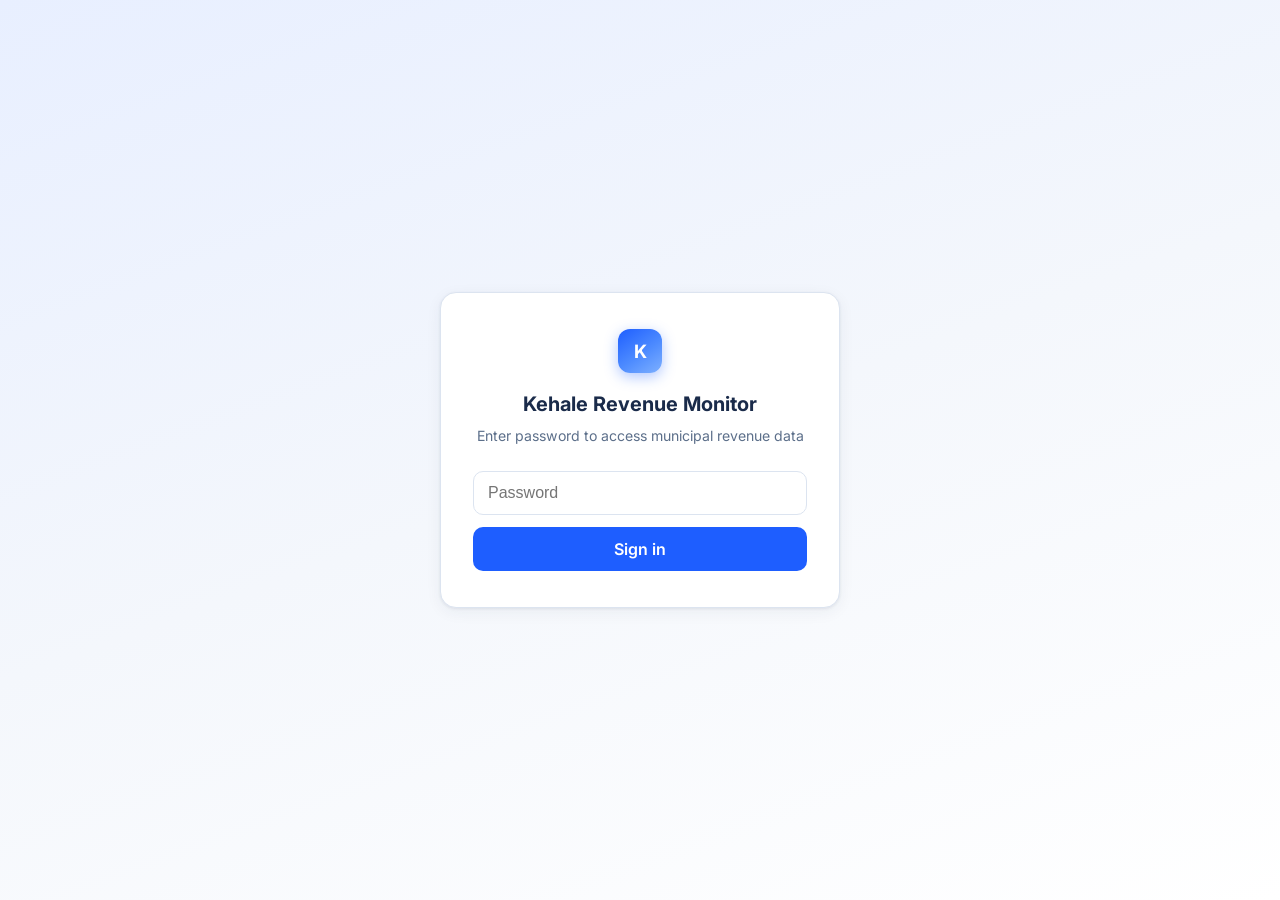
<file: dashboard/index.html>
<!DOCTYPE html>
<html lang="en">
<head>
  <meta charset="UTF-8" />
  <meta name="viewport" content="width=device-width, initial-scale=1.0" />
  <title>Kehale · Municipal Revenue Monitor</title>
  <link rel="preconnect" href="https://fonts.googleapis.com" />
  <link href="https://fonts.googleapis.com/css2?family=Inter:wght@400;500;600;700&family=IBM+Plex+Mono:wght@400;500&display=swap" rel="stylesheet" />
  <script src="https://cdn.plot.ly/plotly-2.35.2.min.js"></script>
  <link rel="stylesheet" href="styles.css?v=20260717s" />
</head>
<body>
  <!-- Password gate -->
  <div class="auth-gate" id="auth-gate">
    <div class="auth-card">
      <div class="logo auth-logo">K</div>
      <h2>Kehale Revenue Monitor</h2>
      <p class="auth-sub">Enter password to access municipal revenue data</p>
      <form id="auth-form">
        <input type="password" id="auth-password" placeholder="Password" autocomplete="current-password" required />
        <p class="auth-error hidden" id="auth-error">Incorrect password. Try again.</p>
        <button type="submit" class="auth-submit">Sign in</button>
      </form>
    </div>
  </div>

  <div class="loading hidden" id="loading">
    <div class="spinner"></div>
    <div>Loading revenue data…</div>
  </div>

  <div class="app hidden" id="app">
    <div class="app-chrome">
      <header class="header">
        <div class="header-brand">
          <div class="logo">K</div>
          <h1>Kehale Revenue Monitor</h1>
        </div>
        <nav class="header-nav" id="main-nav" aria-label="Main navigation">
          <button class="nav-btn nav-toggle" id="nav-toggle" type="button" aria-label="Open menu" aria-expanded="false">
            <span class="nav-toggle-icon"></span>
          </button>
          <div class="nav-links" id="nav-links">
            <button class="nav-btn active" data-page="overview"><span class="nav-icon" aria-hidden="true">◉</span><span>Overview</span></button>
            <button class="nav-btn" data-page="year-compare"><span class="nav-icon" aria-hidden="true">▤</span><span>Year Compare</span></button>
            <button class="nav-btn" data-page="tracker"><span class="nav-icon" aria-hidden="true">↑</span><span>Receivables</span></button>
            <button class="nav-btn" data-page="recv-tracker"><span class="nav-icon" aria-hidden="true">☰</span><span>Fee Split</span></button>
            <button class="nav-btn" data-page="muni-pay"><span class="nav-icon" aria-hidden="true">↓</span><span>Payments</span></button>
            <button class="nav-btn" data-page="categories"><span class="nav-icon" aria-hidden="true">▦</span><span>Categories</span></button>
            <button class="nav-btn" data-page="receivables"><span class="nav-icon" aria-hidden="true">◫</span><span>Analysis</span></button>
            <button class="nav-btn" data-page="rates"><span class="nav-icon" aria-hidden="true">⇄</span><span>Rates</span></button>
          </div>
        </nav>
      </header>

      <section class="filter-bar" aria-label="Data filters">
        <div class="filter-toolbar">
          <div class="filter-fields">
            <div class="field field-compact">
              <label for="filter-date-from">From</label>
              <input type="date" id="filter-date-from" />
            </div>
            <div class="field field-compact">
              <label for="filter-date-to">To</label>
              <input type="date" id="filter-date-to" />
            </div>
            <div class="field field-compact">
              <label for="filter-year">Year</label>
              <select id="filter-year"><option value="all">All</option></select>
            </div>
            <div class="field field-compact">
              <label for="filter-group">Group</label>
              <select id="filter-group"><option value="all">All</option></select>
            </div>
            <div class="field field-compact">
              <label for="filter-category">Category</label>
              <select id="filter-category"><option value="all">All categories</option></select>
            </div>
            <div class="field field-compact field-search-compact">
              <label for="filter-search">Search</label>
              <input type="search" id="filter-search" placeholder="Receipt, taxpayer, beneficiary…" />
            </div>
          </div>
          <div class="filter-toolbar-actions">
            <div class="currency-toggle" role="group" aria-label="Currency">
              <button class="currency-btn active" id="btn-usd" type="button" data-currency="usd">USD</button>
              <button class="currency-btn" id="btn-lbp" type="button" data-currency="lbp">LBP</button>
            </div>
            <button class="btn-ghost btn-compact" id="btn-reset" type="button">Reset</button>
          </div>
        </div>
        <div class="filter-meta">
          <div class="filter-chips" id="filter-chips" aria-live="polite"></div>
          <div class="filter-summary" id="filter-summary"></div>
        </div>
      </section>
    </div>

    <main class="content">
      <!-- OVERVIEW -->
      <section class="page active" id="page-overview">
        <div class="kpi-row" id="kpis"></div>
        <div class="grid-2">
          <div class="card"><h3>Received vs Paid Out by Year</h3><p class="chart-hint">Receivables = cash received (RECEIPTS). Payments = municipal outflows (MBS_PAYMENTS). Fee categories apply only to money in.</p><div id="chart-yearly" class="chart"></div></div>
          <div class="card"><h3>Fee Split Coverage</h3><p class="chart-hint">Fee CREDIT lines ÷ cash received. Near 100% means receipt journals balance.</p><div id="chart-collection" class="chart"></div></div>
        </div>
        <div class="card"><h3>Daily Amounts Received (filtered period)</h3><div id="chart-daily" class="chart"></div></div>
      </section>

      <!-- YEAR COMPARE -->
      <section class="page" id="page-year-compare">
        <div class="kpi-row compact" id="year-compare-kpis"></div>
        <div class="card">
          <h3>Year-by-Year Comparison</h3>
          <p class="chart-hint">One row per fiscal year — amounts received, paid out, and fee-split coverage. Click column headers to sort.</p>
          <div class="table-scroll table-scroll-tall">
            <table class="data-table sortable-table" id="table-year-compare">
              <thead><tr><!-- headers rendered by app.js --></tr></thead>
              <tbody></tbody>
              <tfoot><tr id="year-compare-totals"></tr></tfoot>
            </table>
          </div>
        </div>
        <div class="card"><h3>Allocation Coverage by Year</h3><div id="chart-year-compare" class="chart"></div></div>
      </section>

      <!-- RECEIVABLES = money received (receipts) -->
      <section class="page" id="page-tracker">
        <div class="kpi-row compact" id="tracker-kpis"></div>
        <div class="card">
          <div class="card-head">
            <h3>All Receivables (Received) <span class="muted" id="tracker-count"></span></h3>
            <div class="pager" id="pager-top"></div>
          </div>
          <div class="table-scroll">
            <table class="data-table sortable-table" id="payments-table">
              <thead>
                <tr><!-- headers rendered by app.js --></tr>
              </thead>
              <tbody></tbody>
            </table>
          </div>
          <div class="pager" id="pager-bottom"></div>
        </div>
      </section>

      <!-- FEE SPLIT of receivables -->
      <section class="page" id="page-recv-tracker">
        <div class="kpi-row compact" id="recv-kpis"></div>
        <div class="card">
          <div class="card-head">
            <h3>Fee Split of Receivables <span class="muted" id="recv-count"></span></h3>
            <div class="pager" id="recv-pager-top"></div>
          </div>
          <div class="table-scroll">
            <table class="data-table sortable-table" id="receivables-table">
              <thead>
                <tr><!-- headers rendered by app.js --></tr>
              </thead>
              <tbody></tbody>
            </table>
          </div>
          <div class="pager" id="recv-pager-bottom"></div>
        </div>
      </section>


      <!-- MUNICIPAL PAYMENTS = money paid out -->
      <section class="page" id="page-muni-pay">
        <div class="kpi-row compact" id="muni-pay-kpis"></div>
        <div class="card" id="muni-pay-banner"></div>
        <div class="card">
          <div class="card-head">
            <h3>Municipal Payments (Paid Out) <span class="muted" id="muni-pay-count"></span></h3>
            <div class="pager" id="muni-pager-top"></div>
          </div>
          <p class="chart-hint">Money paid by the municipality (MBS_PAYMENTS) — salaries, expenses, vendors. Not taxpayer fee categories.</p>
          <div class="table-scroll">
            <table class="data-table sortable-table" id="muni-payments-table">
              <thead><tr><!-- headers rendered by app.js --></tr></thead>
              <tbody></tbody>
            </table>
          </div>
          <div class="pager" id="muni-pager-bottom"></div>
        </div>
      </section>

      <!-- CATEGORIES: payment (expense) + receivable (income) budget lines -->
      <section class="page" id="page-categories">
        <div class="panel-tabs" id="categories-tabs" role="tablist" aria-label="Category type">
          <button type="button" class="panel-tab" role="tab" data-cat-tab="payments" aria-selected="false">Payments</button>
          <button type="button" class="panel-tab active" role="tab" data-cat-tab="receivables" aria-selected="true">Receivables</button>
        </div>
        <div class="card">
          <div class="card-head">
            <h3 id="categories-title">Receivable Categories</h3>
            <div class="field field-compact">
              <label for="categories-year">Year</label>
              <select id="categories-year"><option value="all">All</option></select>
            </div>
          </div>
          <p class="chart-hint" id="categories-hint">Official income budget sections for money received.</p>
          <div class="table-scroll"><table class="data-table" id="table-categories">
            <thead id="table-categories-head">
              <tr><th>Code</th><th>Category</th><th>Group</th><th class="num">Amount</th><th class="num">Lines</th><th class="col-actions"></th></tr>
            </thead>
            <tbody></tbody>
          </table></div>
        </div>
        <div class="card"><h3 id="categories-chart-title">By budget chapter</h3><div id="chart-group-bar" class="chart"></div></div>
      </section>

      <!-- FEE ALLOCATION ANALYSIS -->
      <section class="page" id="page-receivables">
        <div class="kpi-row compact" id="analysis-kpis"></div>
        <div class="grid-2">
          <div class="card">
            <h3>Fee Allocation vs Payments by Group</h3>
            <p class="chart-hint">Fee CREDIT allocation vs DEBIT-attributed payments per group. Both come from the payment journal — not assessments.</p>
            <div id="chart-analysis-group" class="chart"></div>
          </div>
          <div class="card">
            <h3>Allocation Match by Group</h3>
            <p class="chart-hint">Payments attributed ÷ fee allocated per group. Near 100% means CREDIT/DEBIT split aligns.</p>
            <div id="chart-analysis-rate" class="chart"></div>
          </div>
        </div>
        <div class="grid-2">
          <div class="card">
            <h3>Top Fee Categories</h3>
            <p class="chart-hint">Top 15 fee types by allocated payment amount.</p>
            <div id="chart-recv-bar" class="chart tall"></div>
          </div>
          <div class="card">
            <h3>Allocation Coverage by Year</h3>
            <p class="chart-hint">Fee-allocated ÷ cash receipts each year (data quality, not AR outstanding).</p>
            <div id="chart-gap" class="chart tall"></div>
          </div>
        </div>
        <div class="card">
          <h3>Group Breakdown</h3>
          <p class="chart-hint">Fee allocation by official income budget chapter/section (FEE_TANSSIB → MBS).</p>
          <div class="table-scroll">
            <table class="data-table" id="table-analysis-groups">
              <thead>
                <tr>
                  <th>Group</th>
                  <th class="num">Fees Allocated</th>
                  <th class="num">Payments</th>
                  <th class="num">Match %</th>
                  <th class="num">Diff</th>
                  <th class="num">Share</th>
                </tr>
              </thead>
              <tbody></tbody>
              <tfoot><tr id="analysis-groups-totals"></tr></tfoot>
            </table>
          </div>
        </div>
      </section>

      <!-- RATES -->
      <section class="page" id="page-rates">
        <div class="card"><h3>LBP → USD by Fiscal Year</h3><div id="chart-rates" class="chart"></div></div>
        <div class="card"><div class="table-scroll"><table class="data-table" id="table-rates">
          <thead><tr><th>Year</th><th class="num">LBP / USD</th><th class="num">USD / LBP</th><th>Source</th></tr></thead>
          <tbody></tbody>
        </table></div></div>
      </section>
    </main>
  </div>

  <!-- Payment detail drawer -->
  <div class="drawer-backdrop hidden" id="drawer-backdrop"></div>
  <aside class="drawer hidden" id="drawer">
    <div class="drawer-head">
      <button class="btn-icon hidden" id="drawer-back" type="button" aria-label="Back">←</button>
      <h2 id="drawer-title">Payment Detail</h2>
      <button class="btn-icon" id="drawer-close" type="button" aria-label="Close">✕</button>
    </div>
    <div class="drawer-body" id="drawer-body"></div>
  </aside>

  <script src="app.js?v=20260717s"></script>
</body>
</html>
</file>
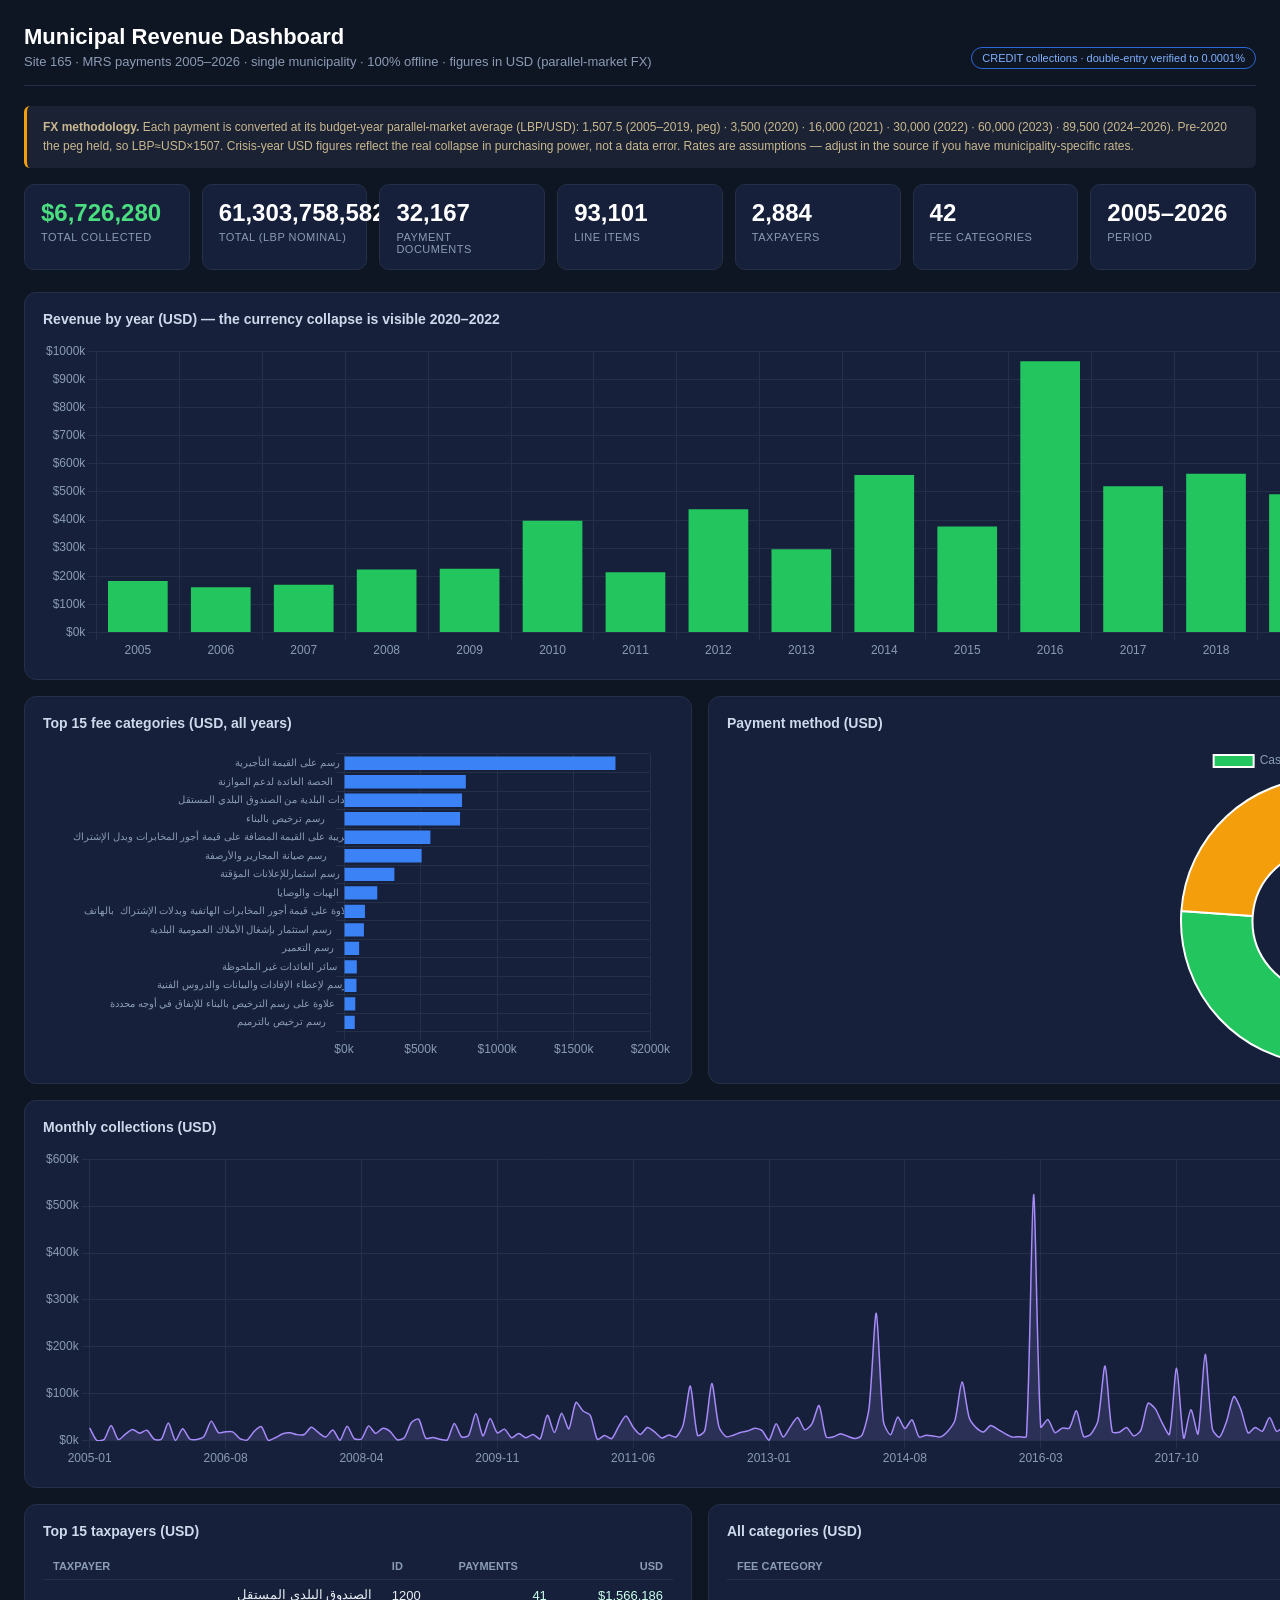
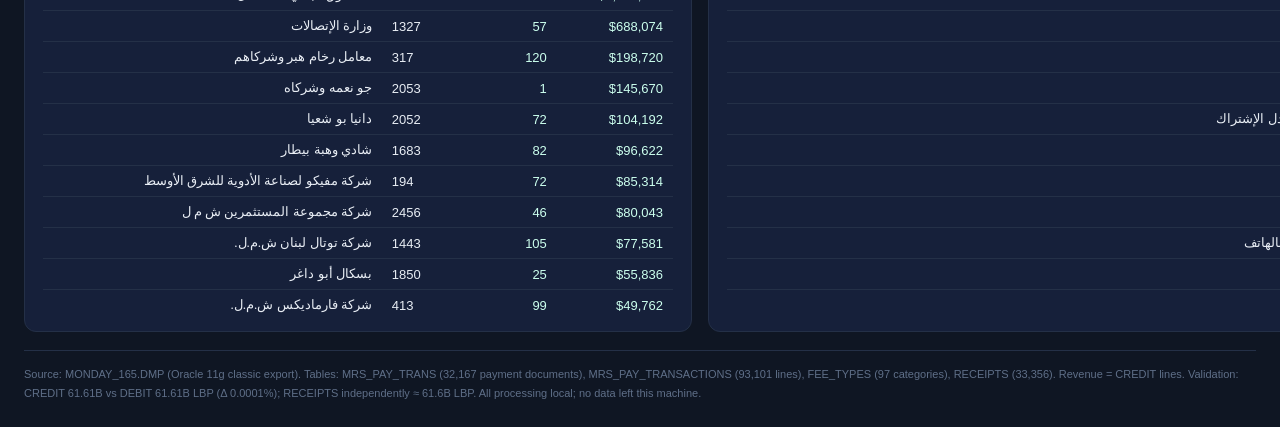
<file: municipal_analysis/Municipal_Revenue_Dashboard.html>
<!DOCTYPE html>
<html lang="en" dir="ltr">
<head>
<meta charset="utf-8"><meta name="viewport" content="width=device-width,initial-scale=1">
<title>Municipal Revenue Dashboard — Site 165</title>
<style>
*{box-sizing:border-box;margin:0;padding:0}
body{font-family:'Segoe UI',Tahoma,Arial,sans-serif;background:#0f1623;color:#e8edf4;padding:24px;max-width:1280px;margin:0 auto}
h1{font-size:22px;font-weight:700;color:#fff}
.sub{color:#8b9bb4;font-size:13px;margin-top:4px}
.bar{display:flex;justify-content:space-between;align-items:flex-end;flex-wrap:wrap;gap:12px;border-bottom:1px solid #243047;padding-bottom:16px;margin-bottom:20px}
.badge{background:#16203200;border:1px solid #2c66d8;color:#7eb0ff;font-size:11px;padding:4px 10px;border-radius:20px}
.kpis{display:grid;grid-template-columns:repeat(auto-fit,minmax(150px,1fr));gap:12px;margin-bottom:22px}
.kpi{background:#16203a;border:1px solid #243047;border-radius:10px;padding:14px 16px}
.kpi .v{font-size:24px;font-weight:700;color:#fff}
.kpi .l{font-size:11px;color:#8b9bb4;margin-top:4px;text-transform:uppercase;letter-spacing:.5px}
.kpi .v.usd{color:#4ade80}
.grid{display:grid;grid-template-columns:1fr 1fr;gap:16px;margin-bottom:16px}
.card{background:#16203a;border:1px solid #243047;border-radius:12px;padding:18px}
.card h2{font-size:14px;color:#cdd9ec;margin-bottom:14px;font-weight:600}
.card.full{grid-column:1/-1}
canvas{max-height:320px}
table{width:100%;border-collapse:collapse;font-size:13px}
th,td{padding:7px 10px;text-align:left;border-bottom:1px solid #243047}
th{color:#8b9bb4;font-weight:600;font-size:11px;text-transform:uppercase}
td.ar{direction:rtl;text-align:right;font-family:Tahoma}
td.num{text-align:right;font-variant-numeric:tabular-nums;color:#cfe}
.note{background:#1a2233;border-left:3px solid #f59e0b;padding:12px 16px;border-radius:6px;font-size:12px;color:#c9b890;margin-bottom:16px;line-height:1.6}
.foot{color:#5f6f88;font-size:11px;margin-top:18px;line-height:1.7;border-top:1px solid #243047;padding-top:14px}
@media(max-width:860px){.grid{grid-template-columns:1fr}}
</style></head>
<body>
<div class="bar">
 <div><h1>Municipal Revenue Dashboard</h1>
 <div class="sub">Site 165 · MRS payments 2005–2026 · single municipality · 100% offline · figures in USD (parallel-market FX)</div></div>
 <span class="badge">CREDIT collections · double-entry verified to 0.0001%</span>
</div>

<div class="note">
<b>FX methodology.</b> Each payment is converted at its budget-year parallel-market average (LBP/USD): 1,507.5 (2005–2019, peg) · 3,500 (2020) · 16,000 (2021) · 30,000 (2022) · 60,000 (2023) · 89,500 (2024–2026). Pre-2020 the peg held, so LBP≈USD×1507. Crisis-year USD figures reflect the real collapse in purchasing power, not a data error. Rates are assumptions — adjust in the source if you have municipality-specific rates.
</div>

<div class="kpis" id="kpis"></div>

<div class="grid">
 <div class="card full"><h2>Revenue by year (USD) — the currency collapse is visible 2020–2022</h2><canvas id="cYear"></canvas></div>
 <div class="card"><h2>Top 15 fee categories (USD, all years)</h2><canvas id="cCat"></canvas></div>
 <div class="card"><h2>Payment method (USD)</h2><canvas id="cPay"></canvas></div>
 <div class="card full"><h2>Monthly collections (USD)</h2><canvas id="cMonth"></canvas></div>
 <div class="card"><h2>Top 15 taxpayers (USD)</h2><div style="max-height:360px;overflow:auto"><table id="tTax"><thead><tr><th>Taxpayer</th><th>ID</th><th>Payments</th><th style="text-align:right">USD</th></tr></thead><tbody></tbody></table></div></div>
 <div class="card"><h2>All categories (USD)</h2><div style="max-height:360px;overflow:auto"><table id="tCat"><thead><tr><th>Fee category</th><th>Lines</th><th style="text-align:right">USD</th></tr></thead><tbody></tbody></table></div></div>
</div>

<div class="foot">
 Source: MONDAY_165.DMP (Oracle 11g classic export). Tables: MRS_PAY_TRANS (32,167 payment documents), MRS_PAY_TRANSACTIONS (93,101 lines), FEE_TYPES (97 categories), RECEIPTS (33,356). Revenue = CREDIT lines. Validation: CREDIT 61.61B vs DEBIT 61.61B LBP (Δ 0.0001%); RECEIPTS independently ≈ 61.6B LBP. All processing local; no data left this machine.
</div>

<script>/*!
 * Chart.js v4.4.1
 * https://www.chartjs.org
 * (c) 2023 Chart.js Contributors
 * Released under the MIT License
 */
!function(t,e){"object"==typeof exports&&"undefined"!=typeof module?module.exports=e():"function"==typeof define&&define.amd?define(e):(t="undefined"!=typeof globalThis?globalThis:t||self).Chart=e()}(this,(function(){"use strict";var t=Object.freeze({__proto__:null,get Colors(){return Go},get Decimation(){return Qo},get Filler(){return ma},get Legend(){return ya},get SubTitle(){return ka},get Title(){return Ma},get Tooltip(){return Ba}});function e(){}const i=(()=>{let t=0;return()=>t++})();function s(t){return null==t}function n(t){if(Array.isArray&&Array.isArray(t))return!0;const e=Object.prototype.toString.call(t);return"[object"===e.slice(0,7)&&"Array]"===e.slice(-6)}function o(t){return null!==t&&"[object Object]"===Object.prototype.toString.call(t)}function a(t){return("number"==typeof t||t instanceof Number)&&isFinite(+t)}function r(t,e){return a(t)?t:e}function l(t,e){return void 0===t?e:t}const h=(t,e)=>"string"==typeof t&&t.endsWith("%")?parseFloat(t)/100:+t/e,c=(t,e)=>"string"==typeof t&&t.endsWith("%")?parseFloat(t)/100*e:+t;function d(t,e,i){if(t&&"function"==typeof t.call)return t.apply(i,e)}function u(t,e,i,s){let a,r,l;if(n(t))if(r=t.length,s)for(a=r-1;a>=0;a--)e.call(i,t[a],a);else for(a=0;a<r;a++)e.call(i,t[a],a);else if(o(t))for(l=Object.keys(t),r=l.length,a=0;a<r;a++)e.call(i,t[l[a]],l[a])}function f(t,e){let i,s,n,o;if(!t||!e||t.length!==e.length)return!1;for(i=0,s=t.length;i<s;++i)if(n=t[i],o=e[i],n.datasetIndex!==o.datasetIndex||n.index!==o.index)return!1;return!0}function g(t){if(n(t))return t.map(g);if(o(t)){const e=Object.create(null),i=Object.keys(t),s=i.length;let n=0;for(;n<s;++n)e[i[n]]=g(t[i[n]]);return e}return t}function p(t){return-1===["__proto__","prototype","constructor"].indexOf(t)}function m(t,e,i,s){if(!p(t))return;const n=e[t],a=i[t];o(n)&&o(a)?b(n,a,s):e[t]=g(a)}function b(t,e,i){const s=n(e)?e:[e],a=s.length;if(!o(t))return t;const r=(i=i||{}).merger||m;let l;for(let e=0;e<a;++e){if(l=s[e],!o(l))continue;const n=Object.keys(l);for(let e=0,s=n.length;e<s;++e)r(n[e],t,l,i)}return t}function x(t,e){return b(t,e,{merger:_})}function _(t,e,i){if(!p(t))return;const s=e[t],n=i[t];o(s)&&o(n)?x(s,n):Object.prototype.hasOwnProperty.call(e,t)||(e[t]=g(n))}const y={"":t=>t,x:t=>t.x,y:t=>t.y};function v(t){const e=t.split("."),i=[];let s="";for(const t of e)s+=t,s.endsWith("\\")?s=s.slice(0,-1)+".":(i.push(s),s="");return i}function M(t,e){const i=y[e]||(y[e]=function(t){const e=v(t);return t=>{for(const i of e){if(""===i)break;t=t&&t[i]}return t}}(e));return i(t)}function w(t){return t.charAt(0).toUpperCase()+t.slice(1)}const k=t=>void 0!==t,S=t=>"function"==typeof t,P=(t,e)=>{if(t.size!==e.size)return!1;for(const i of t)if(!e.has(i))return!1;return!0};function D(t){return"mouseup"===t.type||"click"===t.type||"contextmenu"===t.type}const C=Math.PI,O=2*C,A=O+C,T=Number.POSITIVE_INFINITY,L=C/180,E=C/2,R=C/4,I=2*C/3,z=Math.log10,F=Math.sign;function V(t,e,i){return Math.abs(t-e)<i}function B(t){const e=Math.round(t);t=V(t,e,t/1e3)?e:t;const i=Math.pow(10,Math.floor(z(t))),s=t/i;return(s<=1?1:s<=2?2:s<=5?5:10)*i}function W(t){const e=[],i=Math.sqrt(t);let s;for(s=1;s<i;s++)t%s==0&&(e.push(s),e.push(t/s));return i===(0|i)&&e.push(i),e.sort(((t,e)=>t-e)).pop(),e}function N(t){return!isNaN(parseFloat(t))&&isFinite(t)}function H(t,e){const i=Math.round(t);return i-e<=t&&i+e>=t}function j(t,e,i){let s,n,o;for(s=0,n=t.length;s<n;s++)o=t[s][i],isNaN(o)||(e.min=Math.min(e.min,o),e.max=Math.max(e.max,o))}function $(t){return t*(C/180)}function Y(t){return t*(180/C)}function U(t){if(!a(t))return;let e=1,i=0;for(;Math.round(t*e)/e!==t;)e*=10,i++;return i}function X(t,e){const i=e.x-t.x,s=e.y-t.y,n=Math.sqrt(i*i+s*s);let o=Math.atan2(s,i);return o<-.5*C&&(o+=O),{angle:o,distance:n}}function q(t,e){return Math.sqrt(Math.pow(e.x-t.x,2)+Math.pow(e.y-t.y,2))}function K(t,e){return(t-e+A)%O-C}function G(t){return(t%O+O)%O}function Z(t,e,i,s){const n=G(t),o=G(e),a=G(i),r=G(o-n),l=G(a-n),h=G(n-o),c=G(n-a);return n===o||n===a||s&&o===a||r>l&&h<c}function J(t,e,i){return Math.max(e,Math.min(i,t))}function Q(t){return J(t,-32768,32767)}function tt(t,e,i,s=1e-6){return t>=Math.min(e,i)-s&&t<=Math.max(e,i)+s}function et(t,e,i){i=i||(i=>t[i]<e);let s,n=t.length-1,o=0;for(;n-o>1;)s=o+n>>1,i(s)?o=s:n=s;return{lo:o,hi:n}}const it=(t,e,i,s)=>et(t,i,s?s=>{const n=t[s][e];return n<i||n===i&&t[s+1][e]===i}:s=>t[s][e]<i),st=(t,e,i)=>et(t,i,(s=>t[s][e]>=i));function nt(t,e,i){let s=0,n=t.length;for(;s<n&&t[s]<e;)s++;for(;n>s&&t[n-1]>i;)n--;return s>0||n<t.length?t.slice(s,n):t}const ot=["push","pop","shift","splice","unshift"];function at(t,e){t._chartjs?t._chartjs.listeners.push(e):(Object.defineProperty(t,"_chartjs",{configurable:!0,enumerable:!1,value:{listeners:[e]}}),ot.forEach((e=>{const i="_onData"+w(e),s=t[e];Object.defineProperty(t,e,{configurable:!0,enumerable:!1,value(...e){const n=s.apply(this,e);return t._chartjs.listeners.forEach((t=>{"function"==typeof t[i]&&t[i](...e)})),n}})})))}function rt(t,e){const i=t._chartjs;if(!i)return;const s=i.listeners,n=s.indexOf(e);-1!==n&&s.splice(n,1),s.length>0||(ot.forEach((e=>{delete t[e]})),delete t._chartjs)}function lt(t){const e=new Set(t);return e.size===t.length?t:Array.from(e)}const ht="undefined"==typeof window?function(t){return t()}:window.requestAnimationFrame;function ct(t,e){let i=[],s=!1;return function(...n){i=n,s||(s=!0,ht.call(window,(()=>{s=!1,t.apply(e,i)})))}}function dt(t,e){let i;return function(...s){return e?(clearTimeout(i),i=setTimeout(t,e,s)):t.apply(this,s),e}}const ut=t=>"start"===t?"left":"end"===t?"right":"center",ft=(t,e,i)=>"start"===t?e:"end"===t?i:(e+i)/2,gt=(t,e,i,s)=>t===(s?"left":"right")?i:"center"===t?(e+i)/2:e;function pt(t,e,i){const s=e.length;let n=0,o=s;if(t._sorted){const{iScale:a,_parsed:r}=t,l=a.axis,{min:h,max:c,minDefined:d,maxDefined:u}=a.getUserBounds();d&&(n=J(Math.min(it(r,l,h).lo,i?s:it(e,l,a.getPixelForValue(h)).lo),0,s-1)),o=u?J(Math.max(it(r,a.axis,c,!0).hi+1,i?0:it(e,l,a.getPixelForValue(c),!0).hi+1),n,s)-n:s-n}return{start:n,count:o}}function mt(t){const{xScale:e,yScale:i,_scaleRanges:s}=t,n={xmin:e.min,xmax:e.max,ymin:i.min,ymax:i.max};if(!s)return t._scaleRanges=n,!0;const o=s.xmin!==e.min||s.xmax!==e.max||s.ymin!==i.min||s.ymax!==i.max;return Object.assign(s,n),o}class bt{constructor(){this._request=null,this._charts=new Map,this._running=!1,this._lastDate=void 0}_notify(t,e,i,s){const n=e.listeners[s],o=e.duration;n.forEach((s=>s({chart:t,initial:e.initial,numSteps:o,currentStep:Math.min(i-e.start,o)})))}_refresh(){this._request||(this._running=!0,this._request=ht.call(window,(()=>{this._update(),this._request=null,this._running&&this._refresh()})))}_update(t=Date.now()){let e=0;this._charts.forEach(((i,s)=>{if(!i.running||!i.items.length)return;const n=i.items;let o,a=n.length-1,r=!1;for(;a>=0;--a)o=n[a],o._active?(o._total>i.duration&&(i.duration=o._total),o.tick(t),r=!0):(n[a]=n[n.length-1],n.pop());r&&(s.draw(),this._notify(s,i,t,"progress")),n.length||(i.running=!1,this._notify(s,i,t,"complete"),i.initial=!1),e+=n.length})),this._lastDate=t,0===e&&(this._running=!1)}_getAnims(t){const e=this._charts;let i=e.get(t);return i||(i={running:!1,initial:!0,items:[],listeners:{complete:[],progress:[]}},e.set(t,i)),i}listen(t,e,i){this._getAnims(t).listeners[e].push(i)}add(t,e){e&&e.length&&this._getAnims(t).items.push(...e)}has(t){return this._getAnims(t).items.length>0}start(t){const e=this._charts.get(t);e&&(e.running=!0,e.start=Date.now(),e.duration=e.items.reduce(((t,e)=>Math.max(t,e._duration)),0),this._refresh())}running(t){if(!this._running)return!1;const e=this._charts.get(t);return!!(e&&e.running&&e.items.length)}stop(t){const e=this._charts.get(t);if(!e||!e.items.length)return;const i=e.items;let s=i.length-1;for(;s>=0;--s)i[s].cancel();e.items=[],this._notify(t,e,Date.now(),"complete")}remove(t){return this._charts.delete(t)}}var xt=new bt;
/*!
 * @kurkle/color v0.3.2
 * https://github.com/kurkle/color#readme
 * (c) 2023 Jukka Kurkela
 * Released under the MIT License
 */function _t(t){return t+.5|0}const yt=(t,e,i)=>Math.max(Math.min(t,i),e);function vt(t){return yt(_t(2.55*t),0,255)}function Mt(t){return yt(_t(255*t),0,255)}function wt(t){return yt(_t(t/2.55)/100,0,1)}function kt(t){return yt(_t(100*t),0,100)}const St={0:0,1:1,2:2,3:3,4:4,5:5,6:6,7:7,8:8,9:9,A:10,B:11,C:12,D:13,E:14,F:15,a:10,b:11,c:12,d:13,e:14,f:15},Pt=[..."0123456789ABCDEF"],Dt=t=>Pt[15&t],Ct=t=>Pt[(240&t)>>4]+Pt[15&t],Ot=t=>(240&t)>>4==(15&t);function At(t){var e=(t=>Ot(t.r)&&Ot(t.g)&&Ot(t.b)&&Ot(t.a))(t)?Dt:Ct;return t?"#"+e(t.r)+e(t.g)+e(t.b)+((t,e)=>t<255?e(t):"")(t.a,e):void 0}const Tt=/^(hsla?|hwb|hsv)\(\s*([-+.e\d]+)(?:deg)?[\s,]+([-+.e\d]+)%[\s,]+([-+.e\d]+)%(?:[\s,]+([-+.e\d]+)(%)?)?\s*\)$/;function Lt(t,e,i){const s=e*Math.min(i,1-i),n=(e,n=(e+t/30)%12)=>i-s*Math.max(Math.min(n-3,9-n,1),-1);return[n(0),n(8),n(4)]}function Et(t,e,i){const s=(s,n=(s+t/60)%6)=>i-i*e*Math.max(Math.min(n,4-n,1),0);return[s(5),s(3),s(1)]}function Rt(t,e,i){const s=Lt(t,1,.5);let n;for(e+i>1&&(n=1/(e+i),e*=n,i*=n),n=0;n<3;n++)s[n]*=1-e-i,s[n]+=e;return s}function It(t){const e=t.r/255,i=t.g/255,s=t.b/255,n=Math.max(e,i,s),o=Math.min(e,i,s),a=(n+o)/2;let r,l,h;return n!==o&&(h=n-o,l=a>.5?h/(2-n-o):h/(n+o),r=function(t,e,i,s,n){return t===n?(e-i)/s+(e<i?6:0):e===n?(i-t)/s+2:(t-e)/s+4}(e,i,s,h,n),r=60*r+.5),[0|r,l||0,a]}function zt(t,e,i,s){return(Array.isArray(e)?t(e[0],e[1],e[2]):t(e,i,s)).map(Mt)}function Ft(t,e,i){return zt(Lt,t,e,i)}function Vt(t){return(t%360+360)%360}function Bt(t){const e=Tt.exec(t);let i,s=255;if(!e)return;e[5]!==i&&(s=e[6]?vt(+e[5]):Mt(+e[5]));const n=Vt(+e[2]),o=+e[3]/100,a=+e[4]/100;return i="hwb"===e[1]?function(t,e,i){return zt(Rt,t,e,i)}(n,o,a):"hsv"===e[1]?function(t,e,i){return zt(Et,t,e,i)}(n,o,a):Ft(n,o,a),{r:i[0],g:i[1],b:i[2],a:s}}const Wt={x:"dark",Z:"light",Y:"re",X:"blu",W:"gr",V:"medium",U:"slate",A:"ee",T:"ol",S:"or",B:"ra",C:"lateg",D:"ights",R:"in",Q:"turquois",E:"hi",P:"ro",O:"al",N:"le",M:"de",L:"yello",F:"en",K:"ch",G:"arks",H:"ea",I:"ightg",J:"wh"},Nt={OiceXe:"f0f8ff",antiquewEte:"faebd7",aqua:"ffff",aquamarRe:"7fffd4",azuY:"f0ffff",beige:"f5f5dc",bisque:"ffe4c4",black:"0",blanKedOmond:"ffebcd",Xe:"ff",XeviTet:"8a2be2",bPwn:"a52a2a",burlywood:"deb887",caMtXe:"5f9ea0",KartYuse:"7fff00",KocTate:"d2691e",cSO:"ff7f50",cSnflowerXe:"6495ed",cSnsilk:"fff8dc",crimson:"dc143c",cyan:"ffff",xXe:"8b",xcyan:"8b8b",xgTMnPd:"b8860b",xWay:"a9a9a9",xgYF:"6400",xgYy:"a9a9a9",xkhaki:"bdb76b",xmagFta:"8b008b",xTivegYF:"556b2f",xSange:"ff8c00",xScEd:"9932cc",xYd:"8b0000",xsOmon:"e9967a",xsHgYF:"8fbc8f",xUXe:"483d8b",xUWay:"2f4f4f",xUgYy:"2f4f4f",xQe:"ced1",xviTet:"9400d3",dAppRk:"ff1493",dApskyXe:"bfff",dimWay:"696969",dimgYy:"696969",dodgerXe:"1e90ff",fiYbrick:"b22222",flSOwEte:"fffaf0",foYstWAn:"228b22",fuKsia:"ff00ff",gaRsbSo:"dcdcdc",ghostwEte:"f8f8ff",gTd:"ffd700",gTMnPd:"daa520",Way:"808080",gYF:"8000",gYFLw:"adff2f",gYy:"808080",honeyMw:"f0fff0",hotpRk:"ff69b4",RdianYd:"cd5c5c",Rdigo:"4b0082",ivSy:"fffff0",khaki:"f0e68c",lavFMr:"e6e6fa",lavFMrXsh:"fff0f5",lawngYF:"7cfc00",NmoncEffon:"fffacd",ZXe:"add8e6",ZcSO:"f08080",Zcyan:"e0ffff",ZgTMnPdLw:"fafad2",ZWay:"d3d3d3",ZgYF:"90ee90",ZgYy:"d3d3d3",ZpRk:"ffb6c1",ZsOmon:"ffa07a",ZsHgYF:"20b2aa",ZskyXe:"87cefa",ZUWay:"778899",ZUgYy:"778899",ZstAlXe:"b0c4de",ZLw:"ffffe0",lime:"ff00",limegYF:"32cd32",lRF:"faf0e6",magFta:"ff00ff",maPon:"800000",VaquamarRe:"66cdaa",VXe:"cd",VScEd:"ba55d3",VpurpN:"9370db",VsHgYF:"3cb371",VUXe:"7b68ee",VsprRggYF:"fa9a",VQe:"48d1cc",VviTetYd:"c71585",midnightXe:"191970",mRtcYam:"f5fffa",mistyPse:"ffe4e1",moccasR:"ffe4b5",navajowEte:"ffdead",navy:"80",Tdlace:"fdf5e6",Tive:"808000",TivedBb:"6b8e23",Sange:"ffa500",SangeYd:"ff4500",ScEd:"da70d6",pOegTMnPd:"eee8aa",pOegYF:"98fb98",pOeQe:"afeeee",pOeviTetYd:"db7093",papayawEp:"ffefd5",pHKpuff:"ffdab9",peru:"cd853f",pRk:"ffc0cb",plum:"dda0dd",powMrXe:"b0e0e6",purpN:"800080",YbeccapurpN:"663399",Yd:"ff0000",Psybrown:"bc8f8f",PyOXe:"4169e1",saddNbPwn:"8b4513",sOmon:"fa8072",sandybPwn:"f4a460",sHgYF:"2e8b57",sHshell:"fff5ee",siFna:"a0522d",silver:"c0c0c0",skyXe:"87ceeb",UXe:"6a5acd",UWay:"708090",UgYy:"708090",snow:"fffafa",sprRggYF:"ff7f",stAlXe:"4682b4",tan:"d2b48c",teO:"8080",tEstN:"d8bfd8",tomato:"ff6347",Qe:"40e0d0",viTet:"ee82ee",JHt:"f5deb3",wEte:"ffffff",wEtesmoke:"f5f5f5",Lw:"ffff00",LwgYF:"9acd32"};let Ht;function jt(t){Ht||(Ht=function(){const t={},e=Object.keys(Nt),i=Object.keys(Wt);let s,n,o,a,r;for(s=0;s<e.length;s++){for(a=r=e[s],n=0;n<i.length;n++)o=i[n],r=r.replace(o,Wt[o]);o=parseInt(Nt[a],16),t[r]=[o>>16&255,o>>8&255,255&o]}return t}(),Ht.transparent=[0,0,0,0]);const e=Ht[t.toLowerCase()];return e&&{r:e[0],g:e[1],b:e[2],a:4===e.length?e[3]:255}}const $t=/^rgba?\(\s*([-+.\d]+)(%)?[\s,]+([-+.e\d]+)(%)?[\s,]+([-+.e\d]+)(%)?(?:[\s,/]+([-+.e\d]+)(%)?)?\s*\)$/;const Yt=t=>t<=.0031308?12.92*t:1.055*Math.pow(t,1/2.4)-.055,Ut=t=>t<=.04045?t/12.92:Math.pow((t+.055)/1.055,2.4);function Xt(t,e,i){if(t){let s=It(t);s[e]=Math.max(0,Math.min(s[e]+s[e]*i,0===e?360:1)),s=Ft(s),t.r=s[0],t.g=s[1],t.b=s[2]}}function qt(t,e){return t?Object.assign(e||{},t):t}function Kt(t){var e={r:0,g:0,b:0,a:255};return Array.isArray(t)?t.length>=3&&(e={r:t[0],g:t[1],b:t[2],a:255},t.length>3&&(e.a=Mt(t[3]))):(e=qt(t,{r:0,g:0,b:0,a:1})).a=Mt(e.a),e}function Gt(t){return"r"===t.charAt(0)?function(t){const e=$t.exec(t);let i,s,n,o=255;if(e){if(e[7]!==i){const t=+e[7];o=e[8]?vt(t):yt(255*t,0,255)}return i=+e[1],s=+e[3],n=+e[5],i=255&(e[2]?vt(i):yt(i,0,255)),s=255&(e[4]?vt(s):yt(s,0,255)),n=255&(e[6]?vt(n):yt(n,0,255)),{r:i,g:s,b:n,a:o}}}(t):Bt(t)}class Zt{constructor(t){if(t instanceof Zt)return t;const e=typeof t;let i;var s,n,o;"object"===e?i=Kt(t):"string"===e&&(o=(s=t).length,"#"===s[0]&&(4===o||5===o?n={r:255&17*St[s[1]],g:255&17*St[s[2]],b:255&17*St[s[3]],a:5===o?17*St[s[4]]:255}:7!==o&&9!==o||(n={r:St[s[1]]<<4|St[s[2]],g:St[s[3]]<<4|St[s[4]],b:St[s[5]]<<4|St[s[6]],a:9===o?St[s[7]]<<4|St[s[8]]:255})),i=n||jt(t)||Gt(t)),this._rgb=i,this._valid=!!i}get valid(){return this._valid}get rgb(){var t=qt(this._rgb);return t&&(t.a=wt(t.a)),t}set rgb(t){this._rgb=Kt(t)}rgbString(){return this._valid?(t=this._rgb)&&(t.a<255?`rgba(${t.r}, ${t.g}, ${t.b}, ${wt(t.a)})`:`rgb(${t.r}, ${t.g}, ${t.b})`):void 0;var t}hexString(){return this._valid?At(this._rgb):void 0}hslString(){return this._valid?function(t){if(!t)return;const e=It(t),i=e[0],s=kt(e[1]),n=kt(e[2]);return t.a<255?`hsla(${i}, ${s}%, ${n}%, ${wt(t.a)})`:`hsl(${i}, ${s}%, ${n}%)`}(this._rgb):void 0}mix(t,e){if(t){const i=this.rgb,s=t.rgb;let n;const o=e===n?.5:e,a=2*o-1,r=i.a-s.a,l=((a*r==-1?a:(a+r)/(1+a*r))+1)/2;n=1-l,i.r=255&l*i.r+n*s.r+.5,i.g=255&l*i.g+n*s.g+.5,i.b=255&l*i.b+n*s.b+.5,i.a=o*i.a+(1-o)*s.a,this.rgb=i}return this}interpolate(t,e){return t&&(this._rgb=function(t,e,i){const s=Ut(wt(t.r)),n=Ut(wt(t.g)),o=Ut(wt(t.b));return{r:Mt(Yt(s+i*(Ut(wt(e.r))-s))),g:Mt(Yt(n+i*(Ut(wt(e.g))-n))),b:Mt(Yt(o+i*(Ut(wt(e.b))-o))),a:t.a+i*(e.a-t.a)}}(this._rgb,t._rgb,e)),this}clone(){return new Zt(this.rgb)}alpha(t){return this._rgb.a=Mt(t),this}clearer(t){return this._rgb.a*=1-t,this}greyscale(){const t=this._rgb,e=_t(.3*t.r+.59*t.g+.11*t.b);return t.r=t.g=t.b=e,this}opaquer(t){return this._rgb.a*=1+t,this}negate(){const t=this._rgb;return t.r=255-t.r,t.g=255-t.g,t.b=255-t.b,this}lighten(t){return Xt(this._rgb,2,t),this}darken(t){return Xt(this._rgb,2,-t),this}saturate(t){return Xt(this._rgb,1,t),this}desaturate(t){return Xt(this._rgb,1,-t),this}rotate(t){return function(t,e){var i=It(t);i[0]=Vt(i[0]+e),i=Ft(i),t.r=i[0],t.g=i[1],t.b=i[2]}(this._rgb,t),this}}function Jt(t){if(t&&"object"==typeof t){const e=t.toString();return"[object CanvasPattern]"===e||"[object CanvasGradient]"===e}return!1}function Qt(t){return Jt(t)?t:new Zt(t)}function te(t){return Jt(t)?t:new Zt(t).saturate(.5).darken(.1).hexString()}const ee=["x","y","borderWidth","radius","tension"],ie=["color","borderColor","backgroundColor"];const se=new Map;function ne(t,e,i){return function(t,e){e=e||{};const i=t+JSON.stringify(e);let s=se.get(i);return s||(s=new Intl.NumberFormat(t,e),se.set(i,s)),s}(e,i).format(t)}const oe={values:t=>n(t)?t:""+t,numeric(t,e,i){if(0===t)return"0";const s=this.chart.options.locale;let n,o=t;if(i.length>1){const e=Math.max(Math.abs(i[0].value),Math.abs(i[i.length-1].value));(e<1e-4||e>1e15)&&(n="scientific"),o=function(t,e){let i=e.length>3?e[2].value-e[1].value:e[1].value-e[0].value;Math.abs(i)>=1&&t!==Math.floor(t)&&(i=t-Math.floor(t));return i}(t,i)}const a=z(Math.abs(o)),r=isNaN(a)?1:Math.max(Math.min(-1*Math.floor(a),20),0),l={notation:n,minimumFractionDigits:r,maximumFractionDigits:r};return Object.assign(l,this.options.ticks.format),ne(t,s,l)},logarithmic(t,e,i){if(0===t)return"0";const s=i[e].significand||t/Math.pow(10,Math.floor(z(t)));return[1,2,3,5,10,15].includes(s)||e>.8*i.length?oe.numeric.call(this,t,e,i):""}};var ae={formatters:oe};const re=Object.create(null),le=Object.create(null);function he(t,e){if(!e)return t;const i=e.split(".");for(let e=0,s=i.length;e<s;++e){const s=i[e];t=t[s]||(t[s]=Object.create(null))}return t}function ce(t,e,i){return"string"==typeof e?b(he(t,e),i):b(he(t,""),e)}class de{constructor(t,e){this.animation=void 0,this.backgroundColor="rgba(0,0,0,0.1)",this.borderColor="rgba(0,0,0,0.1)",this.color="#666",this.datasets={},this.devicePixelRatio=t=>t.chart.platform.getDevicePixelRatio(),this.elements={},this.events=["mousemove","mouseout","click","touchstart","touchmove"],this.font={family:"'Helvetica Neue', 'Helvetica', 'Arial', sans-serif",size:12,style:"normal",lineHeight:1.2,weight:null},this.hover={},this.hoverBackgroundColor=(t,e)=>te(e.backgroundColor),this.hoverBorderColor=(t,e)=>te(e.borderColor),this.hoverColor=(t,e)=>te(e.color),this.indexAxis="x",this.interaction={mode:"nearest",intersect:!0,includeInvisible:!1},this.maintainAspectRatio=!0,this.onHover=null,this.onClick=null,this.parsing=!0,this.plugins={},this.responsive=!0,this.scale=void 0,this.scales={},this.showLine=!0,this.drawActiveElementsOnTop=!0,this.describe(t),this.apply(e)}set(t,e){return ce(this,t,e)}get(t){return he(this,t)}describe(t,e){return ce(le,t,e)}override(t,e){return ce(re,t,e)}route(t,e,i,s){const n=he(this,t),a=he(this,i),r="_"+e;Object.defineProperties(n,{[r]:{value:n[e],writable:!0},[e]:{enumerable:!0,get(){const t=this[r],e=a[s];return o(t)?Object.assign({},e,t):l(t,e)},set(t){this[r]=t}}})}apply(t){t.forEach((t=>t(this)))}}var ue=new de({_scriptable:t=>!t.startsWith("on"),_indexable:t=>"events"!==t,hover:{_fallback:"interaction"},interaction:{_scriptable:!1,_indexable:!1}},[function(t){t.set("animation",{delay:void 0,duration:1e3,easing:"easeOutQuart",fn:void 0,from:void 0,loop:void 0,to:void 0,type:void 0}),t.describe("animation",{_fallback:!1,_indexable:!1,_scriptable:t=>"onProgress"!==t&&"onComplete"!==t&&"fn"!==t}),t.set("animations",{colors:{type:"color",properties:ie},numbers:{type:"number",properties:ee}}),t.describe("animations",{_fallback:"animation"}),t.set("transitions",{active:{animation:{duration:400}},resize:{animation:{duration:0}},show:{animations:{colors:{from:"transparent"},visible:{type:"boolean",duration:0}}},hide:{animations:{colors:{to:"transparent"},visible:{type:"boolean",easing:"linear",fn:t=>0|t}}}})},function(t){t.set("layout",{autoPadding:!0,padding:{top:0,right:0,bottom:0,left:0}})},function(t){t.set("scale",{display:!0,offset:!1,reverse:!1,beginAtZero:!1,bounds:"ticks",clip:!0,grace:0,grid:{display:!0,lineWidth:1,drawOnChartArea:!0,drawTicks:!0,tickLength:8,tickWidth:(t,e)=>e.lineWidth,tickColor:(t,e)=>e.color,offset:!1},border:{display:!0,dash:[],dashOffset:0,width:1},title:{display:!1,text:"",padding:{top:4,bottom:4}},ticks:{minRotation:0,maxRotation:50,mirror:!1,textStrokeWidth:0,textStrokeColor:"",padding:3,display:!0,autoSkip:!0,autoSkipPadding:3,labelOffset:0,callback:ae.formatters.values,minor:{},major:{},align:"center",crossAlign:"near",showLabelBackdrop:!1,backdropColor:"rgba(255, 255, 255, 0.75)",backdropPadding:2}}),t.route("scale.ticks","color","","color"),t.route("scale.grid","color","","borderColor"),t.route("scale.border","color","","borderColor"),t.route("scale.title","color","","color"),t.describe("scale",{_fallback:!1,_scriptable:t=>!t.startsWith("before")&&!t.startsWith("after")&&"callback"!==t&&"parser"!==t,_indexable:t=>"borderDash"!==t&&"tickBorderDash"!==t&&"dash"!==t}),t.describe("scales",{_fallback:"scale"}),t.describe("scale.ticks",{_scriptable:t=>"backdropPadding"!==t&&"callback"!==t,_indexable:t=>"backdropPadding"!==t})}]);function fe(){return"undefined"!=typeof window&&"undefined"!=typeof document}function ge(t){let e=t.parentNode;return e&&"[object ShadowRoot]"===e.toString()&&(e=e.host),e}function pe(t,e,i){let s;return"string"==typeof t?(s=parseInt(t,10),-1!==t.indexOf("%")&&(s=s/100*e.parentNode[i])):s=t,s}const me=t=>t.ownerDocument.defaultView.getComputedStyle(t,null);function be(t,e){return me(t).getPropertyValue(e)}const xe=["top","right","bottom","left"];function _e(t,e,i){const s={};i=i?"-"+i:"";for(let n=0;n<4;n++){const o=xe[n];s[o]=parseFloat(t[e+"-"+o+i])||0}return s.width=s.left+s.right,s.height=s.top+s.bottom,s}const ye=(t,e,i)=>(t>0||e>0)&&(!i||!i.shadowRoot);function ve(t,e){if("native"in t)return t;const{canvas:i,currentDevicePixelRatio:s}=e,n=me(i),o="border-box"===n.boxSizing,a=_e(n,"padding"),r=_e(n,"border","width"),{x:l,y:h,box:c}=function(t,e){const i=t.touches,s=i&&i.length?i[0]:t,{offsetX:n,offsetY:o}=s;let a,r,l=!1;if(ye(n,o,t.target))a=n,r=o;else{const t=e.getBoundingClientRect();a=s.clientX-t.left,r=s.clientY-t.top,l=!0}return{x:a,y:r,box:l}}(t,i),d=a.left+(c&&r.left),u=a.top+(c&&r.top);let{width:f,height:g}=e;return o&&(f-=a.width+r.width,g-=a.height+r.height),{x:Math.round((l-d)/f*i.width/s),y:Math.round((h-u)/g*i.height/s)}}const Me=t=>Math.round(10*t)/10;function we(t,e,i,s){const n=me(t),o=_e(n,"margin"),a=pe(n.maxWidth,t,"clientWidth")||T,r=pe(n.maxHeight,t,"clientHeight")||T,l=function(t,e,i){let s,n;if(void 0===e||void 0===i){const o=ge(t);if(o){const t=o.getBoundingClientRect(),a=me(o),r=_e(a,"border","width"),l=_e(a,"padding");e=t.width-l.width-r.width,i=t.height-l.height-r.height,s=pe(a.maxWidth,o,"clientWidth"),n=pe(a.maxHeight,o,"clientHeight")}else e=t.clientWidth,i=t.clientHeight}return{width:e,height:i,maxWidth:s||T,maxHeight:n||T}}(t,e,i);let{width:h,height:c}=l;if("content-box"===n.boxSizing){const t=_e(n,"border","width"),e=_e(n,"padding");h-=e.width+t.width,c-=e.height+t.height}h=Math.max(0,h-o.width),c=Math.max(0,s?h/s:c-o.height),h=Me(Math.min(h,a,l.maxWidth)),c=Me(Math.min(c,r,l.maxHeight)),h&&!c&&(c=Me(h/2));return(void 0!==e||void 0!==i)&&s&&l.height&&c>l.height&&(c=l.height,h=Me(Math.floor(c*s))),{width:h,height:c}}function ke(t,e,i){const s=e||1,n=Math.floor(t.height*s),o=Math.floor(t.width*s);t.height=Math.floor(t.height),t.width=Math.floor(t.width);const a=t.canvas;return a.style&&(i||!a.style.height&&!a.style.width)&&(a.style.height=`${t.height}px`,a.style.width=`${t.width}px`),(t.currentDevicePixelRatio!==s||a.height!==n||a.width!==o)&&(t.currentDevicePixelRatio=s,a.height=n,a.width=o,t.ctx.setTransform(s,0,0,s,0,0),!0)}const Se=function(){let t=!1;try{const e={get passive(){return t=!0,!1}};fe()&&(window.addEventListener("test",null,e),window.removeEventListener("test",null,e))}catch(t){}return t}();function Pe(t,e){const i=be(t,e),s=i&&i.match(/^(\d+)(\.\d+)?px$/);return s?+s[1]:void 0}function De(t){return!t||s(t.size)||s(t.family)?null:(t.style?t.style+" ":"")+(t.weight?t.weight+" ":"")+t.size+"px "+t.family}function Ce(t,e,i,s,n){let o=e[n];return o||(o=e[n]=t.measureText(n).width,i.push(n)),o>s&&(s=o),s}function Oe(t,e,i,s){let o=(s=s||{}).data=s.data||{},a=s.garbageCollect=s.garbageCollect||[];s.font!==e&&(o=s.data={},a=s.garbageCollect=[],s.font=e),t.save(),t.font=e;let r=0;const l=i.length;let h,c,d,u,f;for(h=0;h<l;h++)if(u=i[h],null==u||n(u)){if(n(u))for(c=0,d=u.length;c<d;c++)f=u[c],null==f||n(f)||(r=Ce(t,o,a,r,f))}else r=Ce(t,o,a,r,u);t.restore();const g=a.length/2;if(g>i.length){for(h=0;h<g;h++)delete o[a[h]];a.splice(0,g)}return r}function Ae(t,e,i){const s=t.currentDevicePixelRatio,n=0!==i?Math.max(i/2,.5):0;return Math.round((e-n)*s)/s+n}function Te(t,e){(e=e||t.getContext("2d")).save(),e.resetTransform(),e.clearRect(0,0,t.width,t.height),e.restore()}function Le(t,e,i,s){Ee(t,e,i,s,null)}function Ee(t,e,i,s,n){let o,a,r,l,h,c,d,u;const f=e.pointStyle,g=e.rotation,p=e.radius;let m=(g||0)*L;if(f&&"object"==typeof f&&(o=f.toString(),"[object HTMLImageElement]"===o||"[object HTMLCanvasElement]"===o))return t.save(),t.translate(i,s),t.rotate(m),t.drawImage(f,-f.width/2,-f.height/2,f.width,f.height),void t.restore();if(!(isNaN(p)||p<=0)){switch(t.beginPath(),f){default:n?t.ellipse(i,s,n/2,p,0,0,O):t.arc(i,s,p,0,O),t.closePath();break;case"triangle":c=n?n/2:p,t.moveTo(i+Math.sin(m)*c,s-Math.cos(m)*p),m+=I,t.lineTo(i+Math.sin(m)*c,s-Math.cos(m)*p),m+=I,t.lineTo(i+Math.sin(m)*c,s-Math.cos(m)*p),t.closePath();break;case"rectRounded":h=.516*p,l=p-h,a=Math.cos(m+R)*l,d=Math.cos(m+R)*(n?n/2-h:l),r=Math.sin(m+R)*l,u=Math.sin(m+R)*(n?n/2-h:l),t.arc(i-d,s-r,h,m-C,m-E),t.arc(i+u,s-a,h,m-E,m),t.arc(i+d,s+r,h,m,m+E),t.arc(i-u,s+a,h,m+E,m+C),t.closePath();break;case"rect":if(!g){l=Math.SQRT1_2*p,c=n?n/2:l,t.rect(i-c,s-l,2*c,2*l);break}m+=R;case"rectRot":d=Math.cos(m)*(n?n/2:p),a=Math.cos(m)*p,r=Math.sin(m)*p,u=Math.sin(m)*(n?n/2:p),t.moveTo(i-d,s-r),t.lineTo(i+u,s-a),t.lineTo(i+d,s+r),t.lineTo(i-u,s+a),t.closePath();break;case"crossRot":m+=R;case"cross":d=Math.cos(m)*(n?n/2:p),a=Math.cos(m)*p,r=Math.sin(m)*p,u=Math.sin(m)*(n?n/2:p),t.moveTo(i-d,s-r),t.lineTo(i+d,s+r),t.moveTo(i+u,s-a),t.lineTo(i-u,s+a);break;case"star":d=Math.cos(m)*(n?n/2:p),a=Math.cos(m)*p,r=Math.sin(m)*p,u=Math.sin(m)*(n?n/2:p),t.moveTo(i-d,s-r),t.lineTo(i+d,s+r),t.moveTo(i+u,s-a),t.lineTo(i-u,s+a),m+=R,d=Math.cos(m)*(n?n/2:p),a=Math.cos(m)*p,r=Math.sin(m)*p,u=Math.sin(m)*(n?n/2:p),t.moveTo(i-d,s-r),t.lineTo(i+d,s+r),t.moveTo(i+u,s-a),t.lineTo(i-u,s+a);break;case"line":a=n?n/2:Math.cos(m)*p,r=Math.sin(m)*p,t.moveTo(i-a,s-r),t.lineTo(i+a,s+r);break;case"dash":t.moveTo(i,s),t.lineTo(i+Math.cos(m)*(n?n/2:p),s+Math.sin(m)*p);break;case!1:t.closePath()}t.fill(),e.borderWidth>0&&t.stroke()}}function Re(t,e,i){return i=i||.5,!e||t&&t.x>e.left-i&&t.x<e.right+i&&t.y>e.top-i&&t.y<e.bottom+i}function Ie(t,e){t.save(),t.beginPath(),t.rect(e.left,e.top,e.right-e.left,e.bottom-e.top),t.clip()}function ze(t){t.restore()}function Fe(t,e,i,s,n){if(!e)return t.lineTo(i.x,i.y);if("middle"===n){const s=(e.x+i.x)/2;t.lineTo(s,e.y),t.lineTo(s,i.y)}else"after"===n!=!!s?t.lineTo(e.x,i.y):t.lineTo(i.x,e.y);t.lineTo(i.x,i.y)}function Ve(t,e,i,s){if(!e)return t.lineTo(i.x,i.y);t.bezierCurveTo(s?e.cp1x:e.cp2x,s?e.cp1y:e.cp2y,s?i.cp2x:i.cp1x,s?i.cp2y:i.cp1y,i.x,i.y)}function Be(t,e,i,s,n){if(n.strikethrough||n.underline){const o=t.measureText(s),a=e-o.actualBoundingBoxLeft,r=e+o.actualBoundingBoxRight,l=i-o.actualBoundingBoxAscent,h=i+o.actualBoundingBoxDescent,c=n.strikethrough?(l+h)/2:h;t.strokeStyle=t.fillStyle,t.beginPath(),t.lineWidth=n.decorationWidth||2,t.moveTo(a,c),t.lineTo(r,c),t.stroke()}}function We(t,e){const i=t.fillStyle;t.fillStyle=e.color,t.fillRect(e.left,e.top,e.width,e.height),t.fillStyle=i}function Ne(t,e,i,o,a,r={}){const l=n(e)?e:[e],h=r.strokeWidth>0&&""!==r.strokeColor;let c,d;for(t.save(),t.font=a.string,function(t,e){e.translation&&t.translate(e.translation[0],e.translation[1]),s(e.rotation)||t.rotate(e.rotation),e.color&&(t.fillStyle=e.color),e.textAlign&&(t.textAlign=e.textAlign),e.textBaseline&&(t.textBaseline=e.textBaseline)}(t,r),c=0;c<l.length;++c)d=l[c],r.backdrop&&We(t,r.backdrop),h&&(r.strokeColor&&(t.strokeStyle=r.strokeColor),s(r.strokeWidth)||(t.lineWidth=r.strokeWidth),t.strokeText(d,i,o,r.maxWidth)),t.fillText(d,i,o,r.maxWidth),Be(t,i,o,d,r),o+=Number(a.lineHeight);t.restore()}function He(t,e){const{x:i,y:s,w:n,h:o,radius:a}=e;t.arc(i+a.topLeft,s+a.topLeft,a.topLeft,1.5*C,C,!0),t.lineTo(i,s+o-a.bottomLeft),t.arc(i+a.bottomLeft,s+o-a.bottomLeft,a.bottomLeft,C,E,!0),t.lineTo(i+n-a.bottomRight,s+o),t.arc(i+n-a.bottomRight,s+o-a.bottomRight,a.bottomRight,E,0,!0),t.lineTo(i+n,s+a.topRight),t.arc(i+n-a.topRight,s+a.topRight,a.topRight,0,-E,!0),t.lineTo(i+a.topLeft,s)}function je(t,e=[""],i,s,n=(()=>t[0])){const o=i||t;void 0===s&&(s=ti("_fallback",t));const a={[Symbol.toStringTag]:"Object",_cacheable:!0,_scopes:t,_rootScopes:o,_fallback:s,_getTarget:n,override:i=>je([i,...t],e,o,s)};return new Proxy(a,{deleteProperty:(e,i)=>(delete e[i],delete e._keys,delete t[0][i],!0),get:(i,s)=>qe(i,s,(()=>function(t,e,i,s){let n;for(const o of e)if(n=ti(Ue(o,t),i),void 0!==n)return Xe(t,n)?Je(i,s,t,n):n}(s,e,t,i))),getOwnPropertyDescriptor:(t,e)=>Reflect.getOwnPropertyDescriptor(t._scopes[0],e),getPrototypeOf:()=>Reflect.getPrototypeOf(t[0]),has:(t,e)=>ei(t).includes(e),ownKeys:t=>ei(t),set(t,e,i){const s=t._storage||(t._storage=n());return t[e]=s[e]=i,delete t._keys,!0}})}function $e(t,e,i,s){const a={_cacheable:!1,_proxy:t,_context:e,_subProxy:i,_stack:new Set,_descriptors:Ye(t,s),setContext:e=>$e(t,e,i,s),override:n=>$e(t.override(n),e,i,s)};return new Proxy(a,{deleteProperty:(e,i)=>(delete e[i],delete t[i],!0),get:(t,e,i)=>qe(t,e,(()=>function(t,e,i){const{_proxy:s,_context:a,_subProxy:r,_descriptors:l}=t;let h=s[e];S(h)&&l.isScriptable(e)&&(h=function(t,e,i,s){const{_proxy:n,_context:o,_subProxy:a,_stack:r}=i;if(r.has(t))throw new Error("Recursion detected: "+Array.from(r).join("->")+"->"+t);r.add(t);let l=e(o,a||s);r.delete(t),Xe(t,l)&&(l=Je(n._scopes,n,t,l));return l}(e,h,t,i));n(h)&&h.length&&(h=function(t,e,i,s){const{_proxy:n,_context:a,_subProxy:r,_descriptors:l}=i;if(void 0!==a.index&&s(t))return e[a.index%e.length];if(o(e[0])){const i=e,s=n._scopes.filter((t=>t!==i));e=[];for(const o of i){const i=Je(s,n,t,o);e.push($e(i,a,r&&r[t],l))}}return e}(e,h,t,l.isIndexable));Xe(e,h)&&(h=$e(h,a,r&&r[e],l));return h}(t,e,i))),getOwnPropertyDescriptor:(e,i)=>e._descriptors.allKeys?Reflect.has(t,i)?{enumerable:!0,configurable:!0}:void 0:Reflect.getOwnPropertyDescriptor(t,i),getPrototypeOf:()=>Reflect.getPrototypeOf(t),has:(e,i)=>Reflect.has(t,i),ownKeys:()=>Reflect.ownKeys(t),set:(e,i,s)=>(t[i]=s,delete e[i],!0)})}function Ye(t,e={scriptable:!0,indexable:!0}){const{_scriptable:i=e.scriptable,_indexable:s=e.indexable,_allKeys:n=e.allKeys}=t;return{allKeys:n,scriptable:i,indexable:s,isScriptable:S(i)?i:()=>i,isIndexable:S(s)?s:()=>s}}const Ue=(t,e)=>t?t+w(e):e,Xe=(t,e)=>o(e)&&"adapters"!==t&&(null===Object.getPrototypeOf(e)||e.constructor===Object);function qe(t,e,i){if(Object.prototype.hasOwnProperty.call(t,e))return t[e];const s=i();return t[e]=s,s}function Ke(t,e,i){return S(t)?t(e,i):t}const Ge=(t,e)=>!0===t?e:"string"==typeof t?M(e,t):void 0;function Ze(t,e,i,s,n){for(const o of e){const e=Ge(i,o);if(e){t.add(e);const o=Ke(e._fallback,i,n);if(void 0!==o&&o!==i&&o!==s)return o}else if(!1===e&&void 0!==s&&i!==s)return null}return!1}function Je(t,e,i,s){const a=e._rootScopes,r=Ke(e._fallback,i,s),l=[...t,...a],h=new Set;h.add(s);let c=Qe(h,l,i,r||i,s);return null!==c&&((void 0===r||r===i||(c=Qe(h,l,r,c,s),null!==c))&&je(Array.from(h),[""],a,r,(()=>function(t,e,i){const s=t._getTarget();e in s||(s[e]={});const a=s[e];if(n(a)&&o(i))return i;return a||{}}(e,i,s))))}function Qe(t,e,i,s,n){for(;i;)i=Ze(t,e,i,s,n);return i}function ti(t,e){for(const i of e){if(!i)continue;const e=i[t];if(void 0!==e)return e}}function ei(t){let e=t._keys;return e||(e=t._keys=function(t){const e=new Set;for(const i of t)for(const t of Object.keys(i).filter((t=>!t.startsWith("_"))))e.add(t);return Array.from(e)}(t._scopes)),e}function ii(t,e,i,s){const{iScale:n}=t,{key:o="r"}=this._parsing,a=new Array(s);let r,l,h,c;for(r=0,l=s;r<l;++r)h=r+i,c=e[h],a[r]={r:n.parse(M(c,o),h)};return a}const si=Number.EPSILON||1e-14,ni=(t,e)=>e<t.length&&!t[e].skip&&t[e],oi=t=>"x"===t?"y":"x";function ai(t,e,i,s){const n=t.skip?e:t,o=e,a=i.skip?e:i,r=q(o,n),l=q(a,o);let h=r/(r+l),c=l/(r+l);h=isNaN(h)?0:h,c=isNaN(c)?0:c;const d=s*h,u=s*c;return{previous:{x:o.x-d*(a.x-n.x),y:o.y-d*(a.y-n.y)},next:{x:o.x+u*(a.x-n.x),y:o.y+u*(a.y-n.y)}}}function ri(t,e="x"){const i=oi(e),s=t.length,n=Array(s).fill(0),o=Array(s);let a,r,l,h=ni(t,0);for(a=0;a<s;++a)if(r=l,l=h,h=ni(t,a+1),l){if(h){const t=h[e]-l[e];n[a]=0!==t?(h[i]-l[i])/t:0}o[a]=r?h?F(n[a-1])!==F(n[a])?0:(n[a-1]+n[a])/2:n[a-1]:n[a]}!function(t,e,i){const s=t.length;let n,o,a,r,l,h=ni(t,0);for(let c=0;c<s-1;++c)l=h,h=ni(t,c+1),l&&h&&(V(e[c],0,si)?i[c]=i[c+1]=0:(n=i[c]/e[c],o=i[c+1]/e[c],r=Math.pow(n,2)+Math.pow(o,2),r<=9||(a=3/Math.sqrt(r),i[c]=n*a*e[c],i[c+1]=o*a*e[c])))}(t,n,o),function(t,e,i="x"){const s=oi(i),n=t.length;let o,a,r,l=ni(t,0);for(let h=0;h<n;++h){if(a=r,r=l,l=ni(t,h+1),!r)continue;const n=r[i],c=r[s];a&&(o=(n-a[i])/3,r[`cp1${i}`]=n-o,r[`cp1${s}`]=c-o*e[h]),l&&(o=(l[i]-n)/3,r[`cp2${i}`]=n+o,r[`cp2${s}`]=c+o*e[h])}}(t,o,e)}function li(t,e,i){return Math.max(Math.min(t,i),e)}function hi(t,e,i,s,n){let o,a,r,l;if(e.spanGaps&&(t=t.filter((t=>!t.skip))),"monotone"===e.cubicInterpolationMode)ri(t,n);else{let i=s?t[t.length-1]:t[0];for(o=0,a=t.length;o<a;++o)r=t[o],l=ai(i,r,t[Math.min(o+1,a-(s?0:1))%a],e.tension),r.cp1x=l.previous.x,r.cp1y=l.previous.y,r.cp2x=l.next.x,r.cp2y=l.next.y,i=r}e.capBezierPoints&&function(t,e){let i,s,n,o,a,r=Re(t[0],e);for(i=0,s=t.length;i<s;++i)a=o,o=r,r=i<s-1&&Re(t[i+1],e),o&&(n=t[i],a&&(n.cp1x=li(n.cp1x,e.left,e.right),n.cp1y=li(n.cp1y,e.top,e.bottom)),r&&(n.cp2x=li(n.cp2x,e.left,e.right),n.cp2y=li(n.cp2y,e.top,e.bottom)))}(t,i)}const ci=t=>0===t||1===t,di=(t,e,i)=>-Math.pow(2,10*(t-=1))*Math.sin((t-e)*O/i),ui=(t,e,i)=>Math.pow(2,-10*t)*Math.sin((t-e)*O/i)+1,fi={linear:t=>t,easeInQuad:t=>t*t,easeOutQuad:t=>-t*(t-2),easeInOutQuad:t=>(t/=.5)<1?.5*t*t:-.5*(--t*(t-2)-1),easeInCubic:t=>t*t*t,easeOutCubic:t=>(t-=1)*t*t+1,easeInOutCubic:t=>(t/=.5)<1?.5*t*t*t:.5*((t-=2)*t*t+2),easeInQuart:t=>t*t*t*t,easeOutQuart:t=>-((t-=1)*t*t*t-1),easeInOutQuart:t=>(t/=.5)<1?.5*t*t*t*t:-.5*((t-=2)*t*t*t-2),easeInQuint:t=>t*t*t*t*t,easeOutQuint:t=>(t-=1)*t*t*t*t+1,easeInOutQuint:t=>(t/=.5)<1?.5*t*t*t*t*t:.5*((t-=2)*t*t*t*t+2),easeInSine:t=>1-Math.cos(t*E),easeOutSine:t=>Math.sin(t*E),easeInOutSine:t=>-.5*(Math.cos(C*t)-1),easeInExpo:t=>0===t?0:Math.pow(2,10*(t-1)),easeOutExpo:t=>1===t?1:1-Math.pow(2,-10*t),easeInOutExpo:t=>ci(t)?t:t<.5?.5*Math.pow(2,10*(2*t-1)):.5*(2-Math.pow(2,-10*(2*t-1))),easeInCirc:t=>t>=1?t:-(Math.sqrt(1-t*t)-1),easeOutCirc:t=>Math.sqrt(1-(t-=1)*t),easeInOutCirc:t=>(t/=.5)<1?-.5*(Math.sqrt(1-t*t)-1):.5*(Math.sqrt(1-(t-=2)*t)+1),easeInElastic:t=>ci(t)?t:di(t,.075,.3),easeOutElastic:t=>ci(t)?t:ui(t,.075,.3),easeInOutElastic(t){const e=.1125;return ci(t)?t:t<.5?.5*di(2*t,e,.45):.5+.5*ui(2*t-1,e,.45)},easeInBack(t){const e=1.70158;return t*t*((e+1)*t-e)},easeOutBack(t){const e=1.70158;return(t-=1)*t*((e+1)*t+e)+1},easeInOutBack(t){let e=1.70158;return(t/=.5)<1?t*t*((1+(e*=1.525))*t-e)*.5:.5*((t-=2)*t*((1+(e*=1.525))*t+e)+2)},easeInBounce:t=>1-fi.easeOutBounce(1-t),easeOutBounce(t){const e=7.5625,i=2.75;return t<1/i?e*t*t:t<2/i?e*(t-=1.5/i)*t+.75:t<2.5/i?e*(t-=2.25/i)*t+.9375:e*(t-=2.625/i)*t+.984375},easeInOutBounce:t=>t<.5?.5*fi.easeInBounce(2*t):.5*fi.easeOutBounce(2*t-1)+.5};function gi(t,e,i,s){return{x:t.x+i*(e.x-t.x),y:t.y+i*(e.y-t.y)}}function pi(t,e,i,s){return{x:t.x+i*(e.x-t.x),y:"middle"===s?i<.5?t.y:e.y:"after"===s?i<1?t.y:e.y:i>0?e.y:t.y}}function mi(t,e,i,s){const n={x:t.cp2x,y:t.cp2y},o={x:e.cp1x,y:e.cp1y},a=gi(t,n,i),r=gi(n,o,i),l=gi(o,e,i),h=gi(a,r,i),c=gi(r,l,i);return gi(h,c,i)}const bi=/^(normal|(\d+(?:\.\d+)?)(px|em|%)?)$/,xi=/^(normal|italic|initial|inherit|unset|(oblique( -?[0-9]?[0-9]deg)?))$/;function _i(t,e){const i=(""+t).match(bi);if(!i||"normal"===i[1])return 1.2*e;switch(t=+i[2],i[3]){case"px":return t;case"%":t/=100}return e*t}const yi=t=>+t||0;function vi(t,e){const i={},s=o(e),n=s?Object.keys(e):e,a=o(t)?s?i=>l(t[i],t[e[i]]):e=>t[e]:()=>t;for(const t of n)i[t]=yi(a(t));return i}function Mi(t){return vi(t,{top:"y",right:"x",bottom:"y",left:"x"})}function wi(t){return vi(t,["topLeft","topRight","bottomLeft","bottomRight"])}function ki(t){const e=Mi(t);return e.width=e.left+e.right,e.height=e.top+e.bottom,e}function Si(t,e){t=t||{},e=e||ue.font;let i=l(t.size,e.size);"string"==typeof i&&(i=parseInt(i,10));let s=l(t.style,e.style);s&&!(""+s).match(xi)&&(console.warn('Invalid font style specified: "'+s+'"'),s=void 0);const n={family:l(t.family,e.family),lineHeight:_i(l(t.lineHeight,e.lineHeight),i),size:i,style:s,weight:l(t.weight,e.weight),string:""};return n.string=De(n),n}function Pi(t,e,i,s){let o,a,r,l=!0;for(o=0,a=t.length;o<a;++o)if(r=t[o],void 0!==r&&(void 0!==e&&"function"==typeof r&&(r=r(e),l=!1),void 0!==i&&n(r)&&(r=r[i%r.length],l=!1),void 0!==r))return s&&!l&&(s.cacheable=!1),r}function Di(t,e,i){const{min:s,max:n}=t,o=c(e,(n-s)/2),a=(t,e)=>i&&0===t?0:t+e;return{min:a(s,-Math.abs(o)),max:a(n,o)}}function Ci(t,e){return Object.assign(Object.create(t),e)}function Oi(t,e,i){return t?function(t,e){return{x:i=>t+t+e-i,setWidth(t){e=t},textAlign:t=>"center"===t?t:"right"===t?"left":"right",xPlus:(t,e)=>t-e,leftForLtr:(t,e)=>t-e}}(e,i):{x:t=>t,setWidth(t){},textAlign:t=>t,xPlus:(t,e)=>t+e,leftForLtr:(t,e)=>t}}function Ai(t,e){let i,s;"ltr"!==e&&"rtl"!==e||(i=t.canvas.style,s=[i.getPropertyValue("direction"),i.getPropertyPriority("direction")],i.setProperty("direction",e,"important"),t.prevTextDirection=s)}function Ti(t,e){void 0!==e&&(delete t.prevTextDirection,t.canvas.style.setProperty("direction",e[0],e[1]))}function Li(t){return"angle"===t?{between:Z,compare:K,normalize:G}:{between:tt,compare:(t,e)=>t-e,normalize:t=>t}}function Ei({start:t,end:e,count:i,loop:s,style:n}){return{start:t%i,end:e%i,loop:s&&(e-t+1)%i==0,style:n}}function Ri(t,e,i){if(!i)return[t];const{property:s,start:n,end:o}=i,a=e.length,{compare:r,between:l,normalize:h}=Li(s),{start:c,end:d,loop:u,style:f}=function(t,e,i){const{property:s,start:n,end:o}=i,{between:a,normalize:r}=Li(s),l=e.length;let h,c,{start:d,end:u,loop:f}=t;if(f){for(d+=l,u+=l,h=0,c=l;h<c&&a(r(e[d%l][s]),n,o);++h)d--,u--;d%=l,u%=l}return u<d&&(u+=l),{start:d,end:u,loop:f,style:t.style}}(t,e,i),g=[];let p,m,b,x=!1,_=null;const y=()=>x||l(n,b,p)&&0!==r(n,b),v=()=>!x||0===r(o,p)||l(o,b,p);for(let t=c,i=c;t<=d;++t)m=e[t%a],m.skip||(p=h(m[s]),p!==b&&(x=l(p,n,o),null===_&&y()&&(_=0===r(p,n)?t:i),null!==_&&v()&&(g.push(Ei({start:_,end:t,loop:u,count:a,style:f})),_=null),i=t,b=p));return null!==_&&g.push(Ei({start:_,end:d,loop:u,count:a,style:f})),g}function Ii(t,e){const i=[],s=t.segments;for(let n=0;n<s.length;n++){const o=Ri(s[n],t.points,e);o.length&&i.push(...o)}return i}function zi(t,e){const i=t.points,s=t.options.spanGaps,n=i.length;if(!n)return[];const o=!!t._loop,{start:a,end:r}=function(t,e,i,s){let n=0,o=e-1;if(i&&!s)for(;n<e&&!t[n].skip;)n++;for(;n<e&&t[n].skip;)n++;for(n%=e,i&&(o+=n);o>n&&t[o%e].skip;)o--;return o%=e,{start:n,end:o}}(i,n,o,s);if(!0===s)return Fi(t,[{start:a,end:r,loop:o}],i,e);return Fi(t,function(t,e,i,s){const n=t.length,o=[];let a,r=e,l=t[e];for(a=e+1;a<=i;++a){const i=t[a%n];i.skip||i.stop?l.skip||(s=!1,o.push({start:e%n,end:(a-1)%n,loop:s}),e=r=i.stop?a:null):(r=a,l.skip&&(e=a)),l=i}return null!==r&&o.push({start:e%n,end:r%n,loop:s}),o}(i,a,r<a?r+n:r,!!t._fullLoop&&0===a&&r===n-1),i,e)}function Fi(t,e,i,s){return s&&s.setContext&&i?function(t,e,i,s){const n=t._chart.getContext(),o=Vi(t.options),{_datasetIndex:a,options:{spanGaps:r}}=t,l=i.length,h=[];let c=o,d=e[0].start,u=d;function f(t,e,s,n){const o=r?-1:1;if(t!==e){for(t+=l;i[t%l].skip;)t-=o;for(;i[e%l].skip;)e+=o;t%l!=e%l&&(h.push({start:t%l,end:e%l,loop:s,style:n}),c=n,d=e%l)}}for(const t of e){d=r?d:t.start;let e,o=i[d%l];for(u=d+1;u<=t.end;u++){const r=i[u%l];e=Vi(s.setContext(Ci(n,{type:"segment",p0:o,p1:r,p0DataIndex:(u-1)%l,p1DataIndex:u%l,datasetIndex:a}))),Bi(e,c)&&f(d,u-1,t.loop,c),o=r,c=e}d<u-1&&f(d,u-1,t.loop,c)}return h}(t,e,i,s):e}function Vi(t){return{backgroundColor:t.backgroundColor,borderCapStyle:t.borderCapStyle,borderDash:t.borderDash,borderDashOffset:t.borderDashOffset,borderJoinStyle:t.borderJoinStyle,borderWidth:t.borderWidth,borderColor:t.borderColor}}function Bi(t,e){if(!e)return!1;const i=[],s=function(t,e){return Jt(e)?(i.includes(e)||i.push(e),i.indexOf(e)):e};return JSON.stringify(t,s)!==JSON.stringify(e,s)}var Wi=Object.freeze({__proto__:null,HALF_PI:E,INFINITY:T,PI:C,PITAU:A,QUARTER_PI:R,RAD_PER_DEG:L,TAU:O,TWO_THIRDS_PI:I,_addGrace:Di,_alignPixel:Ae,_alignStartEnd:ft,_angleBetween:Z,_angleDiff:K,_arrayUnique:lt,_attachContext:$e,_bezierCurveTo:Ve,_bezierInterpolation:mi,_boundSegment:Ri,_boundSegments:Ii,_capitalize:w,_computeSegments:zi,_createResolver:je,_decimalPlaces:U,_deprecated:function(t,e,i,s){void 0!==e&&console.warn(t+': "'+i+'" is deprecated. Please use "'+s+'" instead')},_descriptors:Ye,_elementsEqual:f,_factorize:W,_filterBetween:nt,_getParentNode:ge,_getStartAndCountOfVisiblePoints:pt,_int16Range:Q,_isBetween:tt,_isClickEvent:D,_isDomSupported:fe,_isPointInArea:Re,_limitValue:J,_longestText:Oe,_lookup:et,_lookupByKey:it,_measureText:Ce,_merger:m,_mergerIf:_,_normalizeAngle:G,_parseObjectDataRadialScale:ii,_pointInLine:gi,_readValueToProps:vi,_rlookupByKey:st,_scaleRangesChanged:mt,_setMinAndMaxByKey:j,_splitKey:v,_steppedInterpolation:pi,_steppedLineTo:Fe,_textX:gt,_toLeftRightCenter:ut,_updateBezierControlPoints:hi,addRoundedRectPath:He,almostEquals:V,almostWhole:H,callback:d,clearCanvas:Te,clipArea:Ie,clone:g,color:Qt,createContext:Ci,debounce:dt,defined:k,distanceBetweenPoints:q,drawPoint:Le,drawPointLegend:Ee,each:u,easingEffects:fi,finiteOrDefault:r,fontString:function(t,e,i){return e+" "+t+"px "+i},formatNumber:ne,getAngleFromPoint:X,getHoverColor:te,getMaximumSize:we,getRelativePosition:ve,getRtlAdapter:Oi,getStyle:be,isArray:n,isFinite:a,isFunction:S,isNullOrUndef:s,isNumber:N,isObject:o,isPatternOrGradient:Jt,listenArrayEvents:at,log10:z,merge:b,mergeIf:x,niceNum:B,noop:e,overrideTextDirection:Ai,readUsedSize:Pe,renderText:Ne,requestAnimFrame:ht,resolve:Pi,resolveObjectKey:M,restoreTextDirection:Ti,retinaScale:ke,setsEqual:P,sign:F,splineCurve:ai,splineCurveMonotone:ri,supportsEventListenerOptions:Se,throttled:ct,toDegrees:Y,toDimension:c,toFont:Si,toFontString:De,toLineHeight:_i,toPadding:ki,toPercentage:h,toRadians:$,toTRBL:Mi,toTRBLCorners:wi,uid:i,unclipArea:ze,unlistenArrayEvents:rt,valueOrDefault:l});function Ni(t,e,i,s){const{controller:n,data:o,_sorted:a}=t,r=n._cachedMeta.iScale;if(r&&e===r.axis&&"r"!==e&&a&&o.length){const t=r._reversePixels?st:it;if(!s)return t(o,e,i);if(n._sharedOptions){const s=o[0],n="function"==typeof s.getRange&&s.getRange(e);if(n){const s=t(o,e,i-n),a=t(o,e,i+n);return{lo:s.lo,hi:a.hi}}}}return{lo:0,hi:o.length-1}}function Hi(t,e,i,s,n){const o=t.getSortedVisibleDatasetMetas(),a=i[e];for(let t=0,i=o.length;t<i;++t){const{index:i,data:r}=o[t],{lo:l,hi:h}=Ni(o[t],e,a,n);for(let t=l;t<=h;++t){const e=r[t];e.skip||s(e,i,t)}}}function ji(t,e,i,s,n){const o=[];if(!n&&!t.isPointInArea(e))return o;return Hi(t,i,e,(function(i,a,r){(n||Re(i,t.chartArea,0))&&i.inRange(e.x,e.y,s)&&o.push({element:i,datasetIndex:a,index:r})}),!0),o}function $i(t,e,i,s,n,o){let a=[];const r=function(t){const e=-1!==t.indexOf("x"),i=-1!==t.indexOf("y");return function(t,s){const n=e?Math.abs(t.x-s.x):0,o=i?Math.abs(t.y-s.y):0;return Math.sqrt(Math.pow(n,2)+Math.pow(o,2))}}(i);let l=Number.POSITIVE_INFINITY;return Hi(t,i,e,(function(i,h,c){const d=i.inRange(e.x,e.y,n);if(s&&!d)return;const u=i.getCenterPoint(n);if(!(!!o||t.isPointInArea(u))&&!d)return;const f=r(e,u);f<l?(a=[{element:i,datasetIndex:h,index:c}],l=f):f===l&&a.push({element:i,datasetIndex:h,index:c})})),a}function Yi(t,e,i,s,n,o){return o||t.isPointInArea(e)?"r"!==i||s?$i(t,e,i,s,n,o):function(t,e,i,s){let n=[];return Hi(t,i,e,(function(t,i,o){const{startAngle:a,endAngle:r}=t.getProps(["startAngle","endAngle"],s),{angle:l}=X(t,{x:e.x,y:e.y});Z(l,a,r)&&n.push({element:t,datasetIndex:i,index:o})})),n}(t,e,i,n):[]}function Ui(t,e,i,s,n){const o=[],a="x"===i?"inXRange":"inYRange";let r=!1;return Hi(t,i,e,((t,s,l)=>{t[a](e[i],n)&&(o.push({element:t,datasetIndex:s,index:l}),r=r||t.inRange(e.x,e.y,n))})),s&&!r?[]:o}var Xi={evaluateInteractionItems:Hi,modes:{index(t,e,i,s){const n=ve(e,t),o=i.axis||"x",a=i.includeInvisible||!1,r=i.intersect?ji(t,n,o,s,a):Yi(t,n,o,!1,s,a),l=[];return r.length?(t.getSortedVisibleDatasetMetas().forEach((t=>{const e=r[0].index,i=t.data[e];i&&!i.skip&&l.push({element:i,datasetIndex:t.index,index:e})})),l):[]},dataset(t,e,i,s){const n=ve(e,t),o=i.axis||"xy",a=i.includeInvisible||!1;let r=i.intersect?ji(t,n,o,s,a):Yi(t,n,o,!1,s,a);if(r.length>0){const e=r[0].datasetIndex,i=t.getDatasetMeta(e).data;r=[];for(let t=0;t<i.length;++t)r.push({element:i[t],datasetIndex:e,index:t})}return r},point:(t,e,i,s)=>ji(t,ve(e,t),i.axis||"xy",s,i.includeInvisible||!1),nearest(t,e,i,s){const n=ve(e,t),o=i.axis||"xy",a=i.includeInvisible||!1;return Yi(t,n,o,i.intersect,s,a)},x:(t,e,i,s)=>Ui(t,ve(e,t),"x",i.intersect,s),y:(t,e,i,s)=>Ui(t,ve(e,t),"y",i.intersect,s)}};const qi=["left","top","right","bottom"];function Ki(t,e){return t.filter((t=>t.pos===e))}function Gi(t,e){return t.filter((t=>-1===qi.indexOf(t.pos)&&t.box.axis===e))}function Zi(t,e){return t.sort(((t,i)=>{const s=e?i:t,n=e?t:i;return s.weight===n.weight?s.index-n.index:s.weight-n.weight}))}function Ji(t,e){const i=function(t){const e={};for(const i of t){const{stack:t,pos:s,stackWeight:n}=i;if(!t||!qi.includes(s))continue;const o=e[t]||(e[t]={count:0,placed:0,weight:0,size:0});o.count++,o.weight+=n}return e}(t),{vBoxMaxWidth:s,hBoxMaxHeight:n}=e;let o,a,r;for(o=0,a=t.length;o<a;++o){r=t[o];const{fullSize:a}=r.box,l=i[r.stack],h=l&&r.stackWeight/l.weight;r.horizontal?(r.width=h?h*s:a&&e.availableWidth,r.height=n):(r.width=s,r.height=h?h*n:a&&e.availableHeight)}return i}function Qi(t,e,i,s){return Math.max(t[i],e[i])+Math.max(t[s],e[s])}function ts(t,e){t.top=Math.max(t.top,e.top),t.left=Math.max(t.left,e.left),t.bottom=Math.max(t.bottom,e.bottom),t.right=Math.max(t.right,e.right)}function es(t,e,i,s){const{pos:n,box:a}=i,r=t.maxPadding;if(!o(n)){i.size&&(t[n]-=i.size);const e=s[i.stack]||{size:0,count:1};e.size=Math.max(e.size,i.horizontal?a.height:a.width),i.size=e.size/e.count,t[n]+=i.size}a.getPadding&&ts(r,a.getPadding());const l=Math.max(0,e.outerWidth-Qi(r,t,"left","right")),h=Math.max(0,e.outerHeight-Qi(r,t,"top","bottom")),c=l!==t.w,d=h!==t.h;return t.w=l,t.h=h,i.horizontal?{same:c,other:d}:{same:d,other:c}}function is(t,e){const i=e.maxPadding;function s(t){const s={left:0,top:0,right:0,bottom:0};return t.forEach((t=>{s[t]=Math.max(e[t],i[t])})),s}return s(t?["left","right"]:["top","bottom"])}function ss(t,e,i,s){const n=[];let o,a,r,l,h,c;for(o=0,a=t.length,h=0;o<a;++o){r=t[o],l=r.box,l.update(r.width||e.w,r.height||e.h,is(r.horizontal,e));const{same:a,other:d}=es(e,i,r,s);h|=a&&n.length,c=c||d,l.fullSize||n.push(r)}return h&&ss(n,e,i,s)||c}function ns(t,e,i,s,n){t.top=i,t.left=e,t.right=e+s,t.bottom=i+n,t.width=s,t.height=n}function os(t,e,i,s){const n=i.padding;let{x:o,y:a}=e;for(const r of t){const t=r.box,l=s[r.stack]||{count:1,placed:0,weight:1},h=r.stackWeight/l.weight||1;if(r.horizontal){const s=e.w*h,o=l.size||t.height;k(l.start)&&(a=l.start),t.fullSize?ns(t,n.left,a,i.outerWidth-n.right-n.left,o):ns(t,e.left+l.placed,a,s,o),l.start=a,l.placed+=s,a=t.bottom}else{const s=e.h*h,a=l.size||t.width;k(l.start)&&(o=l.start),t.fullSize?ns(t,o,n.top,a,i.outerHeight-n.bottom-n.top):ns(t,o,e.top+l.placed,a,s),l.start=o,l.placed+=s,o=t.right}}e.x=o,e.y=a}var as={addBox(t,e){t.boxes||(t.boxes=[]),e.fullSize=e.fullSize||!1,e.position=e.position||"top",e.weight=e.weight||0,e._layers=e._layers||function(){return[{z:0,draw(t){e.draw(t)}}]},t.boxes.push(e)},removeBox(t,e){const i=t.boxes?t.boxes.indexOf(e):-1;-1!==i&&t.boxes.splice(i,1)},configure(t,e,i){e.fullSize=i.fullSize,e.position=i.position,e.weight=i.weight},update(t,e,i,s){if(!t)return;const n=ki(t.options.layout.padding),o=Math.max(e-n.width,0),a=Math.max(i-n.height,0),r=function(t){const e=function(t){const e=[];let i,s,n,o,a,r;for(i=0,s=(t||[]).length;i<s;++i)n=t[i],({position:o,options:{stack:a,stackWeight:r=1}}=n),e.push({index:i,box:n,pos:o,horizontal:n.isHorizontal(),weight:n.weight,stack:a&&o+a,stackWeight:r});return e}(t),i=Zi(e.filter((t=>t.box.fullSize)),!0),s=Zi(Ki(e,"left"),!0),n=Zi(Ki(e,"right")),o=Zi(Ki(e,"top"),!0),a=Zi(Ki(e,"bottom")),r=Gi(e,"x"),l=Gi(e,"y");return{fullSize:i,leftAndTop:s.concat(o),rightAndBottom:n.concat(l).concat(a).concat(r),chartArea:Ki(e,"chartArea"),vertical:s.concat(n).concat(l),horizontal:o.concat(a).concat(r)}}(t.boxes),l=r.vertical,h=r.horizontal;u(t.boxes,(t=>{"function"==typeof t.beforeLayout&&t.beforeLayout()}));const c=l.reduce(((t,e)=>e.box.options&&!1===e.box.options.display?t:t+1),0)||1,d=Object.freeze({outerWidth:e,outerHeight:i,padding:n,availableWidth:o,availableHeight:a,vBoxMaxWidth:o/2/c,hBoxMaxHeight:a/2}),f=Object.assign({},n);ts(f,ki(s));const g=Object.assign({maxPadding:f,w:o,h:a,x:n.left,y:n.top},n),p=Ji(l.concat(h),d);ss(r.fullSize,g,d,p),ss(l,g,d,p),ss(h,g,d,p)&&ss(l,g,d,p),function(t){const e=t.maxPadding;function i(i){const s=Math.max(e[i]-t[i],0);return t[i]+=s,s}t.y+=i("top"),t.x+=i("left"),i("right"),i("bottom")}(g),os(r.leftAndTop,g,d,p),g.x+=g.w,g.y+=g.h,os(r.rightAndBottom,g,d,p),t.chartArea={left:g.left,top:g.top,right:g.left+g.w,bottom:g.top+g.h,height:g.h,width:g.w},u(r.chartArea,(e=>{const i=e.box;Object.assign(i,t.chartArea),i.update(g.w,g.h,{left:0,top:0,right:0,bottom:0})}))}};class rs{acquireContext(t,e){}releaseContext(t){return!1}addEventListener(t,e,i){}removeEventListener(t,e,i){}getDevicePixelRatio(){return 1}getMaximumSize(t,e,i,s){return e=Math.max(0,e||t.width),i=i||t.height,{width:e,height:Math.max(0,s?Math.floor(e/s):i)}}isAttached(t){return!0}updateConfig(t){}}class ls extends rs{acquireContext(t){return t&&t.getContext&&t.getContext("2d")||null}updateConfig(t){t.options.animation=!1}}const hs="$chartjs",cs={touchstart:"mousedown",touchmove:"mousemove",touchend:"mouseup",pointerenter:"mouseenter",pointerdown:"mousedown",pointermove:"mousemove",pointerup:"mouseup",pointerleave:"mouseout",pointerout:"mouseout"},ds=t=>null===t||""===t;const us=!!Se&&{passive:!0};function fs(t,e,i){t.canvas.removeEventListener(e,i,us)}function gs(t,e){for(const i of t)if(i===e||i.contains(e))return!0}function ps(t,e,i){const s=t.canvas,n=new MutationObserver((t=>{let e=!1;for(const i of t)e=e||gs(i.addedNodes,s),e=e&&!gs(i.removedNodes,s);e&&i()}));return n.observe(document,{childList:!0,subtree:!0}),n}function ms(t,e,i){const s=t.canvas,n=new MutationObserver((t=>{let e=!1;for(const i of t)e=e||gs(i.removedNodes,s),e=e&&!gs(i.addedNodes,s);e&&i()}));return n.observe(document,{childList:!0,subtree:!0}),n}const bs=new Map;let xs=0;function _s(){const t=window.devicePixelRatio;t!==xs&&(xs=t,bs.forEach(((e,i)=>{i.currentDevicePixelRatio!==t&&e()})))}function ys(t,e,i){const s=t.canvas,n=s&&ge(s);if(!n)return;const o=ct(((t,e)=>{const s=n.clientWidth;i(t,e),s<n.clientWidth&&i()}),window),a=new ResizeObserver((t=>{const e=t[0],i=e.contentRect.width,s=e.contentRect.height;0===i&&0===s||o(i,s)}));return a.observe(n),function(t,e){bs.size||window.addEventListener("resize",_s),bs.set(t,e)}(t,o),a}function vs(t,e,i){i&&i.disconnect(),"resize"===e&&function(t){bs.delete(t),bs.size||window.removeEventListener("resize",_s)}(t)}function Ms(t,e,i){const s=t.canvas,n=ct((e=>{null!==t.ctx&&i(function(t,e){const i=cs[t.type]||t.type,{x:s,y:n}=ve(t,e);return{type:i,chart:e,native:t,x:void 0!==s?s:null,y:void 0!==n?n:null}}(e,t))}),t);return function(t,e,i){t.addEventListener(e,i,us)}(s,e,n),n}class ws extends rs{acquireContext(t,e){const i=t&&t.getContext&&t.getContext("2d");return i&&i.canvas===t?(function(t,e){const i=t.style,s=t.getAttribute("height"),n=t.getAttribute("width");if(t[hs]={initial:{height:s,width:n,style:{display:i.display,height:i.height,width:i.width}}},i.display=i.display||"block",i.boxSizing=i.boxSizing||"border-box",ds(n)){const e=Pe(t,"width");void 0!==e&&(t.width=e)}if(ds(s))if(""===t.style.height)t.height=t.width/(e||2);else{const e=Pe(t,"height");void 0!==e&&(t.height=e)}}(t,e),i):null}releaseContext(t){const e=t.canvas;if(!e[hs])return!1;const i=e[hs].initial;["height","width"].forEach((t=>{const n=i[t];s(n)?e.removeAttribute(t):e.setAttribute(t,n)}));const n=i.style||{};return Object.keys(n).forEach((t=>{e.style[t]=n[t]})),e.width=e.width,delete e[hs],!0}addEventListener(t,e,i){this.removeEventListener(t,e);const s=t.$proxies||(t.$proxies={}),n={attach:ps,detach:ms,resize:ys}[e]||Ms;s[e]=n(t,e,i)}removeEventListener(t,e){const i=t.$proxies||(t.$proxies={}),s=i[e];if(!s)return;({attach:vs,detach:vs,resize:vs}[e]||fs)(t,e,s),i[e]=void 0}getDevicePixelRatio(){return window.devicePixelRatio}getMaximumSize(t,e,i,s){return we(t,e,i,s)}isAttached(t){const e=ge(t);return!(!e||!e.isConnected)}}function ks(t){return!fe()||"undefined"!=typeof OffscreenCanvas&&t instanceof OffscreenCanvas?ls:ws}var Ss=Object.freeze({__proto__:null,BasePlatform:rs,BasicPlatform:ls,DomPlatform:ws,_detectPlatform:ks});const Ps="transparent",Ds={boolean:(t,e,i)=>i>.5?e:t,color(t,e,i){const s=Qt(t||Ps),n=s.valid&&Qt(e||Ps);return n&&n.valid?n.mix(s,i).hexString():e},number:(t,e,i)=>t+(e-t)*i};class Cs{constructor(t,e,i,s){const n=e[i];s=Pi([t.to,s,n,t.from]);const o=Pi([t.from,n,s]);this._active=!0,this._fn=t.fn||Ds[t.type||typeof o],this._easing=fi[t.easing]||fi.linear,this._start=Math.floor(Date.now()+(t.delay||0)),this._duration=this._total=Math.floor(t.duration),this._loop=!!t.loop,this._target=e,this._prop=i,this._from=o,this._to=s,this._promises=void 0}active(){return this._active}update(t,e,i){if(this._active){this._notify(!1);const s=this._target[this._prop],n=i-this._start,o=this._duration-n;this._start=i,this._duration=Math.floor(Math.max(o,t.duration)),this._total+=n,this._loop=!!t.loop,this._to=Pi([t.to,e,s,t.from]),this._from=Pi([t.from,s,e])}}cancel(){this._active&&(this.tick(Date.now()),this._active=!1,this._notify(!1))}tick(t){const e=t-this._start,i=this._duration,s=this._prop,n=this._from,o=this._loop,a=this._to;let r;if(this._active=n!==a&&(o||e<i),!this._active)return this._target[s]=a,void this._notify(!0);e<0?this._target[s]=n:(r=e/i%2,r=o&&r>1?2-r:r,r=this._easing(Math.min(1,Math.max(0,r))),this._target[s]=this._fn(n,a,r))}wait(){const t=this._promises||(this._promises=[]);return new Promise(((e,i)=>{t.push({res:e,rej:i})}))}_notify(t){const e=t?"res":"rej",i=this._promises||[];for(let t=0;t<i.length;t++)i[t][e]()}}class Os{constructor(t,e){this._chart=t,this._properties=new Map,this.configure(e)}configure(t){if(!o(t))return;const e=Object.keys(ue.animation),i=this._properties;Object.getOwnPropertyNames(t).forEach((s=>{const a=t[s];if(!o(a))return;const r={};for(const t of e)r[t]=a[t];(n(a.properties)&&a.properties||[s]).forEach((t=>{t!==s&&i.has(t)||i.set(t,r)}))}))}_animateOptions(t,e){const i=e.options,s=function(t,e){if(!e)return;let i=t.options;if(!i)return void(t.options=e);i.$shared&&(t.options=i=Object.assign({},i,{$shared:!1,$animations:{}}));return i}(t,i);if(!s)return[];const n=this._createAnimations(s,i);return i.$shared&&function(t,e){const i=[],s=Object.keys(e);for(let e=0;e<s.length;e++){const n=t[s[e]];n&&n.active()&&i.push(n.wait())}return Promise.all(i)}(t.options.$animations,i).then((()=>{t.options=i}),(()=>{})),n}_createAnimations(t,e){const i=this._properties,s=[],n=t.$animations||(t.$animations={}),o=Object.keys(e),a=Date.now();let r;for(r=o.length-1;r>=0;--r){const l=o[r];if("$"===l.charAt(0))continue;if("options"===l){s.push(...this._animateOptions(t,e));continue}const h=e[l];let c=n[l];const d=i.get(l);if(c){if(d&&c.active()){c.update(d,h,a);continue}c.cancel()}d&&d.duration?(n[l]=c=new Cs(d,t,l,h),s.push(c)):t[l]=h}return s}update(t,e){if(0===this._properties.size)return void Object.assign(t,e);const i=this._createAnimations(t,e);return i.length?(xt.add(this._chart,i),!0):void 0}}function As(t,e){const i=t&&t.options||{},s=i.reverse,n=void 0===i.min?e:0,o=void 0===i.max?e:0;return{start:s?o:n,end:s?n:o}}function Ts(t,e){const i=[],s=t._getSortedDatasetMetas(e);let n,o;for(n=0,o=s.length;n<o;++n)i.push(s[n].index);return i}function Ls(t,e,i,s={}){const n=t.keys,o="single"===s.mode;let r,l,h,c;if(null!==e){for(r=0,l=n.length;r<l;++r){if(h=+n[r],h===i){if(s.all)continue;break}c=t.values[h],a(c)&&(o||0===e||F(e)===F(c))&&(e+=c)}return e}}function Es(t,e){const i=t&&t.options.stacked;return i||void 0===i&&void 0!==e.stack}function Rs(t,e,i){const s=t[e]||(t[e]={});return s[i]||(s[i]={})}function Is(t,e,i,s){for(const n of e.getMatchingVisibleMetas(s).reverse()){const e=t[n.index];if(i&&e>0||!i&&e<0)return n.index}return null}function zs(t,e){const{chart:i,_cachedMeta:s}=t,n=i._stacks||(i._stacks={}),{iScale:o,vScale:a,index:r}=s,l=o.axis,h=a.axis,c=function(t,e,i){return`${t.id}.${e.id}.${i.stack||i.type}`}(o,a,s),d=e.length;let u;for(let t=0;t<d;++t){const i=e[t],{[l]:o,[h]:d}=i;u=(i._stacks||(i._stacks={}))[h]=Rs(n,c,o),u[r]=d,u._top=Is(u,a,!0,s.type),u._bottom=Is(u,a,!1,s.type);(u._visualValues||(u._visualValues={}))[r]=d}}function Fs(t,e){const i=t.scales;return Object.keys(i).filter((t=>i[t].axis===e)).shift()}function Vs(t,e){const i=t.controller.index,s=t.vScale&&t.vScale.axis;if(s){e=e||t._parsed;for(const t of e){const e=t._stacks;if(!e||void 0===e[s]||void 0===e[s][i])return;delete e[s][i],void 0!==e[s]._visualValues&&void 0!==e[s]._visualValues[i]&&delete e[s]._visualValues[i]}}}const Bs=t=>"reset"===t||"none"===t,Ws=(t,e)=>e?t:Object.assign({},t);class Ns{static defaults={};static datasetElementType=null;static dataElementType=null;constructor(t,e){this.chart=t,this._ctx=t.ctx,this.index=e,this._cachedDataOpts={},this._cachedMeta=this.getMeta(),this._type=this._cachedMeta.type,this.options=void 0,this._parsing=!1,this._data=void 0,this._objectData=void 0,this._sharedOptions=void 0,this._drawStart=void 0,this._drawCount=void 0,this.enableOptionSharing=!1,this.supportsDecimation=!1,this.$context=void 0,this._syncList=[],this.datasetElementType=new.target.datasetElementType,this.dataElementType=new.target.dataElementType,this.initialize()}initialize(){const t=this._cachedMeta;this.configure(),this.linkScales(),t._stacked=Es(t.vScale,t),this.addElements(),this.options.fill&&!this.chart.isPluginEnabled("filler")&&console.warn("Tried to use the 'fill' option without the 'Filler' plugin enabled. Please import and register the 'Filler' plugin and make sure it is not disabled in the options")}updateIndex(t){this.index!==t&&Vs(this._cachedMeta),this.index=t}linkScales(){const t=this.chart,e=this._cachedMeta,i=this.getDataset(),s=(t,e,i,s)=>"x"===t?e:"r"===t?s:i,n=e.xAxisID=l(i.xAxisID,Fs(t,"x")),o=e.yAxisID=l(i.yAxisID,Fs(t,"y")),a=e.rAxisID=l(i.rAxisID,Fs(t,"r")),r=e.indexAxis,h=e.iAxisID=s(r,n,o,a),c=e.vAxisID=s(r,o,n,a);e.xScale=this.getScaleForId(n),e.yScale=this.getScaleForId(o),e.rScale=this.getScaleForId(a),e.iScale=this.getScaleForId(h),e.vScale=this.getScaleForId(c)}getDataset(){return this.chart.data.datasets[this.index]}getMeta(){return this.chart.getDatasetMeta(this.index)}getScaleForId(t){return this.chart.scales[t]}_getOtherScale(t){const e=this._cachedMeta;return t===e.iScale?e.vScale:e.iScale}reset(){this._update("reset")}_destroy(){const t=this._cachedMeta;this._data&&rt(this._data,this),t._stacked&&Vs(t)}_dataCheck(){const t=this.getDataset(),e=t.data||(t.data=[]),i=this._data;if(o(e))this._data=function(t){const e=Object.keys(t),i=new Array(e.length);let s,n,o;for(s=0,n=e.length;s<n;++s)o=e[s],i[s]={x:o,y:t[o]};return i}(e);else if(i!==e){if(i){rt(i,this);const t=this._cachedMeta;Vs(t),t._parsed=[]}e&&Object.isExtensible(e)&&at(e,this),this._syncList=[],this._data=e}}addElements(){const t=this._cachedMeta;this._dataCheck(),this.datasetElementType&&(t.dataset=new this.datasetElementType)}buildOrUpdateElements(t){const e=this._cachedMeta,i=this.getDataset();let s=!1;this._dataCheck();const n=e._stacked;e._stacked=Es(e.vScale,e),e.stack!==i.stack&&(s=!0,Vs(e),e.stack=i.stack),this._resyncElements(t),(s||n!==e._stacked)&&zs(this,e._parsed)}configure(){const t=this.chart.config,e=t.datasetScopeKeys(this._type),i=t.getOptionScopes(this.getDataset(),e,!0);this.options=t.createResolver(i,this.getContext()),this._parsing=this.options.parsing,this._cachedDataOpts={}}parse(t,e){const{_cachedMeta:i,_data:s}=this,{iScale:a,_stacked:r}=i,l=a.axis;let h,c,d,u=0===t&&e===s.length||i._sorted,f=t>0&&i._parsed[t-1];if(!1===this._parsing)i._parsed=s,i._sorted=!0,d=s;else{d=n(s[t])?this.parseArrayData(i,s,t,e):o(s[t])?this.parseObjectData(i,s,t,e):this.parsePrimitiveData(i,s,t,e);const a=()=>null===c[l]||f&&c[l]<f[l];for(h=0;h<e;++h)i._parsed[h+t]=c=d[h],u&&(a()&&(u=!1),f=c);i._sorted=u}r&&zs(this,d)}parsePrimitiveData(t,e,i,s){const{iScale:n,vScale:o}=t,a=n.axis,r=o.axis,l=n.getLabels(),h=n===o,c=new Array(s);let d,u,f;for(d=0,u=s;d<u;++d)f=d+i,c[d]={[a]:h||n.parse(l[f],f),[r]:o.parse(e[f],f)};return c}parseArrayData(t,e,i,s){const{xScale:n,yScale:o}=t,a=new Array(s);let r,l,h,c;for(r=0,l=s;r<l;++r)h=r+i,c=e[h],a[r]={x:n.parse(c[0],h),y:o.parse(c[1],h)};return a}parseObjectData(t,e,i,s){const{xScale:n,yScale:o}=t,{xAxisKey:a="x",yAxisKey:r="y"}=this._parsing,l=new Array(s);let h,c,d,u;for(h=0,c=s;h<c;++h)d=h+i,u=e[d],l[h]={x:n.parse(M(u,a),d),y:o.parse(M(u,r),d)};return l}getParsed(t){return this._cachedMeta._parsed[t]}getDataElement(t){return this._cachedMeta.data[t]}applyStack(t,e,i){const s=this.chart,n=this._cachedMeta,o=e[t.axis];return Ls({keys:Ts(s,!0),values:e._stacks[t.axis]._visualValues},o,n.index,{mode:i})}updateRangeFromParsed(t,e,i,s){const n=i[e.axis];let o=null===n?NaN:n;const a=s&&i._stacks[e.axis];s&&a&&(s.values=a,o=Ls(s,n,this._cachedMeta.index)),t.min=Math.min(t.min,o),t.max=Math.max(t.max,o)}getMinMax(t,e){const i=this._cachedMeta,s=i._parsed,n=i._sorted&&t===i.iScale,o=s.length,r=this._getOtherScale(t),l=((t,e,i)=>t&&!e.hidden&&e._stacked&&{keys:Ts(i,!0),values:null})(e,i,this.chart),h={min:Number.POSITIVE_INFINITY,max:Number.NEGATIVE_INFINITY},{min:c,max:d}=function(t){const{min:e,max:i,minDefined:s,maxDefined:n}=t.getUserBounds();return{min:s?e:Number.NEGATIVE_INFINITY,max:n?i:Number.POSITIVE_INFINITY}}(r);let u,f;function g(){f=s[u];const e=f[r.axis];return!a(f[t.axis])||c>e||d<e}for(u=0;u<o&&(g()||(this.updateRangeFromParsed(h,t,f,l),!n));++u);if(n)for(u=o-1;u>=0;--u)if(!g()){this.updateRangeFromParsed(h,t,f,l);break}return h}getAllParsedValues(t){const e=this._cachedMeta._parsed,i=[];let s,n,o;for(s=0,n=e.length;s<n;++s)o=e[s][t.axis],a(o)&&i.push(o);return i}getMaxOverflow(){return!1}getLabelAndValue(t){const e=this._cachedMeta,i=e.iScale,s=e.vScale,n=this.getParsed(t);return{label:i?""+i.getLabelForValue(n[i.axis]):"",value:s?""+s.getLabelForValue(n[s.axis]):""}}_update(t){const e=this._cachedMeta;this.update(t||"default"),e._clip=function(t){let e,i,s,n;return o(t)?(e=t.top,i=t.right,s=t.bottom,n=t.left):e=i=s=n=t,{top:e,right:i,bottom:s,left:n,disabled:!1===t}}(l(this.options.clip,function(t,e,i){if(!1===i)return!1;const s=As(t,i),n=As(e,i);return{top:n.end,right:s.end,bottom:n.start,left:s.start}}(e.xScale,e.yScale,this.getMaxOverflow())))}update(t){}draw(){const t=this._ctx,e=this.chart,i=this._cachedMeta,s=i.data||[],n=e.chartArea,o=[],a=this._drawStart||0,r=this._drawCount||s.length-a,l=this.options.drawActiveElementsOnTop;let h;for(i.dataset&&i.dataset.draw(t,n,a,r),h=a;h<a+r;++h){const e=s[h];e.hidden||(e.active&&l?o.push(e):e.draw(t,n))}for(h=0;h<o.length;++h)o[h].draw(t,n)}getStyle(t,e){const i=e?"active":"default";return void 0===t&&this._cachedMeta.dataset?this.resolveDatasetElementOptions(i):this.resolveDataElementOptions(t||0,i)}getContext(t,e,i){const s=this.getDataset();let n;if(t>=0&&t<this._cachedMeta.data.length){const e=this._cachedMeta.data[t];n=e.$context||(e.$context=function(t,e,i){return Ci(t,{active:!1,dataIndex:e,parsed:void 0,raw:void 0,element:i,index:e,mode:"default",type:"data"})}(this.getContext(),t,e)),n.parsed=this.getParsed(t),n.raw=s.data[t],n.index=n.dataIndex=t}else n=this.$context||(this.$context=function(t,e){return Ci(t,{active:!1,dataset:void 0,datasetIndex:e,index:e,mode:"default",type:"dataset"})}(this.chart.getContext(),this.index)),n.dataset=s,n.index=n.datasetIndex=this.index;return n.active=!!e,n.mode=i,n}resolveDatasetElementOptions(t){return this._resolveElementOptions(this.datasetElementType.id,t)}resolveDataElementOptions(t,e){return this._resolveElementOptions(this.dataElementType.id,e,t)}_resolveElementOptions(t,e="default",i){const s="active"===e,n=this._cachedDataOpts,o=t+"-"+e,a=n[o],r=this.enableOptionSharing&&k(i);if(a)return Ws(a,r);const l=this.chart.config,h=l.datasetElementScopeKeys(this._type,t),c=s?[`${t}Hover`,"hover",t,""]:[t,""],d=l.getOptionScopes(this.getDataset(),h),u=Object.keys(ue.elements[t]),f=l.resolveNamedOptions(d,u,(()=>this.getContext(i,s,e)),c);return f.$shared&&(f.$shared=r,n[o]=Object.freeze(Ws(f,r))),f}_resolveAnimations(t,e,i){const s=this.chart,n=this._cachedDataOpts,o=`animation-${e}`,a=n[o];if(a)return a;let r;if(!1!==s.options.animation){const s=this.chart.config,n=s.datasetAnimationScopeKeys(this._type,e),o=s.getOptionScopes(this.getDataset(),n);r=s.createResolver(o,this.getContext(t,i,e))}const l=new Os(s,r&&r.animations);return r&&r._cacheable&&(n[o]=Object.freeze(l)),l}getSharedOptions(t){if(t.$shared)return this._sharedOptions||(this._sharedOptions=Object.assign({},t))}includeOptions(t,e){return!e||Bs(t)||this.chart._animationsDisabled}_getSharedOptions(t,e){const i=this.resolveDataElementOptions(t,e),s=this._sharedOptions,n=this.getSharedOptions(i),o=this.includeOptions(e,n)||n!==s;return this.updateSharedOptions(n,e,i),{sharedOptions:n,includeOptions:o}}updateElement(t,e,i,s){Bs(s)?Object.assign(t,i):this._resolveAnimations(e,s).update(t,i)}updateSharedOptions(t,e,i){t&&!Bs(e)&&this._resolveAnimations(void 0,e).update(t,i)}_setStyle(t,e,i,s){t.active=s;const n=this.getStyle(e,s);this._resolveAnimations(e,i,s).update(t,{options:!s&&this.getSharedOptions(n)||n})}removeHoverStyle(t,e,i){this._setStyle(t,i,"active",!1)}setHoverStyle(t,e,i){this._setStyle(t,i,"active",!0)}_removeDatasetHoverStyle(){const t=this._cachedMeta.dataset;t&&this._setStyle(t,void 0,"active",!1)}_setDatasetHoverStyle(){const t=this._cachedMeta.dataset;t&&this._setStyle(t,void 0,"active",!0)}_resyncElements(t){const e=this._data,i=this._cachedMeta.data;for(const[t,e,i]of this._syncList)this[t](e,i);this._syncList=[];const s=i.length,n=e.length,o=Math.min(n,s);o&&this.parse(0,o),n>s?this._insertElements(s,n-s,t):n<s&&this._removeElements(n,s-n)}_insertElements(t,e,i=!0){const s=this._cachedMeta,n=s.data,o=t+e;let a;const r=t=>{for(t.length+=e,a=t.length-1;a>=o;a--)t[a]=t[a-e]};for(r(n),a=t;a<o;++a)n[a]=new this.dataElementType;this._parsing&&r(s._parsed),this.parse(t,e),i&&this.updateElements(n,t,e,"reset")}updateElements(t,e,i,s){}_removeElements(t,e){const i=this._cachedMeta;if(this._parsing){const s=i._parsed.splice(t,e);i._stacked&&Vs(i,s)}i.data.splice(t,e)}_sync(t){if(this._parsing)this._syncList.push(t);else{const[e,i,s]=t;this[e](i,s)}this.chart._dataChanges.push([this.index,...t])}_onDataPush(){const t=arguments.length;this._sync(["_insertElements",this.getDataset().data.length-t,t])}_onDataPop(){this._sync(["_removeElements",this._cachedMeta.data.length-1,1])}_onDataShift(){this._sync(["_removeElements",0,1])}_onDataSplice(t,e){e&&this._sync(["_removeElements",t,e]);const i=arguments.length-2;i&&this._sync(["_insertElements",t,i])}_onDataUnshift(){this._sync(["_insertElements",0,arguments.length])}}class Hs{static defaults={};static defaultRoutes=void 0;x;y;active=!1;options;$animations;tooltipPosition(t){const{x:e,y:i}=this.getProps(["x","y"],t);return{x:e,y:i}}hasValue(){return N(this.x)&&N(this.y)}getProps(t,e){const i=this.$animations;if(!e||!i)return this;const s={};return t.forEach((t=>{s[t]=i[t]&&i[t].active()?i[t]._to:this[t]})),s}}function js(t,e){const i=t.options.ticks,n=function(t){const e=t.options.offset,i=t._tickSize(),s=t._length/i+(e?0:1),n=t._maxLength/i;return Math.floor(Math.min(s,n))}(t),o=Math.min(i.maxTicksLimit||n,n),a=i.major.enabled?function(t){const e=[];let i,s;for(i=0,s=t.length;i<s;i++)t[i].major&&e.push(i);return e}(e):[],r=a.length,l=a[0],h=a[r-1],c=[];if(r>o)return function(t,e,i,s){let n,o=0,a=i[0];for(s=Math.ceil(s),n=0;n<t.length;n++)n===a&&(e.push(t[n]),o++,a=i[o*s])}(e,c,a,r/o),c;const d=function(t,e,i){const s=function(t){const e=t.length;let i,s;if(e<2)return!1;for(s=t[0],i=1;i<e;++i)if(t[i]-t[i-1]!==s)return!1;return s}(t),n=e.length/i;if(!s)return Math.max(n,1);const o=W(s);for(let t=0,e=o.length-1;t<e;t++){const e=o[t];if(e>n)return e}return Math.max(n,1)}(a,e,o);if(r>0){let t,i;const n=r>1?Math.round((h-l)/(r-1)):null;for($s(e,c,d,s(n)?0:l-n,l),t=0,i=r-1;t<i;t++)$s(e,c,d,a[t],a[t+1]);return $s(e,c,d,h,s(n)?e.length:h+n),c}return $s(e,c,d),c}function $s(t,e,i,s,n){const o=l(s,0),a=Math.min(l(n,t.length),t.length);let r,h,c,d=0;for(i=Math.ceil(i),n&&(r=n-s,i=r/Math.floor(r/i)),c=o;c<0;)d++,c=Math.round(o+d*i);for(h=Math.max(o,0);h<a;h++)h===c&&(e.push(t[h]),d++,c=Math.round(o+d*i))}const Ys=(t,e,i)=>"top"===e||"left"===e?t[e]+i:t[e]-i,Us=(t,e)=>Math.min(e||t,t);function Xs(t,e){const i=[],s=t.length/e,n=t.length;let o=0;for(;o<n;o+=s)i.push(t[Math.floor(o)]);return i}function qs(t,e,i){const s=t.ticks.length,n=Math.min(e,s-1),o=t._startPixel,a=t._endPixel,r=1e-6;let l,h=t.getPixelForTick(n);if(!(i&&(l=1===s?Math.max(h-o,a-h):0===e?(t.getPixelForTick(1)-h)/2:(h-t.getPixelForTick(n-1))/2,h+=n<e?l:-l,h<o-r||h>a+r)))return h}function Ks(t){return t.drawTicks?t.tickLength:0}function Gs(t,e){if(!t.display)return 0;const i=Si(t.font,e),s=ki(t.padding);return(n(t.text)?t.text.length:1)*i.lineHeight+s.height}function Zs(t,e,i){let s=ut(t);return(i&&"right"!==e||!i&&"right"===e)&&(s=(t=>"left"===t?"right":"right"===t?"left":t)(s)),s}class Js extends Hs{constructor(t){super(),this.id=t.id,this.type=t.type,this.options=void 0,this.ctx=t.ctx,this.chart=t.chart,this.top=void 0,this.bottom=void 0,this.left=void 0,this.right=void 0,this.width=void 0,this.height=void 0,this._margins={left:0,right:0,top:0,bottom:0},this.maxWidth=void 0,this.maxHeight=void 0,this.paddingTop=void 0,this.paddingBottom=void 0,this.paddingLeft=void 0,this.paddingRight=void 0,this.axis=void 0,this.labelRotation=void 0,this.min=void 0,this.max=void 0,this._range=void 0,this.ticks=[],this._gridLineItems=null,this._labelItems=null,this._labelSizes=null,this._length=0,this._maxLength=0,this._longestTextCache={},this._startPixel=void 0,this._endPixel=void 0,this._reversePixels=!1,this._userMax=void 0,this._userMin=void 0,this._suggestedMax=void 0,this._suggestedMin=void 0,this._ticksLength=0,this._borderValue=0,this._cache={},this._dataLimitsCached=!1,this.$context=void 0}init(t){this.options=t.setContext(this.getContext()),this.axis=t.axis,this._userMin=this.parse(t.min),this._userMax=this.parse(t.max),this._suggestedMin=this.parse(t.suggestedMin),this._suggestedMax=this.parse(t.suggestedMax)}parse(t,e){return t}getUserBounds(){let{_userMin:t,_userMax:e,_suggestedMin:i,_suggestedMax:s}=this;return t=r(t,Number.POSITIVE_INFINITY),e=r(e,Number.NEGATIVE_INFINITY),i=r(i,Number.POSITIVE_INFINITY),s=r(s,Number.NEGATIVE_INFINITY),{min:r(t,i),max:r(e,s),minDefined:a(t),maxDefined:a(e)}}getMinMax(t){let e,{min:i,max:s,minDefined:n,maxDefined:o}=this.getUserBounds();if(n&&o)return{min:i,max:s};const a=this.getMatchingVisibleMetas();for(let r=0,l=a.length;r<l;++r)e=a[r].controller.getMinMax(this,t),n||(i=Math.min(i,e.min)),o||(s=Math.max(s,e.max));return i=o&&i>s?s:i,s=n&&i>s?i:s,{min:r(i,r(s,i)),max:r(s,r(i,s))}}getPadding(){return{left:this.paddingLeft||0,top:this.paddingTop||0,right:this.paddingRight||0,bottom:this.paddingBottom||0}}getTicks(){return this.ticks}getLabels(){const t=this.chart.data;return this.options.labels||(this.isHorizontal()?t.xLabels:t.yLabels)||t.labels||[]}getLabelItems(t=this.chart.chartArea){return this._labelItems||(this._labelItems=this._computeLabelItems(t))}beforeLayout(){this._cache={},this._dataLimitsCached=!1}beforeUpdate(){d(this.options.beforeUpdate,[this])}update(t,e,i){const{beginAtZero:s,grace:n,ticks:o}=this.options,a=o.sampleSize;this.beforeUpdate(),this.maxWidth=t,this.maxHeight=e,this._margins=i=Object.assign({left:0,right:0,top:0,bottom:0},i),this.ticks=null,this._labelSizes=null,this._gridLineItems=null,this._labelItems=null,this.beforeSetDimensions(),this.setDimensions(),this.afterSetDimensions(),this._maxLength=this.isHorizontal()?this.width+i.left+i.right:this.height+i.top+i.bottom,this._dataLimitsCached||(this.beforeDataLimits(),this.determineDataLimits(),this.afterDataLimits(),this._range=Di(this,n,s),this._dataLimitsCached=!0),this.beforeBuildTicks(),this.ticks=this.buildTicks()||[],this.afterBuildTicks();const r=a<this.ticks.length;this._convertTicksToLabels(r?Xs(this.ticks,a):this.ticks),this.configure(),this.beforeCalculateLabelRotation(),this.calculateLabelRotation(),this.afterCalculateLabelRotation(),o.display&&(o.autoSkip||"auto"===o.source)&&(this.ticks=js(this,this.ticks),this._labelSizes=null,this.afterAutoSkip()),r&&this._convertTicksToLabels(this.ticks),this.beforeFit(),this.fit(),this.afterFit(),this.afterUpdate()}configure(){let t,e,i=this.options.reverse;this.isHorizontal()?(t=this.left,e=this.right):(t=this.top,e=this.bottom,i=!i),this._startPixel=t,this._endPixel=e,this._reversePixels=i,this._length=e-t,this._alignToPixels=this.options.alignToPixels}afterUpdate(){d(this.options.afterUpdate,[this])}beforeSetDimensions(){d(this.options.beforeSetDimensions,[this])}setDimensions(){this.isHorizontal()?(this.width=this.maxWidth,this.left=0,this.right=this.width):(this.height=this.maxHeight,this.top=0,this.bottom=this.height),this.paddingLeft=0,this.paddingTop=0,this.paddingRight=0,this.paddingBottom=0}afterSetDimensions(){d(this.options.afterSetDimensions,[this])}_callHooks(t){this.chart.notifyPlugins(t,this.getContext()),d(this.options[t],[this])}beforeDataLimits(){this._callHooks("beforeDataLimits")}determineDataLimits(){}afterDataLimits(){this._callHooks("afterDataLimits")}beforeBuildTicks(){this._callHooks("beforeBuildTicks")}buildTicks(){return[]}afterBuildTicks(){this._callHooks("afterBuildTicks")}beforeTickToLabelConversion(){d(this.options.beforeTickToLabelConversion,[this])}generateTickLabels(t){const e=this.options.ticks;let i,s,n;for(i=0,s=t.length;i<s;i++)n=t[i],n.label=d(e.callback,[n.value,i,t],this)}afterTickToLabelConversion(){d(this.options.afterTickToLabelConversion,[this])}beforeCalculateLabelRotation(){d(this.options.beforeCalculateLabelRotation,[this])}calculateLabelRotation(){const t=this.options,e=t.ticks,i=Us(this.ticks.length,t.ticks.maxTicksLimit),s=e.minRotation||0,n=e.maxRotation;let o,a,r,l=s;if(!this._isVisible()||!e.display||s>=n||i<=1||!this.isHorizontal())return void(this.labelRotation=s);const h=this._getLabelSizes(),c=h.widest.width,d=h.highest.height,u=J(this.chart.width-c,0,this.maxWidth);o=t.offset?this.maxWidth/i:u/(i-1),c+6>o&&(o=u/(i-(t.offset?.5:1)),a=this.maxHeight-Ks(t.grid)-e.padding-Gs(t.title,this.chart.options.font),r=Math.sqrt(c*c+d*d),l=Y(Math.min(Math.asin(J((h.highest.height+6)/o,-1,1)),Math.asin(J(a/r,-1,1))-Math.asin(J(d/r,-1,1)))),l=Math.max(s,Math.min(n,l))),this.labelRotation=l}afterCalculateLabelRotation(){d(this.options.afterCalculateLabelRotation,[this])}afterAutoSkip(){}beforeFit(){d(this.options.beforeFit,[this])}fit(){const t={width:0,height:0},{chart:e,options:{ticks:i,title:s,grid:n}}=this,o=this._isVisible(),a=this.isHorizontal();if(o){const o=Gs(s,e.options.font);if(a?(t.width=this.maxWidth,t.height=Ks(n)+o):(t.height=this.maxHeight,t.width=Ks(n)+o),i.display&&this.ticks.length){const{first:e,last:s,widest:n,highest:o}=this._getLabelSizes(),r=2*i.padding,l=$(this.labelRotation),h=Math.cos(l),c=Math.sin(l);if(a){const e=i.mirror?0:c*n.width+h*o.height;t.height=Math.min(this.maxHeight,t.height+e+r)}else{const e=i.mirror?0:h*n.width+c*o.height;t.width=Math.min(this.maxWidth,t.width+e+r)}this._calculatePadding(e,s,c,h)}}this._handleMargins(),a?(this.width=this._length=e.width-this._margins.left-this._margins.right,this.height=t.height):(this.width=t.width,this.height=this._length=e.height-this._margins.top-this._margins.bottom)}_calculatePadding(t,e,i,s){const{ticks:{align:n,padding:o},position:a}=this.options,r=0!==this.labelRotation,l="top"!==a&&"x"===this.axis;if(this.isHorizontal()){const a=this.getPixelForTick(0)-this.left,h=this.right-this.getPixelForTick(this.ticks.length-1);let c=0,d=0;r?l?(c=s*t.width,d=i*e.height):(c=i*t.height,d=s*e.width):"start"===n?d=e.width:"end"===n?c=t.width:"inner"!==n&&(c=t.width/2,d=e.width/2),this.paddingLeft=Math.max((c-a+o)*this.width/(this.width-a),0),this.paddingRight=Math.max((d-h+o)*this.width/(this.width-h),0)}else{let i=e.height/2,s=t.height/2;"start"===n?(i=0,s=t.height):"end"===n&&(i=e.height,s=0),this.paddingTop=i+o,this.paddingBottom=s+o}}_handleMargins(){this._margins&&(this._margins.left=Math.max(this.paddingLeft,this._margins.left),this._margins.top=Math.max(this.paddingTop,this._margins.top),this._margins.right=Math.max(this.paddingRight,this._margins.right),this._margins.bottom=Math.max(this.paddingBottom,this._margins.bottom))}afterFit(){d(this.options.afterFit,[this])}isHorizontal(){const{axis:t,position:e}=this.options;return"top"===e||"bottom"===e||"x"===t}isFullSize(){return this.options.fullSize}_convertTicksToLabels(t){let e,i;for(this.beforeTickToLabelConversion(),this.generateTickLabels(t),e=0,i=t.length;e<i;e++)s(t[e].label)&&(t.splice(e,1),i--,e--);this.afterTickToLabelConversion()}_getLabelSizes(){let t=this._labelSizes;if(!t){const e=this.options.ticks.sampleSize;let i=this.ticks;e<i.length&&(i=Xs(i,e)),this._labelSizes=t=this._computeLabelSizes(i,i.length,this.options.ticks.maxTicksLimit)}return t}_computeLabelSizes(t,e,i){const{ctx:o,_longestTextCache:a}=this,r=[],l=[],h=Math.floor(e/Us(e,i));let c,d,f,g,p,m,b,x,_,y,v,M=0,w=0;for(c=0;c<e;c+=h){if(g=t[c].label,p=this._resolveTickFontOptions(c),o.font=m=p.string,b=a[m]=a[m]||{data:{},gc:[]},x=p.lineHeight,_=y=0,s(g)||n(g)){if(n(g))for(d=0,f=g.length;d<f;++d)v=g[d],s(v)||n(v)||(_=Ce(o,b.data,b.gc,_,v),y+=x)}else _=Ce(o,b.data,b.gc,_,g),y=x;r.push(_),l.push(y),M=Math.max(_,M),w=Math.max(y,w)}!function(t,e){u(t,(t=>{const i=t.gc,s=i.length/2;let n;if(s>e){for(n=0;n<s;++n)delete t.data[i[n]];i.splice(0,s)}}))}(a,e);const k=r.indexOf(M),S=l.indexOf(w),P=t=>({width:r[t]||0,height:l[t]||0});return{first:P(0),last:P(e-1),widest:P(k),highest:P(S),widths:r,heights:l}}getLabelForValue(t){return t}getPixelForValue(t,e){return NaN}getValueForPixel(t){}getPixelForTick(t){const e=this.ticks;return t<0||t>e.length-1?null:this.getPixelForValue(e[t].value)}getPixelForDecimal(t){this._reversePixels&&(t=1-t);const e=this._startPixel+t*this._length;return Q(this._alignToPixels?Ae(this.chart,e,0):e)}getDecimalForPixel(t){const e=(t-this._startPixel)/this._length;return this._reversePixels?1-e:e}getBasePixel(){return this.getPixelForValue(this.getBaseValue())}getBaseValue(){const{min:t,max:e}=this;return t<0&&e<0?e:t>0&&e>0?t:0}getContext(t){const e=this.ticks||[];if(t>=0&&t<e.length){const i=e[t];return i.$context||(i.$context=function(t,e,i){return Ci(t,{tick:i,index:e,type:"tick"})}(this.getContext(),t,i))}return this.$context||(this.$context=Ci(this.chart.getContext(),{scale:this,type:"scale"}))}_tickSize(){const t=this.options.ticks,e=$(this.labelRotation),i=Math.abs(Math.cos(e)),s=Math.abs(Math.sin(e)),n=this._getLabelSizes(),o=t.autoSkipPadding||0,a=n?n.widest.width+o:0,r=n?n.highest.height+o:0;return this.isHorizontal()?r*i>a*s?a/i:r/s:r*s<a*i?r/i:a/s}_isVisible(){const t=this.options.display;return"auto"!==t?!!t:this.getMatchingVisibleMetas().length>0}_computeGridLineItems(t){const e=this.axis,i=this.chart,s=this.options,{grid:n,position:a,border:r}=s,h=n.offset,c=this.isHorizontal(),d=this.ticks.length+(h?1:0),u=Ks(n),f=[],g=r.setContext(this.getContext()),p=g.display?g.width:0,m=p/2,b=function(t){return Ae(i,t,p)};let x,_,y,v,M,w,k,S,P,D,C,O;if("top"===a)x=b(this.bottom),w=this.bottom-u,S=x-m,D=b(t.top)+m,O=t.bottom;else if("bottom"===a)x=b(this.top),D=t.top,O=b(t.bottom)-m,w=x+m,S=this.top+u;else if("left"===a)x=b(this.right),M=this.right-u,k=x-m,P=b(t.left)+m,C=t.right;else if("right"===a)x=b(this.left),P=t.left,C=b(t.right)-m,M=x+m,k=this.left+u;else if("x"===e){if("center"===a)x=b((t.top+t.bottom)/2+.5);else if(o(a)){const t=Object.keys(a)[0],e=a[t];x=b(this.chart.scales[t].getPixelForValue(e))}D=t.top,O=t.bottom,w=x+m,S=w+u}else if("y"===e){if("center"===a)x=b((t.left+t.right)/2);else if(o(a)){const t=Object.keys(a)[0],e=a[t];x=b(this.chart.scales[t].getPixelForValue(e))}M=x-m,k=M-u,P=t.left,C=t.right}const A=l(s.ticks.maxTicksLimit,d),T=Math.max(1,Math.ceil(d/A));for(_=0;_<d;_+=T){const t=this.getContext(_),e=n.setContext(t),s=r.setContext(t),o=e.lineWidth,a=e.color,l=s.dash||[],d=s.dashOffset,u=e.tickWidth,g=e.tickColor,p=e.tickBorderDash||[],m=e.tickBorderDashOffset;y=qs(this,_,h),void 0!==y&&(v=Ae(i,y,o),c?M=k=P=C=v:w=S=D=O=v,f.push({tx1:M,ty1:w,tx2:k,ty2:S,x1:P,y1:D,x2:C,y2:O,width:o,color:a,borderDash:l,borderDashOffset:d,tickWidth:u,tickColor:g,tickBorderDash:p,tickBorderDashOffset:m}))}return this._ticksLength=d,this._borderValue=x,f}_computeLabelItems(t){const e=this.axis,i=this.options,{position:s,ticks:a}=i,r=this.isHorizontal(),l=this.ticks,{align:h,crossAlign:c,padding:d,mirror:u}=a,f=Ks(i.grid),g=f+d,p=u?-d:g,m=-$(this.labelRotation),b=[];let x,_,y,v,M,w,k,S,P,D,C,O,A="middle";if("top"===s)w=this.bottom-p,k=this._getXAxisLabelAlignment();else if("bottom"===s)w=this.top+p,k=this._getXAxisLabelAlignment();else if("left"===s){const t=this._getYAxisLabelAlignment(f);k=t.textAlign,M=t.x}else if("right"===s){const t=this._getYAxisLabelAlignment(f);k=t.textAlign,M=t.x}else if("x"===e){if("center"===s)w=(t.top+t.bottom)/2+g;else if(o(s)){const t=Object.keys(s)[0],e=s[t];w=this.chart.scales[t].getPixelForValue(e)+g}k=this._getXAxisLabelAlignment()}else if("y"===e){if("center"===s)M=(t.left+t.right)/2-g;else if(o(s)){const t=Object.keys(s)[0],e=s[t];M=this.chart.scales[t].getPixelForValue(e)}k=this._getYAxisLabelAlignment(f).textAlign}"y"===e&&("start"===h?A="top":"end"===h&&(A="bottom"));const T=this._getLabelSizes();for(x=0,_=l.length;x<_;++x){y=l[x],v=y.label;const t=a.setContext(this.getContext(x));S=this.getPixelForTick(x)+a.labelOffset,P=this._resolveTickFontOptions(x),D=P.lineHeight,C=n(v)?v.length:1;const e=C/2,i=t.color,o=t.textStrokeColor,h=t.textStrokeWidth;let d,f=k;if(r?(M=S,"inner"===k&&(f=x===_-1?this.options.reverse?"left":"right":0===x?this.options.reverse?"right":"left":"center"),O="top"===s?"near"===c||0!==m?-C*D+D/2:"center"===c?-T.highest.height/2-e*D+D:-T.highest.height+D/2:"near"===c||0!==m?D/2:"center"===c?T.highest.height/2-e*D:T.highest.height-C*D,u&&(O*=-1),0===m||t.showLabelBackdrop||(M+=D/2*Math.sin(m))):(w=S,O=(1-C)*D/2),t.showLabelBackdrop){const e=ki(t.backdropPadding),i=T.heights[x],s=T.widths[x];let n=O-e.top,o=0-e.left;switch(A){case"middle":n-=i/2;break;case"bottom":n-=i}switch(k){case"center":o-=s/2;break;case"right":o-=s;break;case"inner":x===_-1?o-=s:x>0&&(o-=s/2)}d={left:o,top:n,width:s+e.width,height:i+e.height,color:t.backdropColor}}b.push({label:v,font:P,textOffset:O,options:{rotation:m,color:i,strokeColor:o,strokeWidth:h,textAlign:f,textBaseline:A,translation:[M,w],backdrop:d}})}return b}_getXAxisLabelAlignment(){const{position:t,ticks:e}=this.options;if(-$(this.labelRotation))return"top"===t?"left":"right";let i="center";return"start"===e.align?i="left":"end"===e.align?i="right":"inner"===e.align&&(i="inner"),i}_getYAxisLabelAlignment(t){const{position:e,ticks:{crossAlign:i,mirror:s,padding:n}}=this.options,o=t+n,a=this._getLabelSizes().widest.width;let r,l;return"left"===e?s?(l=this.right+n,"near"===i?r="left":"center"===i?(r="center",l+=a/2):(r="right",l+=a)):(l=this.right-o,"near"===i?r="right":"center"===i?(r="center",l-=a/2):(r="left",l=this.left)):"right"===e?s?(l=this.left+n,"near"===i?r="right":"center"===i?(r="center",l-=a/2):(r="left",l-=a)):(l=this.left+o,"near"===i?r="left":"center"===i?(r="center",l+=a/2):(r="right",l=this.right)):r="right",{textAlign:r,x:l}}_computeLabelArea(){if(this.options.ticks.mirror)return;const t=this.chart,e=this.options.position;return"left"===e||"right"===e?{top:0,left:this.left,bottom:t.height,right:this.right}:"top"===e||"bottom"===e?{top:this.top,left:0,bottom:this.bottom,right:t.width}:void 0}drawBackground(){const{ctx:t,options:{backgroundColor:e},left:i,top:s,width:n,height:o}=this;e&&(t.save(),t.fillStyle=e,t.fillRect(i,s,n,o),t.restore())}getLineWidthForValue(t){const e=this.options.grid;if(!this._isVisible()||!e.display)return 0;const i=this.ticks.findIndex((e=>e.value===t));if(i>=0){return e.setContext(this.getContext(i)).lineWidth}return 0}drawGrid(t){const e=this.options.grid,i=this.ctx,s=this._gridLineItems||(this._gridLineItems=this._computeGridLineItems(t));let n,o;const a=(t,e,s)=>{s.width&&s.color&&(i.save(),i.lineWidth=s.width,i.strokeStyle=s.color,i.setLineDash(s.borderDash||[]),i.lineDashOffset=s.borderDashOffset,i.beginPath(),i.moveTo(t.x,t.y),i.lineTo(e.x,e.y),i.stroke(),i.restore())};if(e.display)for(n=0,o=s.length;n<o;++n){const t=s[n];e.drawOnChartArea&&a({x:t.x1,y:t.y1},{x:t.x2,y:t.y2},t),e.drawTicks&&a({x:t.tx1,y:t.ty1},{x:t.tx2,y:t.ty2},{color:t.tickColor,width:t.tickWidth,borderDash:t.tickBorderDash,borderDashOffset:t.tickBorderDashOffset})}}drawBorder(){const{chart:t,ctx:e,options:{border:i,grid:s}}=this,n=i.setContext(this.getContext()),o=i.display?n.width:0;if(!o)return;const a=s.setContext(this.getContext(0)).lineWidth,r=this._borderValue;let l,h,c,d;this.isHorizontal()?(l=Ae(t,this.left,o)-o/2,h=Ae(t,this.right,a)+a/2,c=d=r):(c=Ae(t,this.top,o)-o/2,d=Ae(t,this.bottom,a)+a/2,l=h=r),e.save(),e.lineWidth=n.width,e.strokeStyle=n.color,e.beginPath(),e.moveTo(l,c),e.lineTo(h,d),e.stroke(),e.restore()}drawLabels(t){if(!this.options.ticks.display)return;const e=this.ctx,i=this._computeLabelArea();i&&Ie(e,i);const s=this.getLabelItems(t);for(const t of s){const i=t.options,s=t.font;Ne(e,t.label,0,t.textOffset,s,i)}i&&ze(e)}drawTitle(){const{ctx:t,options:{position:e,title:i,reverse:s}}=this;if(!i.display)return;const a=Si(i.font),r=ki(i.padding),l=i.align;let h=a.lineHeight/2;"bottom"===e||"center"===e||o(e)?(h+=r.bottom,n(i.text)&&(h+=a.lineHeight*(i.text.length-1))):h+=r.top;const{titleX:c,titleY:d,maxWidth:u,rotation:f}=function(t,e,i,s){const{top:n,left:a,bottom:r,right:l,chart:h}=t,{chartArea:c,scales:d}=h;let u,f,g,p=0;const m=r-n,b=l-a;if(t.isHorizontal()){if(f=ft(s,a,l),o(i)){const t=Object.keys(i)[0],s=i[t];g=d[t].getPixelForValue(s)+m-e}else g="center"===i?(c.bottom+c.top)/2+m-e:Ys(t,i,e);u=l-a}else{if(o(i)){const t=Object.keys(i)[0],s=i[t];f=d[t].getPixelForValue(s)-b+e}else f="center"===i?(c.left+c.right)/2-b+e:Ys(t,i,e);g=ft(s,r,n),p="left"===i?-E:E}return{titleX:f,titleY:g,maxWidth:u,rotation:p}}(this,h,e,l);Ne(t,i.text,0,0,a,{color:i.color,maxWidth:u,rotation:f,textAlign:Zs(l,e,s),textBaseline:"middle",translation:[c,d]})}draw(t){this._isVisible()&&(this.drawBackground(),this.drawGrid(t),this.drawBorder(),this.drawTitle(),this.drawLabels(t))}_layers(){const t=this.options,e=t.ticks&&t.ticks.z||0,i=l(t.grid&&t.grid.z,-1),s=l(t.border&&t.border.z,0);return this._isVisible()&&this.draw===Js.prototype.draw?[{z:i,draw:t=>{this.drawBackground(),this.drawGrid(t),this.drawTitle()}},{z:s,draw:()=>{this.drawBorder()}},{z:e,draw:t=>{this.drawLabels(t)}}]:[{z:e,draw:t=>{this.draw(t)}}]}getMatchingVisibleMetas(t){const e=this.chart.getSortedVisibleDatasetMetas(),i=this.axis+"AxisID",s=[];let n,o;for(n=0,o=e.length;n<o;++n){const o=e[n];o[i]!==this.id||t&&o.type!==t||s.push(o)}return s}_resolveTickFontOptions(t){return Si(this.options.ticks.setContext(this.getContext(t)).font)}_maxDigits(){const t=this._resolveTickFontOptions(0).lineHeight;return(this.isHorizontal()?this.width:this.height)/t}}class Qs{constructor(t,e,i){this.type=t,this.scope=e,this.override=i,this.items=Object.create(null)}isForType(t){return Object.prototype.isPrototypeOf.call(this.type.prototype,t.prototype)}register(t){const e=Object.getPrototypeOf(t);let i;(function(t){return"id"in t&&"defaults"in t})(e)&&(i=this.register(e));const s=this.items,n=t.id,o=this.scope+"."+n;if(!n)throw new Error("class does not have id: "+t);return n in s||(s[n]=t,function(t,e,i){const s=b(Object.create(null),[i?ue.get(i):{},ue.get(e),t.defaults]);ue.set(e,s),t.defaultRoutes&&function(t,e){Object.keys(e).forEach((i=>{const s=i.split("."),n=s.pop(),o=[t].concat(s).join("."),a=e[i].split("."),r=a.pop(),l=a.join(".");ue.route(o,n,l,r)}))}(e,t.defaultRoutes);t.descriptors&&ue.describe(e,t.descriptors)}(t,o,i),this.override&&ue.override(t.id,t.overrides)),o}get(t){return this.items[t]}unregister(t){const e=this.items,i=t.id,s=this.scope;i in e&&delete e[i],s&&i in ue[s]&&(delete ue[s][i],this.override&&delete re[i])}}class tn{constructor(){this.controllers=new Qs(Ns,"datasets",!0),this.elements=new Qs(Hs,"elements"),this.plugins=new Qs(Object,"plugins"),this.scales=new Qs(Js,"scales"),this._typedRegistries=[this.controllers,this.scales,this.elements]}add(...t){this._each("register",t)}remove(...t){this._each("unregister",t)}addControllers(...t){this._each("register",t,this.controllers)}addElements(...t){this._each("register",t,this.elements)}addPlugins(...t){this._each("register",t,this.plugins)}addScales(...t){this._each("register",t,this.scales)}getController(t){return this._get(t,this.controllers,"controller")}getElement(t){return this._get(t,this.elements,"element")}getPlugin(t){return this._get(t,this.plugins,"plugin")}getScale(t){return this._get(t,this.scales,"scale")}removeControllers(...t){this._each("unregister",t,this.controllers)}removeElements(...t){this._each("unregister",t,this.elements)}removePlugins(...t){this._each("unregister",t,this.plugins)}removeScales(...t){this._each("unregister",t,this.scales)}_each(t,e,i){[...e].forEach((e=>{const s=i||this._getRegistryForType(e);i||s.isForType(e)||s===this.plugins&&e.id?this._exec(t,s,e):u(e,(e=>{const s=i||this._getRegistryForType(e);this._exec(t,s,e)}))}))}_exec(t,e,i){const s=w(t);d(i["before"+s],[],i),e[t](i),d(i["after"+s],[],i)}_getRegistryForType(t){for(let e=0;e<this._typedRegistries.length;e++){const i=this._typedRegistries[e];if(i.isForType(t))return i}return this.plugins}_get(t,e,i){const s=e.get(t);if(void 0===s)throw new Error('"'+t+'" is not a registered '+i+".");return s}}var en=new tn;class sn{constructor(){this._init=[]}notify(t,e,i,s){"beforeInit"===e&&(this._init=this._createDescriptors(t,!0),this._notify(this._init,t,"install"));const n=s?this._descriptors(t).filter(s):this._descriptors(t),o=this._notify(n,t,e,i);return"afterDestroy"===e&&(this._notify(n,t,"stop"),this._notify(this._init,t,"uninstall")),o}_notify(t,e,i,s){s=s||{};for(const n of t){const t=n.plugin;if(!1===d(t[i],[e,s,n.options],t)&&s.cancelable)return!1}return!0}invalidate(){s(this._cache)||(this._oldCache=this._cache,this._cache=void 0)}_descriptors(t){if(this._cache)return this._cache;const e=this._cache=this._createDescriptors(t);return this._notifyStateChanges(t),e}_createDescriptors(t,e){const i=t&&t.config,s=l(i.options&&i.options.plugins,{}),n=function(t){const e={},i=[],s=Object.keys(en.plugins.items);for(let t=0;t<s.length;t++)i.push(en.getPlugin(s[t]));const n=t.plugins||[];for(let t=0;t<n.length;t++){const s=n[t];-1===i.indexOf(s)&&(i.push(s),e[s.id]=!0)}return{plugins:i,localIds:e}}(i);return!1!==s||e?function(t,{plugins:e,localIds:i},s,n){const o=[],a=t.getContext();for(const r of e){const e=r.id,l=nn(s[e],n);null!==l&&o.push({plugin:r,options:on(t.config,{plugin:r,local:i[e]},l,a)})}return o}(t,n,s,e):[]}_notifyStateChanges(t){const e=this._oldCache||[],i=this._cache,s=(t,e)=>t.filter((t=>!e.some((e=>t.plugin.id===e.plugin.id))));this._notify(s(e,i),t,"stop"),this._notify(s(i,e),t,"start")}}function nn(t,e){return e||!1!==t?!0===t?{}:t:null}function on(t,{plugin:e,local:i},s,n){const o=t.pluginScopeKeys(e),a=t.getOptionScopes(s,o);return i&&e.defaults&&a.push(e.defaults),t.createResolver(a,n,[""],{scriptable:!1,indexable:!1,allKeys:!0})}function an(t,e){const i=ue.datasets[t]||{};return((e.datasets||{})[t]||{}).indexAxis||e.indexAxis||i.indexAxis||"x"}function rn(t){if("x"===t||"y"===t||"r"===t)return t}function ln(t,...e){if(rn(t))return t;for(const s of e){const e=s.axis||("top"===(i=s.position)||"bottom"===i?"x":"left"===i||"right"===i?"y":void 0)||t.length>1&&rn(t[0].toLowerCase());if(e)return e}var i;throw new Error(`Cannot determine type of '${t}' axis. Please provide 'axis' or 'position' option.`)}function hn(t,e,i){if(i[e+"AxisID"]===t)return{axis:e}}function cn(t,e){const i=re[t.type]||{scales:{}},s=e.scales||{},n=an(t.type,e),a=Object.create(null);return Object.keys(s).forEach((e=>{const r=s[e];if(!o(r))return console.error(`Invalid scale configuration for scale: ${e}`);if(r._proxy)return console.warn(`Ignoring resolver passed as options for scale: ${e}`);const l=ln(e,r,function(t,e){if(e.data&&e.data.datasets){const i=e.data.datasets.filter((e=>e.xAxisID===t||e.yAxisID===t));if(i.length)return hn(t,"x",i[0])||hn(t,"y",i[0])}return{}}(e,t),ue.scales[r.type]),h=function(t,e){return t===e?"_index_":"_value_"}(l,n),c=i.scales||{};a[e]=x(Object.create(null),[{axis:l},r,c[l],c[h]])})),t.data.datasets.forEach((i=>{const n=i.type||t.type,o=i.indexAxis||an(n,e),r=(re[n]||{}).scales||{};Object.keys(r).forEach((t=>{const e=function(t,e){let i=t;return"_index_"===t?i=e:"_value_"===t&&(i="x"===e?"y":"x"),i}(t,o),n=i[e+"AxisID"]||e;a[n]=a[n]||Object.create(null),x(a[n],[{axis:e},s[n],r[t]])}))})),Object.keys(a).forEach((t=>{const e=a[t];x(e,[ue.scales[e.type],ue.scale])})),a}function dn(t){const e=t.options||(t.options={});e.plugins=l(e.plugins,{}),e.scales=cn(t,e)}function un(t){return(t=t||{}).datasets=t.datasets||[],t.labels=t.labels||[],t}const fn=new Map,gn=new Set;function pn(t,e){let i=fn.get(t);return i||(i=e(),fn.set(t,i),gn.add(i)),i}const mn=(t,e,i)=>{const s=M(e,i);void 0!==s&&t.add(s)};class bn{constructor(t){this._config=function(t){return(t=t||{}).data=un(t.data),dn(t),t}(t),this._scopeCache=new Map,this._resolverCache=new Map}get platform(){return this._config.platform}get type(){return this._config.type}set type(t){this._config.type=t}get data(){return this._config.data}set data(t){this._config.data=un(t)}get options(){return this._config.options}set options(t){this._config.options=t}get plugins(){return this._config.plugins}update(){const t=this._config;this.clearCache(),dn(t)}clearCache(){this._scopeCache.clear(),this._resolverCache.clear()}datasetScopeKeys(t){return pn(t,(()=>[[`datasets.${t}`,""]]))}datasetAnimationScopeKeys(t,e){return pn(`${t}.transition.${e}`,(()=>[[`datasets.${t}.transitions.${e}`,`transitions.${e}`],[`datasets.${t}`,""]]))}datasetElementScopeKeys(t,e){return pn(`${t}-${e}`,(()=>[[`datasets.${t}.elements.${e}`,`datasets.${t}`,`elements.${e}`,""]]))}pluginScopeKeys(t){const e=t.id;return pn(`${this.type}-plugin-${e}`,(()=>[[`plugins.${e}`,...t.additionalOptionScopes||[]]]))}_cachedScopes(t,e){const i=this._scopeCache;let s=i.get(t);return s&&!e||(s=new Map,i.set(t,s)),s}getOptionScopes(t,e,i){const{options:s,type:n}=this,o=this._cachedScopes(t,i),a=o.get(e);if(a)return a;const r=new Set;e.forEach((e=>{t&&(r.add(t),e.forEach((e=>mn(r,t,e)))),e.forEach((t=>mn(r,s,t))),e.forEach((t=>mn(r,re[n]||{},t))),e.forEach((t=>mn(r,ue,t))),e.forEach((t=>mn(r,le,t)))}));const l=Array.from(r);return 0===l.length&&l.push(Object.create(null)),gn.has(e)&&o.set(e,l),l}chartOptionScopes(){const{options:t,type:e}=this;return[t,re[e]||{},ue.datasets[e]||{},{type:e},ue,le]}resolveNamedOptions(t,e,i,s=[""]){const o={$shared:!0},{resolver:a,subPrefixes:r}=xn(this._resolverCache,t,s);let l=a;if(function(t,e){const{isScriptable:i,isIndexable:s}=Ye(t);for(const o of e){const e=i(o),a=s(o),r=(a||e)&&t[o];if(e&&(S(r)||_n(r))||a&&n(r))return!0}return!1}(a,e)){o.$shared=!1;l=$e(a,i=S(i)?i():i,this.createResolver(t,i,r))}for(const t of e)o[t]=l[t];return o}createResolver(t,e,i=[""],s){const{resolver:n}=xn(this._resolverCache,t,i);return o(e)?$e(n,e,void 0,s):n}}function xn(t,e,i){let s=t.get(e);s||(s=new Map,t.set(e,s));const n=i.join();let o=s.get(n);if(!o){o={resolver:je(e,i),subPrefixes:i.filter((t=>!t.toLowerCase().includes("hover")))},s.set(n,o)}return o}const _n=t=>o(t)&&Object.getOwnPropertyNames(t).some((e=>S(t[e])));const yn=["top","bottom","left","right","chartArea"];function vn(t,e){return"top"===t||"bottom"===t||-1===yn.indexOf(t)&&"x"===e}function Mn(t,e){return function(i,s){return i[t]===s[t]?i[e]-s[e]:i[t]-s[t]}}function wn(t){const e=t.chart,i=e.options.animation;e.notifyPlugins("afterRender"),d(i&&i.onComplete,[t],e)}function kn(t){const e=t.chart,i=e.options.animation;d(i&&i.onProgress,[t],e)}function Sn(t){return fe()&&"string"==typeof t?t=document.getElementById(t):t&&t.length&&(t=t[0]),t&&t.canvas&&(t=t.canvas),t}const Pn={},Dn=t=>{const e=Sn(t);return Object.values(Pn).filter((t=>t.canvas===e)).pop()};function Cn(t,e,i){const s=Object.keys(t);for(const n of s){const s=+n;if(s>=e){const o=t[n];delete t[n],(i>0||s>e)&&(t[s+i]=o)}}}function On(t,e,i){return t.options.clip?t[i]:e[i]}class An{static defaults=ue;static instances=Pn;static overrides=re;static registry=en;static version="4.4.1";static getChart=Dn;static register(...t){en.add(...t),Tn()}static unregister(...t){en.remove(...t),Tn()}constructor(t,e){const s=this.config=new bn(e),n=Sn(t),o=Dn(n);if(o)throw new Error("Canvas is already in use. Chart with ID '"+o.id+"' must be destroyed before the canvas with ID '"+o.canvas.id+"' can be reused.");const a=s.createResolver(s.chartOptionScopes(),this.getContext());this.platform=new(s.platform||ks(n)),this.platform.updateConfig(s);const r=this.platform.acquireContext(n,a.aspectRatio),l=r&&r.canvas,h=l&&l.height,c=l&&l.width;this.id=i(),this.ctx=r,this.canvas=l,this.width=c,this.height=h,this._options=a,this._aspectRatio=this.aspectRatio,this._layers=[],this._metasets=[],this._stacks=void 0,this.boxes=[],this.currentDevicePixelRatio=void 0,this.chartArea=void 0,this._active=[],this._lastEvent=void 0,this._listeners={},this._responsiveListeners=void 0,this._sortedMetasets=[],this.scales={},this._plugins=new sn,this.$proxies={},this._hiddenIndices={},this.attached=!1,this._animationsDisabled=void 0,this.$context=void 0,this._doResize=dt((t=>this.update(t)),a.resizeDelay||0),this._dataChanges=[],Pn[this.id]=this,r&&l?(xt.listen(this,"complete",wn),xt.listen(this,"progress",kn),this._initialize(),this.attached&&this.update()):console.error("Failed to create chart: can't acquire context from the given item")}get aspectRatio(){const{options:{aspectRatio:t,maintainAspectRatio:e},width:i,height:n,_aspectRatio:o}=this;return s(t)?e&&o?o:n?i/n:null:t}get data(){return this.config.data}set data(t){this.config.data=t}get options(){return this._options}set options(t){this.config.options=t}get registry(){return en}_initialize(){return this.notifyPlugins("beforeInit"),this.options.responsive?this.resize():ke(this,this.options.devicePixelRatio),this.bindEvents(),this.notifyPlugins("afterInit"),this}clear(){return Te(this.canvas,this.ctx),this}stop(){return xt.stop(this),this}resize(t,e){xt.running(this)?this._resizeBeforeDraw={width:t,height:e}:this._resize(t,e)}_resize(t,e){const i=this.options,s=this.canvas,n=i.maintainAspectRatio&&this.aspectRatio,o=this.platform.getMaximumSize(s,t,e,n),a=i.devicePixelRatio||this.platform.getDevicePixelRatio(),r=this.width?"resize":"attach";this.width=o.width,this.height=o.height,this._aspectRatio=this.aspectRatio,ke(this,a,!0)&&(this.notifyPlugins("resize",{size:o}),d(i.onResize,[this,o],this),this.attached&&this._doResize(r)&&this.render())}ensureScalesHaveIDs(){u(this.options.scales||{},((t,e)=>{t.id=e}))}buildOrUpdateScales(){const t=this.options,e=t.scales,i=this.scales,s=Object.keys(i).reduce(((t,e)=>(t[e]=!1,t)),{});let n=[];e&&(n=n.concat(Object.keys(e).map((t=>{const i=e[t],s=ln(t,i),n="r"===s,o="x"===s;return{options:i,dposition:n?"chartArea":o?"bottom":"left",dtype:n?"radialLinear":o?"category":"linear"}})))),u(n,(e=>{const n=e.options,o=n.id,a=ln(o,n),r=l(n.type,e.dtype);void 0!==n.position&&vn(n.position,a)===vn(e.dposition)||(n.position=e.dposition),s[o]=!0;let h=null;if(o in i&&i[o].type===r)h=i[o];else{h=new(en.getScale(r))({id:o,type:r,ctx:this.ctx,chart:this}),i[h.id]=h}h.init(n,t)})),u(s,((t,e)=>{t||delete i[e]})),u(i,(t=>{as.configure(this,t,t.options),as.addBox(this,t)}))}_updateMetasets(){const t=this._metasets,e=this.data.datasets.length,i=t.length;if(t.sort(((t,e)=>t.index-e.index)),i>e){for(let t=e;t<i;++t)this._destroyDatasetMeta(t);t.splice(e,i-e)}this._sortedMetasets=t.slice(0).sort(Mn("order","index"))}_removeUnreferencedMetasets(){const{_metasets:t,data:{datasets:e}}=this;t.length>e.length&&delete this._stacks,t.forEach(((t,i)=>{0===e.filter((e=>e===t._dataset)).length&&this._destroyDatasetMeta(i)}))}buildOrUpdateControllers(){const t=[],e=this.data.datasets;let i,s;for(this._removeUnreferencedMetasets(),i=0,s=e.length;i<s;i++){const s=e[i];let n=this.getDatasetMeta(i);const o=s.type||this.config.type;if(n.type&&n.type!==o&&(this._destroyDatasetMeta(i),n=this.getDatasetMeta(i)),n.type=o,n.indexAxis=s.indexAxis||an(o,this.options),n.order=s.order||0,n.index=i,n.label=""+s.label,n.visible=this.isDatasetVisible(i),n.controller)n.controller.updateIndex(i),n.controller.linkScales();else{const e=en.getController(o),{datasetElementType:s,dataElementType:a}=ue.datasets[o];Object.assign(e,{dataElementType:en.getElement(a),datasetElementType:s&&en.getElement(s)}),n.controller=new e(this,i),t.push(n.controller)}}return this._updateMetasets(),t}_resetElements(){u(this.data.datasets,((t,e)=>{this.getDatasetMeta(e).controller.reset()}),this)}reset(){this._resetElements(),this.notifyPlugins("reset")}update(t){const e=this.config;e.update();const i=this._options=e.createResolver(e.chartOptionScopes(),this.getContext()),s=this._animationsDisabled=!i.animation;if(this._updateScales(),this._checkEventBindings(),this._updateHiddenIndices(),this._plugins.invalidate(),!1===this.notifyPlugins("beforeUpdate",{mode:t,cancelable:!0}))return;const n=this.buildOrUpdateControllers();this.notifyPlugins("beforeElementsUpdate");let o=0;for(let t=0,e=this.data.datasets.length;t<e;t++){const{controller:e}=this.getDatasetMeta(t),i=!s&&-1===n.indexOf(e);e.buildOrUpdateElements(i),o=Math.max(+e.getMaxOverflow(),o)}o=this._minPadding=i.layout.autoPadding?o:0,this._updateLayout(o),s||u(n,(t=>{t.reset()})),this._updateDatasets(t),this.notifyPlugins("afterUpdate",{mode:t}),this._layers.sort(Mn("z","_idx"));const{_active:a,_lastEvent:r}=this;r?this._eventHandler(r,!0):a.length&&this._updateHoverStyles(a,a,!0),this.render()}_updateScales(){u(this.scales,(t=>{as.removeBox(this,t)})),this.ensureScalesHaveIDs(),this.buildOrUpdateScales()}_checkEventBindings(){const t=this.options,e=new Set(Object.keys(this._listeners)),i=new Set(t.events);P(e,i)&&!!this._responsiveListeners===t.responsive||(this.unbindEvents(),this.bindEvents())}_updateHiddenIndices(){const{_hiddenIndices:t}=this,e=this._getUniformDataChanges()||[];for(const{method:i,start:s,count:n}of e){Cn(t,s,"_removeElements"===i?-n:n)}}_getUniformDataChanges(){const t=this._dataChanges;if(!t||!t.length)return;this._dataChanges=[];const e=this.data.datasets.length,i=e=>new Set(t.filter((t=>t[0]===e)).map(((t,e)=>e+","+t.splice(1).join(",")))),s=i(0);for(let t=1;t<e;t++)if(!P(s,i(t)))return;return Array.from(s).map((t=>t.split(","))).map((t=>({method:t[1],start:+t[2],count:+t[3]})))}_updateLayout(t){if(!1===this.notifyPlugins("beforeLayout",{cancelable:!0}))return;as.update(this,this.width,this.height,t);const e=this.chartArea,i=e.width<=0||e.height<=0;this._layers=[],u(this.boxes,(t=>{i&&"chartArea"===t.position||(t.configure&&t.configure(),this._layers.push(...t._layers()))}),this),this._layers.forEach(((t,e)=>{t._idx=e})),this.notifyPlugins("afterLayout")}_updateDatasets(t){if(!1!==this.notifyPlugins("beforeDatasetsUpdate",{mode:t,cancelable:!0})){for(let t=0,e=this.data.datasets.length;t<e;++t)this.getDatasetMeta(t).controller.configure();for(let e=0,i=this.data.datasets.length;e<i;++e)this._updateDataset(e,S(t)?t({datasetIndex:e}):t);this.notifyPlugins("afterDatasetsUpdate",{mode:t})}}_updateDataset(t,e){const i=this.getDatasetMeta(t),s={meta:i,index:t,mode:e,cancelable:!0};!1!==this.notifyPlugins("beforeDatasetUpdate",s)&&(i.controller._update(e),s.cancelable=!1,this.notifyPlugins("afterDatasetUpdate",s))}render(){!1!==this.notifyPlugins("beforeRender",{cancelable:!0})&&(xt.has(this)?this.attached&&!xt.running(this)&&xt.start(this):(this.draw(),wn({chart:this})))}draw(){let t;if(this._resizeBeforeDraw){const{width:t,height:e}=this._resizeBeforeDraw;this._resize(t,e),this._resizeBeforeDraw=null}if(this.clear(),this.width<=0||this.height<=0)return;if(!1===this.notifyPlugins("beforeDraw",{cancelable:!0}))return;const e=this._layers;for(t=0;t<e.length&&e[t].z<=0;++t)e[t].draw(this.chartArea);for(this._drawDatasets();t<e.length;++t)e[t].draw(this.chartArea);this.notifyPlugins("afterDraw")}_getSortedDatasetMetas(t){const e=this._sortedMetasets,i=[];let s,n;for(s=0,n=e.length;s<n;++s){const n=e[s];t&&!n.visible||i.push(n)}return i}getSortedVisibleDatasetMetas(){return this._getSortedDatasetMetas(!0)}_drawDatasets(){if(!1===this.notifyPlugins("beforeDatasetsDraw",{cancelable:!0}))return;const t=this.getSortedVisibleDatasetMetas();for(let e=t.length-1;e>=0;--e)this._drawDataset(t[e]);this.notifyPlugins("afterDatasetsDraw")}_drawDataset(t){const e=this.ctx,i=t._clip,s=!i.disabled,n=function(t,e){const{xScale:i,yScale:s}=t;return i&&s?{left:On(i,e,"left"),right:On(i,e,"right"),top:On(s,e,"top"),bottom:On(s,e,"bottom")}:e}(t,this.chartArea),o={meta:t,index:t.index,cancelable:!0};!1!==this.notifyPlugins("beforeDatasetDraw",o)&&(s&&Ie(e,{left:!1===i.left?0:n.left-i.left,right:!1===i.right?this.width:n.right+i.right,top:!1===i.top?0:n.top-i.top,bottom:!1===i.bottom?this.height:n.bottom+i.bottom}),t.controller.draw(),s&&ze(e),o.cancelable=!1,this.notifyPlugins("afterDatasetDraw",o))}isPointInArea(t){return Re(t,this.chartArea,this._minPadding)}getElementsAtEventForMode(t,e,i,s){const n=Xi.modes[e];return"function"==typeof n?n(this,t,i,s):[]}getDatasetMeta(t){const e=this.data.datasets[t],i=this._metasets;let s=i.filter((t=>t&&t._dataset===e)).pop();return s||(s={type:null,data:[],dataset:null,controller:null,hidden:null,xAxisID:null,yAxisID:null,order:e&&e.order||0,index:t,_dataset:e,_parsed:[],_sorted:!1},i.push(s)),s}getContext(){return this.$context||(this.$context=Ci(null,{chart:this,type:"chart"}))}getVisibleDatasetCount(){return this.getSortedVisibleDatasetMetas().length}isDatasetVisible(t){const e=this.data.datasets[t];if(!e)return!1;const i=this.getDatasetMeta(t);return"boolean"==typeof i.hidden?!i.hidden:!e.hidden}setDatasetVisibility(t,e){this.getDatasetMeta(t).hidden=!e}toggleDataVisibility(t){this._hiddenIndices[t]=!this._hiddenIndices[t]}getDataVisibility(t){return!this._hiddenIndices[t]}_updateVisibility(t,e,i){const s=i?"show":"hide",n=this.getDatasetMeta(t),o=n.controller._resolveAnimations(void 0,s);k(e)?(n.data[e].hidden=!i,this.update()):(this.setDatasetVisibility(t,i),o.update(n,{visible:i}),this.update((e=>e.datasetIndex===t?s:void 0)))}hide(t,e){this._updateVisibility(t,e,!1)}show(t,e){this._updateVisibility(t,e,!0)}_destroyDatasetMeta(t){const e=this._metasets[t];e&&e.controller&&e.controller._destroy(),delete this._metasets[t]}_stop(){let t,e;for(this.stop(),xt.remove(this),t=0,e=this.data.datasets.length;t<e;++t)this._destroyDatasetMeta(t)}destroy(){this.notifyPlugins("beforeDestroy");const{canvas:t,ctx:e}=this;this._stop(),this.config.clearCache(),t&&(this.unbindEvents(),Te(t,e),this.platform.releaseContext(e),this.canvas=null,this.ctx=null),delete Pn[this.id],this.notifyPlugins("afterDestroy")}toBase64Image(...t){return this.canvas.toDataURL(...t)}bindEvents(){this.bindUserEvents(),this.options.responsive?this.bindResponsiveEvents():this.attached=!0}bindUserEvents(){const t=this._listeners,e=this.platform,i=(i,s)=>{e.addEventListener(this,i,s),t[i]=s},s=(t,e,i)=>{t.offsetX=e,t.offsetY=i,this._eventHandler(t)};u(this.options.events,(t=>i(t,s)))}bindResponsiveEvents(){this._responsiveListeners||(this._responsiveListeners={});const t=this._responsiveListeners,e=this.platform,i=(i,s)=>{e.addEventListener(this,i,s),t[i]=s},s=(i,s)=>{t[i]&&(e.removeEventListener(this,i,s),delete t[i])},n=(t,e)=>{this.canvas&&this.resize(t,e)};let o;const a=()=>{s("attach",a),this.attached=!0,this.resize(),i("resize",n),i("detach",o)};o=()=>{this.attached=!1,s("resize",n),this._stop(),this._resize(0,0),i("attach",a)},e.isAttached(this.canvas)?a():o()}unbindEvents(){u(this._listeners,((t,e)=>{this.platform.removeEventListener(this,e,t)})),this._listeners={},u(this._responsiveListeners,((t,e)=>{this.platform.removeEventListener(this,e,t)})),this._responsiveListeners=void 0}updateHoverStyle(t,e,i){const s=i?"set":"remove";let n,o,a,r;for("dataset"===e&&(n=this.getDatasetMeta(t[0].datasetIndex),n.controller["_"+s+"DatasetHoverStyle"]()),a=0,r=t.length;a<r;++a){o=t[a];const e=o&&this.getDatasetMeta(o.datasetIndex).controller;e&&e[s+"HoverStyle"](o.element,o.datasetIndex,o.index)}}getActiveElements(){return this._active||[]}setActiveElements(t){const e=this._active||[],i=t.map((({datasetIndex:t,index:e})=>{const i=this.getDatasetMeta(t);if(!i)throw new Error("No dataset found at index "+t);return{datasetIndex:t,element:i.data[e],index:e}}));!f(i,e)&&(this._active=i,this._lastEvent=null,this._updateHoverStyles(i,e))}notifyPlugins(t,e,i){return this._plugins.notify(this,t,e,i)}isPluginEnabled(t){return 1===this._plugins._cache.filter((e=>e.plugin.id===t)).length}_updateHoverStyles(t,e,i){const s=this.options.hover,n=(t,e)=>t.filter((t=>!e.some((e=>t.datasetIndex===e.datasetIndex&&t.index===e.index)))),o=n(e,t),a=i?t:n(t,e);o.length&&this.updateHoverStyle(o,s.mode,!1),a.length&&s.mode&&this.updateHoverStyle(a,s.mode,!0)}_eventHandler(t,e){const i={event:t,replay:e,cancelable:!0,inChartArea:this.isPointInArea(t)},s=e=>(e.options.events||this.options.events).includes(t.native.type);if(!1===this.notifyPlugins("beforeEvent",i,s))return;const n=this._handleEvent(t,e,i.inChartArea);return i.cancelable=!1,this.notifyPlugins("afterEvent",i,s),(n||i.changed)&&this.render(),this}_handleEvent(t,e,i){const{_active:s=[],options:n}=this,o=e,a=this._getActiveElements(t,s,i,o),r=D(t),l=function(t,e,i,s){return i&&"mouseout"!==t.type?s?e:t:null}(t,this._lastEvent,i,r);i&&(this._lastEvent=null,d(n.onHover,[t,a,this],this),r&&d(n.onClick,[t,a,this],this));const h=!f(a,s);return(h||e)&&(this._active=a,this._updateHoverStyles(a,s,e)),this._lastEvent=l,h}_getActiveElements(t,e,i,s){if("mouseout"===t.type)return[];if(!i)return e;const n=this.options.hover;return this.getElementsAtEventForMode(t,n.mode,n,s)}}function Tn(){return u(An.instances,(t=>t._plugins.invalidate()))}function Ln(){throw new Error("This method is not implemented: Check that a complete date adapter is provided.")}class En{static override(t){Object.assign(En.prototype,t)}options;constructor(t){this.options=t||{}}init(){}formats(){return Ln()}parse(){return Ln()}format(){return Ln()}add(){return Ln()}diff(){return Ln()}startOf(){return Ln()}endOf(){return Ln()}}var Rn={_date:En};function In(t){const e=t.iScale,i=function(t,e){if(!t._cache.$bar){const i=t.getMatchingVisibleMetas(e);let s=[];for(let e=0,n=i.length;e<n;e++)s=s.concat(i[e].controller.getAllParsedValues(t));t._cache.$bar=lt(s.sort(((t,e)=>t-e)))}return t._cache.$bar}(e,t.type);let s,n,o,a,r=e._length;const l=()=>{32767!==o&&-32768!==o&&(k(a)&&(r=Math.min(r,Math.abs(o-a)||r)),a=o)};for(s=0,n=i.length;s<n;++s)o=e.getPixelForValue(i[s]),l();for(a=void 0,s=0,n=e.ticks.length;s<n;++s)o=e.getPixelForTick(s),l();return r}function zn(t,e,i,s){return n(t)?function(t,e,i,s){const n=i.parse(t[0],s),o=i.parse(t[1],s),a=Math.min(n,o),r=Math.max(n,o);let l=a,h=r;Math.abs(a)>Math.abs(r)&&(l=r,h=a),e[i.axis]=h,e._custom={barStart:l,barEnd:h,start:n,end:o,min:a,max:r}}(t,e,i,s):e[i.axis]=i.parse(t,s),e}function Fn(t,e,i,s){const n=t.iScale,o=t.vScale,a=n.getLabels(),r=n===o,l=[];let h,c,d,u;for(h=i,c=i+s;h<c;++h)u=e[h],d={},d[n.axis]=r||n.parse(a[h],h),l.push(zn(u,d,o,h));return l}function Vn(t){return t&&void 0!==t.barStart&&void 0!==t.barEnd}function Bn(t,e,i,s){let n=e.borderSkipped;const o={};if(!n)return void(t.borderSkipped=o);if(!0===n)return void(t.borderSkipped={top:!0,right:!0,bottom:!0,left:!0});const{start:a,end:r,reverse:l,top:h,bottom:c}=function(t){let e,i,s,n,o;return t.horizontal?(e=t.base>t.x,i="left",s="right"):(e=t.base<t.y,i="bottom",s="top"),e?(n="end",o="start"):(n="start",o="end"),{start:i,end:s,reverse:e,top:n,bottom:o}}(t);"middle"===n&&i&&(t.enableBorderRadius=!0,(i._top||0)===s?n=h:(i._bottom||0)===s?n=c:(o[Wn(c,a,r,l)]=!0,n=h)),o[Wn(n,a,r,l)]=!0,t.borderSkipped=o}function Wn(t,e,i,s){var n,o,a;return s?(a=i,t=Nn(t=(n=t)===(o=e)?a:n===a?o:n,i,e)):t=Nn(t,e,i),t}function Nn(t,e,i){return"start"===t?e:"end"===t?i:t}function Hn(t,{inflateAmount:e},i){t.inflateAmount="auto"===e?1===i?.33:0:e}class jn extends Ns{static id="doughnut";static defaults={datasetElementType:!1,dataElementType:"arc",animation:{animateRotate:!0,animateScale:!1},animations:{numbers:{type:"number",properties:["circumference","endAngle","innerRadius","outerRadius","startAngle","x","y","offset","borderWidth","spacing"]}},cutout:"50%",rotation:0,circumference:360,radius:"100%",spacing:0,indexAxis:"r"};static descriptors={_scriptable:t=>"spacing"!==t,_indexable:t=>"spacing"!==t&&!t.startsWith("borderDash")&&!t.startsWith("hoverBorderDash")};static overrides={aspectRatio:1,plugins:{legend:{labels:{generateLabels(t){const e=t.data;if(e.labels.length&&e.datasets.length){const{labels:{pointStyle:i,color:s}}=t.legend.options;return e.labels.map(((e,n)=>{const o=t.getDatasetMeta(0).controller.getStyle(n);return{text:e,fillStyle:o.backgroundColor,strokeStyle:o.borderColor,fontColor:s,lineWidth:o.borderWidth,pointStyle:i,hidden:!t.getDataVisibility(n),index:n}}))}return[]}},onClick(t,e,i){i.chart.toggleDataVisibility(e.index),i.chart.update()}}}};constructor(t,e){super(t,e),this.enableOptionSharing=!0,this.innerRadius=void 0,this.outerRadius=void 0,this.offsetX=void 0,this.offsetY=void 0}linkScales(){}parse(t,e){const i=this.getDataset().data,s=this._cachedMeta;if(!1===this._parsing)s._parsed=i;else{let n,a,r=t=>+i[t];if(o(i[t])){const{key:t="value"}=this._parsing;r=e=>+M(i[e],t)}for(n=t,a=t+e;n<a;++n)s._parsed[n]=r(n)}}_getRotation(){return $(this.options.rotation-90)}_getCircumference(){return $(this.options.circumference)}_getRotationExtents(){let t=O,e=-O;for(let i=0;i<this.chart.data.datasets.length;++i)if(this.chart.isDatasetVisible(i)&&this.chart.getDatasetMeta(i).type===this._type){const s=this.chart.getDatasetMeta(i).controller,n=s._getRotation(),o=s._getCircumference();t=Math.min(t,n),e=Math.max(e,n+o)}return{rotation:t,circumference:e-t}}update(t){const e=this.chart,{chartArea:i}=e,s=this._cachedMeta,n=s.data,o=this.getMaxBorderWidth()+this.getMaxOffset(n)+this.options.spacing,a=Math.max((Math.min(i.width,i.height)-o)/2,0),r=Math.min(h(this.options.cutout,a),1),l=this._getRingWeight(this.index),{circumference:d,rotation:u}=this._getRotationExtents(),{ratioX:f,ratioY:g,offsetX:p,offsetY:m}=function(t,e,i){let s=1,n=1,o=0,a=0;if(e<O){const r=t,l=r+e,h=Math.cos(r),c=Math.sin(r),d=Math.cos(l),u=Math.sin(l),f=(t,e,s)=>Z(t,r,l,!0)?1:Math.max(e,e*i,s,s*i),g=(t,e,s)=>Z(t,r,l,!0)?-1:Math.min(e,e*i,s,s*i),p=f(0,h,d),m=f(E,c,u),b=g(C,h,d),x=g(C+E,c,u);s=(p-b)/2,n=(m-x)/2,o=-(p+b)/2,a=-(m+x)/2}return{ratioX:s,ratioY:n,offsetX:o,offsetY:a}}(u,d,r),b=(i.width-o)/f,x=(i.height-o)/g,_=Math.max(Math.min(b,x)/2,0),y=c(this.options.radius,_),v=(y-Math.max(y*r,0))/this._getVisibleDatasetWeightTotal();this.offsetX=p*y,this.offsetY=m*y,s.total=this.calculateTotal(),this.outerRadius=y-v*this._getRingWeightOffset(this.index),this.innerRadius=Math.max(this.outerRadius-v*l,0),this.updateElements(n,0,n.length,t)}_circumference(t,e){const i=this.options,s=this._cachedMeta,n=this._getCircumference();return e&&i.animation.animateRotate||!this.chart.getDataVisibility(t)||null===s._parsed[t]||s.data[t].hidden?0:this.calculateCircumference(s._parsed[t]*n/O)}updateElements(t,e,i,s){const n="reset"===s,o=this.chart,a=o.chartArea,r=o.options.animation,l=(a.left+a.right)/2,h=(a.top+a.bottom)/2,c=n&&r.animateScale,d=c?0:this.innerRadius,u=c?0:this.outerRadius,{sharedOptions:f,includeOptions:g}=this._getSharedOptions(e,s);let p,m=this._getRotation();for(p=0;p<e;++p)m+=this._circumference(p,n);for(p=e;p<e+i;++p){const e=this._circumference(p,n),i=t[p],o={x:l+this.offsetX,y:h+this.offsetY,startAngle:m,endAngle:m+e,circumference:e,outerRadius:u,innerRadius:d};g&&(o.options=f||this.resolveDataElementOptions(p,i.active?"active":s)),m+=e,this.updateElement(i,p,o,s)}}calculateTotal(){const t=this._cachedMeta,e=t.data;let i,s=0;for(i=0;i<e.length;i++){const n=t._parsed[i];null===n||isNaN(n)||!this.chart.getDataVisibility(i)||e[i].hidden||(s+=Math.abs(n))}return s}calculateCircumference(t){const e=this._cachedMeta.total;return e>0&&!isNaN(t)?O*(Math.abs(t)/e):0}getLabelAndValue(t){const e=this._cachedMeta,i=this.chart,s=i.data.labels||[],n=ne(e._parsed[t],i.options.locale);return{label:s[t]||"",value:n}}getMaxBorderWidth(t){let e=0;const i=this.chart;let s,n,o,a,r;if(!t)for(s=0,n=i.data.datasets.length;s<n;++s)if(i.isDatasetVisible(s)){o=i.getDatasetMeta(s),t=o.data,a=o.controller;break}if(!t)return 0;for(s=0,n=t.length;s<n;++s)r=a.resolveDataElementOptions(s),"inner"!==r.borderAlign&&(e=Math.max(e,r.borderWidth||0,r.hoverBorderWidth||0));return e}getMaxOffset(t){let e=0;for(let i=0,s=t.length;i<s;++i){const t=this.resolveDataElementOptions(i);e=Math.max(e,t.offset||0,t.hoverOffset||0)}return e}_getRingWeightOffset(t){let e=0;for(let i=0;i<t;++i)this.chart.isDatasetVisible(i)&&(e+=this._getRingWeight(i));return e}_getRingWeight(t){return Math.max(l(this.chart.data.datasets[t].weight,1),0)}_getVisibleDatasetWeightTotal(){return this._getRingWeightOffset(this.chart.data.datasets.length)||1}}class $n extends Ns{static id="polarArea";static defaults={dataElementType:"arc",animation:{animateRotate:!0,animateScale:!0},animations:{numbers:{type:"number",properties:["x","y","startAngle","endAngle","innerRadius","outerRadius"]}},indexAxis:"r",startAngle:0};static overrides={aspectRatio:1,plugins:{legend:{labels:{generateLabels(t){const e=t.data;if(e.labels.length&&e.datasets.length){const{labels:{pointStyle:i,color:s}}=t.legend.options;return e.labels.map(((e,n)=>{const o=t.getDatasetMeta(0).controller.getStyle(n);return{text:e,fillStyle:o.backgroundColor,strokeStyle:o.borderColor,fontColor:s,lineWidth:o.borderWidth,pointStyle:i,hidden:!t.getDataVisibility(n),index:n}}))}return[]}},onClick(t,e,i){i.chart.toggleDataVisibility(e.index),i.chart.update()}}},scales:{r:{type:"radialLinear",angleLines:{display:!1},beginAtZero:!0,grid:{circular:!0},pointLabels:{display:!1},startAngle:0}}};constructor(t,e){super(t,e),this.innerRadius=void 0,this.outerRadius=void 0}getLabelAndValue(t){const e=this._cachedMeta,i=this.chart,s=i.data.labels||[],n=ne(e._parsed[t].r,i.options.locale);return{label:s[t]||"",value:n}}parseObjectData(t,e,i,s){return ii.bind(this)(t,e,i,s)}update(t){const e=this._cachedMeta.data;this._updateRadius(),this.updateElements(e,0,e.length,t)}getMinMax(){const t=this._cachedMeta,e={min:Number.POSITIVE_INFINITY,max:Number.NEGATIVE_INFINITY};return t.data.forEach(((t,i)=>{const s=this.getParsed(i).r;!isNaN(s)&&this.chart.getDataVisibility(i)&&(s<e.min&&(e.min=s),s>e.max&&(e.max=s))})),e}_updateRadius(){const t=this.chart,e=t.chartArea,i=t.options,s=Math.min(e.right-e.left,e.bottom-e.top),n=Math.max(s/2,0),o=(n-Math.max(i.cutoutPercentage?n/100*i.cutoutPercentage:1,0))/t.getVisibleDatasetCount();this.outerRadius=n-o*this.index,this.innerRadius=this.outerRadius-o}updateElements(t,e,i,s){const n="reset"===s,o=this.chart,a=o.options.animation,r=this._cachedMeta.rScale,l=r.xCenter,h=r.yCenter,c=r.getIndexAngle(0)-.5*C;let d,u=c;const f=360/this.countVisibleElements();for(d=0;d<e;++d)u+=this._computeAngle(d,s,f);for(d=e;d<e+i;d++){const e=t[d];let i=u,g=u+this._computeAngle(d,s,f),p=o.getDataVisibility(d)?r.getDistanceFromCenterForValue(this.getParsed(d).r):0;u=g,n&&(a.animateScale&&(p=0),a.animateRotate&&(i=g=c));const m={x:l,y:h,innerRadius:0,outerRadius:p,startAngle:i,endAngle:g,options:this.resolveDataElementOptions(d,e.active?"active":s)};this.updateElement(e,d,m,s)}}countVisibleElements(){const t=this._cachedMeta;let e=0;return t.data.forEach(((t,i)=>{!isNaN(this.getParsed(i).r)&&this.chart.getDataVisibility(i)&&e++})),e}_computeAngle(t,e,i){return this.chart.getDataVisibility(t)?$(this.resolveDataElementOptions(t,e).angle||i):0}}var Yn=Object.freeze({__proto__:null,BarController:class extends Ns{static id="bar";static defaults={datasetElementType:!1,dataElementType:"bar",categoryPercentage:.8,barPercentage:.9,grouped:!0,animations:{numbers:{type:"number",properties:["x","y","base","width","height"]}}};static overrides={scales:{_index_:{type:"category",offset:!0,grid:{offset:!0}},_value_:{type:"linear",beginAtZero:!0}}};parsePrimitiveData(t,e,i,s){return Fn(t,e,i,s)}parseArrayData(t,e,i,s){return Fn(t,e,i,s)}parseObjectData(t,e,i,s){const{iScale:n,vScale:o}=t,{xAxisKey:a="x",yAxisKey:r="y"}=this._parsing,l="x"===n.axis?a:r,h="x"===o.axis?a:r,c=[];let d,u,f,g;for(d=i,u=i+s;d<u;++d)g=e[d],f={},f[n.axis]=n.parse(M(g,l),d),c.push(zn(M(g,h),f,o,d));return c}updateRangeFromParsed(t,e,i,s){super.updateRangeFromParsed(t,e,i,s);const n=i._custom;n&&e===this._cachedMeta.vScale&&(t.min=Math.min(t.min,n.min),t.max=Math.max(t.max,n.max))}getMaxOverflow(){return 0}getLabelAndValue(t){const e=this._cachedMeta,{iScale:i,vScale:s}=e,n=this.getParsed(t),o=n._custom,a=Vn(o)?"["+o.start+", "+o.end+"]":""+s.getLabelForValue(n[s.axis]);return{label:""+i.getLabelForValue(n[i.axis]),value:a}}initialize(){this.enableOptionSharing=!0,super.initialize();this._cachedMeta.stack=this.getDataset().stack}update(t){const e=this._cachedMeta;this.updateElements(e.data,0,e.data.length,t)}updateElements(t,e,i,n){const o="reset"===n,{index:a,_cachedMeta:{vScale:r}}=this,l=r.getBasePixel(),h=r.isHorizontal(),c=this._getRuler(),{sharedOptions:d,includeOptions:u}=this._getSharedOptions(e,n);for(let f=e;f<e+i;f++){const e=this.getParsed(f),i=o||s(e[r.axis])?{base:l,head:l}:this._calculateBarValuePixels(f),g=this._calculateBarIndexPixels(f,c),p=(e._stacks||{})[r.axis],m={horizontal:h,base:i.base,enableBorderRadius:!p||Vn(e._custom)||a===p._top||a===p._bottom,x:h?i.head:g.center,y:h?g.center:i.head,height:h?g.size:Math.abs(i.size),width:h?Math.abs(i.size):g.size};u&&(m.options=d||this.resolveDataElementOptions(f,t[f].active?"active":n));const b=m.options||t[f].options;Bn(m,b,p,a),Hn(m,b,c.ratio),this.updateElement(t[f],f,m,n)}}_getStacks(t,e){const{iScale:i}=this._cachedMeta,n=i.getMatchingVisibleMetas(this._type).filter((t=>t.controller.options.grouped)),o=i.options.stacked,a=[],r=t=>{const i=t.controller.getParsed(e),n=i&&i[t.vScale.axis];if(s(n)||isNaN(n))return!0};for(const i of n)if((void 0===e||!r(i))&&((!1===o||-1===a.indexOf(i.stack)||void 0===o&&void 0===i.stack)&&a.push(i.stack),i.index===t))break;return a.length||a.push(void 0),a}_getStackCount(t){return this._getStacks(void 0,t).length}_getStackIndex(t,e,i){const s=this._getStacks(t,i),n=void 0!==e?s.indexOf(e):-1;return-1===n?s.length-1:n}_getRuler(){const t=this.options,e=this._cachedMeta,i=e.iScale,s=[];let n,o;for(n=0,o=e.data.length;n<o;++n)s.push(i.getPixelForValue(this.getParsed(n)[i.axis],n));const a=t.barThickness;return{min:a||In(e),pixels:s,start:i._startPixel,end:i._endPixel,stackCount:this._getStackCount(),scale:i,grouped:t.grouped,ratio:a?1:t.categoryPercentage*t.barPercentage}}_calculateBarValuePixels(t){const{_cachedMeta:{vScale:e,_stacked:i,index:n},options:{base:o,minBarLength:a}}=this,r=o||0,l=this.getParsed(t),h=l._custom,c=Vn(h);let d,u,f=l[e.axis],g=0,p=i?this.applyStack(e,l,i):f;p!==f&&(g=p-f,p=f),c&&(f=h.barStart,p=h.barEnd-h.barStart,0!==f&&F(f)!==F(h.barEnd)&&(g=0),g+=f);const m=s(o)||c?g:o;let b=e.getPixelForValue(m);if(d=this.chart.getDataVisibility(t)?e.getPixelForValue(g+p):b,u=d-b,Math.abs(u)<a){u=function(t,e,i){return 0!==t?F(t):(e.isHorizontal()?1:-1)*(e.min>=i?1:-1)}(u,e,r)*a,f===r&&(b-=u/2);const t=e.getPixelForDecimal(0),s=e.getPixelForDecimal(1),o=Math.min(t,s),h=Math.max(t,s);b=Math.max(Math.min(b,h),o),d=b+u,i&&!c&&(l._stacks[e.axis]._visualValues[n]=e.getValueForPixel(d)-e.getValueForPixel(b))}if(b===e.getPixelForValue(r)){const t=F(u)*e.getLineWidthForValue(r)/2;b+=t,u-=t}return{size:u,base:b,head:d,center:d+u/2}}_calculateBarIndexPixels(t,e){const i=e.scale,n=this.options,o=n.skipNull,a=l(n.maxBarThickness,1/0);let r,h;if(e.grouped){const i=o?this._getStackCount(t):e.stackCount,l="flex"===n.barThickness?function(t,e,i,s){const n=e.pixels,o=n[t];let a=t>0?n[t-1]:null,r=t<n.length-1?n[t+1]:null;const l=i.categoryPercentage;null===a&&(a=o-(null===r?e.end-e.start:r-o)),null===r&&(r=o+o-a);const h=o-(o-Math.min(a,r))/2*l;return{chunk:Math.abs(r-a)/2*l/s,ratio:i.barPercentage,start:h}}(t,e,n,i):function(t,e,i,n){const o=i.barThickness;let a,r;return s(o)?(a=e.min*i.categoryPercentage,r=i.barPercentage):(a=o*n,r=1),{chunk:a/n,ratio:r,start:e.pixels[t]-a/2}}(t,e,n,i),c=this._getStackIndex(this.index,this._cachedMeta.stack,o?t:void 0);r=l.start+l.chunk*c+l.chunk/2,h=Math.min(a,l.chunk*l.ratio)}else r=i.getPixelForValue(this.getParsed(t)[i.axis],t),h=Math.min(a,e.min*e.ratio);return{base:r-h/2,head:r+h/2,center:r,size:h}}draw(){const t=this._cachedMeta,e=t.vScale,i=t.data,s=i.length;let n=0;for(;n<s;++n)null!==this.getParsed(n)[e.axis]&&i[n].draw(this._ctx)}},BubbleController:class extends Ns{static id="bubble";static defaults={datasetElementType:!1,dataElementType:"point",animations:{numbers:{type:"number",properties:["x","y","borderWidth","radius"]}}};static overrides={scales:{x:{type:"linear"},y:{type:"linear"}}};initialize(){this.enableOptionSharing=!0,super.initialize()}parsePrimitiveData(t,e,i,s){const n=super.parsePrimitiveData(t,e,i,s);for(let t=0;t<n.length;t++)n[t]._custom=this.resolveDataElementOptions(t+i).radius;return n}parseArrayData(t,e,i,s){const n=super.parseArrayData(t,e,i,s);for(let t=0;t<n.length;t++){const s=e[i+t];n[t]._custom=l(s[2],this.resolveDataElementOptions(t+i).radius)}return n}parseObjectData(t,e,i,s){const n=super.parseObjectData(t,e,i,s);for(let t=0;t<n.length;t++){const s=e[i+t];n[t]._custom=l(s&&s.r&&+s.r,this.resolveDataElementOptions(t+i).radius)}return n}getMaxOverflow(){const t=this._cachedMeta.data;let e=0;for(let i=t.length-1;i>=0;--i)e=Math.max(e,t[i].size(this.resolveDataElementOptions(i))/2);return e>0&&e}getLabelAndValue(t){const e=this._cachedMeta,i=this.chart.data.labels||[],{xScale:s,yScale:n}=e,o=this.getParsed(t),a=s.getLabelForValue(o.x),r=n.getLabelForValue(o.y),l=o._custom;return{label:i[t]||"",value:"("+a+", "+r+(l?", "+l:"")+")"}}update(t){const e=this._cachedMeta.data;this.updateElements(e,0,e.length,t)}updateElements(t,e,i,s){const n="reset"===s,{iScale:o,vScale:a}=this._cachedMeta,{sharedOptions:r,includeOptions:l}=this._getSharedOptions(e,s),h=o.axis,c=a.axis;for(let d=e;d<e+i;d++){const e=t[d],i=!n&&this.getParsed(d),u={},f=u[h]=n?o.getPixelForDecimal(.5):o.getPixelForValue(i[h]),g=u[c]=n?a.getBasePixel():a.getPixelForValue(i[c]);u.skip=isNaN(f)||isNaN(g),l&&(u.options=r||this.resolveDataElementOptions(d,e.active?"active":s),n&&(u.options.radius=0)),this.updateElement(e,d,u,s)}}resolveDataElementOptions(t,e){const i=this.getParsed(t);let s=super.resolveDataElementOptions(t,e);s.$shared&&(s=Object.assign({},s,{$shared:!1}));const n=s.radius;return"active"!==e&&(s.radius=0),s.radius+=l(i&&i._custom,n),s}},DoughnutController:jn,LineController:class extends Ns{static id="line";static defaults={datasetElementType:"line",dataElementType:"point",showLine:!0,spanGaps:!1};static overrides={scales:{_index_:{type:"category"},_value_:{type:"linear"}}};initialize(){this.enableOptionSharing=!0,this.supportsDecimation=!0,super.initialize()}update(t){const e=this._cachedMeta,{dataset:i,data:s=[],_dataset:n}=e,o=this.chart._animationsDisabled;let{start:a,count:r}=pt(e,s,o);this._drawStart=a,this._drawCount=r,mt(e)&&(a=0,r=s.length),i._chart=this.chart,i._datasetIndex=this.index,i._decimated=!!n._decimated,i.points=s;const l=this.resolveDatasetElementOptions(t);this.options.showLine||(l.borderWidth=0),l.segment=this.options.segment,this.updateElement(i,void 0,{animated:!o,options:l},t),this.updateElements(s,a,r,t)}updateElements(t,e,i,n){const o="reset"===n,{iScale:a,vScale:r,_stacked:l,_dataset:h}=this._cachedMeta,{sharedOptions:c,includeOptions:d}=this._getSharedOptions(e,n),u=a.axis,f=r.axis,{spanGaps:g,segment:p}=this.options,m=N(g)?g:Number.POSITIVE_INFINITY,b=this.chart._animationsDisabled||o||"none"===n,x=e+i,_=t.length;let y=e>0&&this.getParsed(e-1);for(let i=0;i<_;++i){const g=t[i],_=b?g:{};if(i<e||i>=x){_.skip=!0;continue}const v=this.getParsed(i),M=s(v[f]),w=_[u]=a.getPixelForValue(v[u],i),k=_[f]=o||M?r.getBasePixel():r.getPixelForValue(l?this.applyStack(r,v,l):v[f],i);_.skip=isNaN(w)||isNaN(k)||M,_.stop=i>0&&Math.abs(v[u]-y[u])>m,p&&(_.parsed=v,_.raw=h.data[i]),d&&(_.options=c||this.resolveDataElementOptions(i,g.active?"active":n)),b||this.updateElement(g,i,_,n),y=v}}getMaxOverflow(){const t=this._cachedMeta,e=t.dataset,i=e.options&&e.options.borderWidth||0,s=t.data||[];if(!s.length)return i;const n=s[0].size(this.resolveDataElementOptions(0)),o=s[s.length-1].size(this.resolveDataElementOptions(s.length-1));return Math.max(i,n,o)/2}draw(){const t=this._cachedMeta;t.dataset.updateControlPoints(this.chart.chartArea,t.iScale.axis),super.draw()}},PieController:class extends jn{static id="pie";static defaults={cutout:0,rotation:0,circumference:360,radius:"100%"}},PolarAreaController:$n,RadarController:class extends Ns{static id="radar";static defaults={datasetElementType:"line",dataElementType:"point",indexAxis:"r",showLine:!0,elements:{line:{fill:"start"}}};static overrides={aspectRatio:1,scales:{r:{type:"radialLinear"}}};getLabelAndValue(t){const e=this._cachedMeta.vScale,i=this.getParsed(t);return{label:e.getLabels()[t],value:""+e.getLabelForValue(i[e.axis])}}parseObjectData(t,e,i,s){return ii.bind(this)(t,e,i,s)}update(t){const e=this._cachedMeta,i=e.dataset,s=e.data||[],n=e.iScale.getLabels();if(i.points=s,"resize"!==t){const e=this.resolveDatasetElementOptions(t);this.options.showLine||(e.borderWidth=0);const o={_loop:!0,_fullLoop:n.length===s.length,options:e};this.updateElement(i,void 0,o,t)}this.updateElements(s,0,s.length,t)}updateElements(t,e,i,s){const n=this._cachedMeta.rScale,o="reset"===s;for(let a=e;a<e+i;a++){const e=t[a],i=this.resolveDataElementOptions(a,e.active?"active":s),r=n.getPointPositionForValue(a,this.getParsed(a).r),l=o?n.xCenter:r.x,h=o?n.yCenter:r.y,c={x:l,y:h,angle:r.angle,skip:isNaN(l)||isNaN(h),options:i};this.updateElement(e,a,c,s)}}},ScatterController:class extends Ns{static id="scatter";static defaults={datasetElementType:!1,dataElementType:"point",showLine:!1,fill:!1};static overrides={interaction:{mode:"point"},scales:{x:{type:"linear"},y:{type:"linear"}}};getLabelAndValue(t){const e=this._cachedMeta,i=this.chart.data.labels||[],{xScale:s,yScale:n}=e,o=this.getParsed(t),a=s.getLabelForValue(o.x),r=n.getLabelForValue(o.y);return{label:i[t]||"",value:"("+a+", "+r+")"}}update(t){const e=this._cachedMeta,{data:i=[]}=e,s=this.chart._animationsDisabled;let{start:n,count:o}=pt(e,i,s);if(this._drawStart=n,this._drawCount=o,mt(e)&&(n=0,o=i.length),this.options.showLine){this.datasetElementType||this.addElements();const{dataset:n,_dataset:o}=e;n._chart=this.chart,n._datasetIndex=this.index,n._decimated=!!o._decimated,n.points=i;const a=this.resolveDatasetElementOptions(t);a.segment=this.options.segment,this.updateElement(n,void 0,{animated:!s,options:a},t)}else this.datasetElementType&&(delete e.dataset,this.datasetElementType=!1);this.updateElements(i,n,o,t)}addElements(){const{showLine:t}=this.options;!this.datasetElementType&&t&&(this.datasetElementType=this.chart.registry.getElement("line")),super.addElements()}updateElements(t,e,i,n){const o="reset"===n,{iScale:a,vScale:r,_stacked:l,_dataset:h}=this._cachedMeta,c=this.resolveDataElementOptions(e,n),d=this.getSharedOptions(c),u=this.includeOptions(n,d),f=a.axis,g=r.axis,{spanGaps:p,segment:m}=this.options,b=N(p)?p:Number.POSITIVE_INFINITY,x=this.chart._animationsDisabled||o||"none"===n;let _=e>0&&this.getParsed(e-1);for(let c=e;c<e+i;++c){const e=t[c],i=this.getParsed(c),p=x?e:{},y=s(i[g]),v=p[f]=a.getPixelForValue(i[f],c),M=p[g]=o||y?r.getBasePixel():r.getPixelForValue(l?this.applyStack(r,i,l):i[g],c);p.skip=isNaN(v)||isNaN(M)||y,p.stop=c>0&&Math.abs(i[f]-_[f])>b,m&&(p.parsed=i,p.raw=h.data[c]),u&&(p.options=d||this.resolveDataElementOptions(c,e.active?"active":n)),x||this.updateElement(e,c,p,n),_=i}this.updateSharedOptions(d,n,c)}getMaxOverflow(){const t=this._cachedMeta,e=t.data||[];if(!this.options.showLine){let t=0;for(let i=e.length-1;i>=0;--i)t=Math.max(t,e[i].size(this.resolveDataElementOptions(i))/2);return t>0&&t}const i=t.dataset,s=i.options&&i.options.borderWidth||0;if(!e.length)return s;const n=e[0].size(this.resolveDataElementOptions(0)),o=e[e.length-1].size(this.resolveDataElementOptions(e.length-1));return Math.max(s,n,o)/2}}});function Un(t,e,i,s){const n=vi(t.options.borderRadius,["outerStart","outerEnd","innerStart","innerEnd"]);const o=(i-e)/2,a=Math.min(o,s*e/2),r=t=>{const e=(i-Math.min(o,t))*s/2;return J(t,0,Math.min(o,e))};return{outerStart:r(n.outerStart),outerEnd:r(n.outerEnd),innerStart:J(n.innerStart,0,a),innerEnd:J(n.innerEnd,0,a)}}function Xn(t,e,i,s){return{x:i+t*Math.cos(e),y:s+t*Math.sin(e)}}function qn(t,e,i,s,n,o){const{x:a,y:r,startAngle:l,pixelMargin:h,innerRadius:c}=e,d=Math.max(e.outerRadius+s+i-h,0),u=c>0?c+s+i+h:0;let f=0;const g=n-l;if(s){const t=((c>0?c-s:0)+(d>0?d-s:0))/2;f=(g-(0!==t?g*t/(t+s):g))/2}const p=(g-Math.max(.001,g*d-i/C)/d)/2,m=l+p+f,b=n-p-f,{outerStart:x,outerEnd:_,innerStart:y,innerEnd:v}=Un(e,u,d,b-m),M=d-x,w=d-_,k=m+x/M,S=b-_/w,P=u+y,D=u+v,O=m+y/P,A=b-v/D;if(t.beginPath(),o){const e=(k+S)/2;if(t.arc(a,r,d,k,e),t.arc(a,r,d,e,S),_>0){const e=Xn(w,S,a,r);t.arc(e.x,e.y,_,S,b+E)}const i=Xn(D,b,a,r);if(t.lineTo(i.x,i.y),v>0){const e=Xn(D,A,a,r);t.arc(e.x,e.y,v,b+E,A+Math.PI)}const s=(b-v/u+(m+y/u))/2;if(t.arc(a,r,u,b-v/u,s,!0),t.arc(a,r,u,s,m+y/u,!0),y>0){const e=Xn(P,O,a,r);t.arc(e.x,e.y,y,O+Math.PI,m-E)}const n=Xn(M,m,a,r);if(t.lineTo(n.x,n.y),x>0){const e=Xn(M,k,a,r);t.arc(e.x,e.y,x,m-E,k)}}else{t.moveTo(a,r);const e=Math.cos(k)*d+a,i=Math.sin(k)*d+r;t.lineTo(e,i);const s=Math.cos(S)*d+a,n=Math.sin(S)*d+r;t.lineTo(s,n)}t.closePath()}function Kn(t,e,i,s,n){const{fullCircles:o,startAngle:a,circumference:r,options:l}=e,{borderWidth:h,borderJoinStyle:c,borderDash:d,borderDashOffset:u}=l,f="inner"===l.borderAlign;if(!h)return;t.setLineDash(d||[]),t.lineDashOffset=u,f?(t.lineWidth=2*h,t.lineJoin=c||"round"):(t.lineWidth=h,t.lineJoin=c||"bevel");let g=e.endAngle;if(o){qn(t,e,i,s,g,n);for(let e=0;e<o;++e)t.stroke();isNaN(r)||(g=a+(r%O||O))}f&&function(t,e,i){const{startAngle:s,pixelMargin:n,x:o,y:a,outerRadius:r,innerRadius:l}=e;let h=n/r;t.beginPath(),t.arc(o,a,r,s-h,i+h),l>n?(h=n/l,t.arc(o,a,l,i+h,s-h,!0)):t.arc(o,a,n,i+E,s-E),t.closePath(),t.clip()}(t,e,g),o||(qn(t,e,i,s,g,n),t.stroke())}function Gn(t,e,i=e){t.lineCap=l(i.borderCapStyle,e.borderCapStyle),t.setLineDash(l(i.borderDash,e.borderDash)),t.lineDashOffset=l(i.borderDashOffset,e.borderDashOffset),t.lineJoin=l(i.borderJoinStyle,e.borderJoinStyle),t.lineWidth=l(i.borderWidth,e.borderWidth),t.strokeStyle=l(i.borderColor,e.borderColor)}function Zn(t,e,i){t.lineTo(i.x,i.y)}function Jn(t,e,i={}){const s=t.length,{start:n=0,end:o=s-1}=i,{start:a,end:r}=e,l=Math.max(n,a),h=Math.min(o,r),c=n<a&&o<a||n>r&&o>r;return{count:s,start:l,loop:e.loop,ilen:h<l&&!c?s+h-l:h-l}}function Qn(t,e,i,s){const{points:n,options:o}=e,{count:a,start:r,loop:l,ilen:h}=Jn(n,i,s),c=function(t){return t.stepped?Fe:t.tension||"monotone"===t.cubicInterpolationMode?Ve:Zn}(o);let d,u,f,{move:g=!0,reverse:p}=s||{};for(d=0;d<=h;++d)u=n[(r+(p?h-d:d))%a],u.skip||(g?(t.moveTo(u.x,u.y),g=!1):c(t,f,u,p,o.stepped),f=u);return l&&(u=n[(r+(p?h:0))%a],c(t,f,u,p,o.stepped)),!!l}function to(t,e,i,s){const n=e.points,{count:o,start:a,ilen:r}=Jn(n,i,s),{move:l=!0,reverse:h}=s||{};let c,d,u,f,g,p,m=0,b=0;const x=t=>(a+(h?r-t:t))%o,_=()=>{f!==g&&(t.lineTo(m,g),t.lineTo(m,f),t.lineTo(m,p))};for(l&&(d=n[x(0)],t.moveTo(d.x,d.y)),c=0;c<=r;++c){if(d=n[x(c)],d.skip)continue;const e=d.x,i=d.y,s=0|e;s===u?(i<f?f=i:i>g&&(g=i),m=(b*m+e)/++b):(_(),t.lineTo(e,i),u=s,b=0,f=g=i),p=i}_()}function eo(t){const e=t.options,i=e.borderDash&&e.borderDash.length;return!(t._decimated||t._loop||e.tension||"monotone"===e.cubicInterpolationMode||e.stepped||i)?to:Qn}const io="function"==typeof Path2D;function so(t,e,i,s){io&&!e.options.segment?function(t,e,i,s){let n=e._path;n||(n=e._path=new Path2D,e.path(n,i,s)&&n.closePath()),Gn(t,e.options),t.stroke(n)}(t,e,i,s):function(t,e,i,s){const{segments:n,options:o}=e,a=eo(e);for(const r of n)Gn(t,o,r.style),t.beginPath(),a(t,e,r,{start:i,end:i+s-1})&&t.closePath(),t.stroke()}(t,e,i,s)}class no extends Hs{static id="line";static defaults={borderCapStyle:"butt",borderDash:[],borderDashOffset:0,borderJoinStyle:"miter",borderWidth:3,capBezierPoints:!0,cubicInterpolationMode:"default",fill:!1,spanGaps:!1,stepped:!1,tension:0};static defaultRoutes={backgroundColor:"backgroundColor",borderColor:"borderColor"};static descriptors={_scriptable:!0,_indexable:t=>"borderDash"!==t&&"fill"!==t};constructor(t){super(),this.animated=!0,this.options=void 0,this._chart=void 0,this._loop=void 0,this._fullLoop=void 0,this._path=void 0,this._points=void 0,this._segments=void 0,this._decimated=!1,this._pointsUpdated=!1,this._datasetIndex=void 0,t&&Object.assign(this,t)}updateControlPoints(t,e){const i=this.options;if((i.tension||"monotone"===i.cubicInterpolationMode)&&!i.stepped&&!this._pointsUpdated){const s=i.spanGaps?this._loop:this._fullLoop;hi(this._points,i,t,s,e),this._pointsUpdated=!0}}set points(t){this._points=t,delete this._segments,delete this._path,this._pointsUpdated=!1}get points(){return this._points}get segments(){return this._segments||(this._segments=zi(this,this.options.segment))}first(){const t=this.segments,e=this.points;return t.length&&e[t[0].start]}last(){const t=this.segments,e=this.points,i=t.length;return i&&e[t[i-1].end]}interpolate(t,e){const i=this.options,s=t[e],n=this.points,o=Ii(this,{property:e,start:s,end:s});if(!o.length)return;const a=[],r=function(t){return t.stepped?pi:t.tension||"monotone"===t.cubicInterpolationMode?mi:gi}(i);let l,h;for(l=0,h=o.length;l<h;++l){const{start:h,end:c}=o[l],d=n[h],u=n[c];if(d===u){a.push(d);continue}const f=r(d,u,Math.abs((s-d[e])/(u[e]-d[e])),i.stepped);f[e]=t[e],a.push(f)}return 1===a.length?a[0]:a}pathSegment(t,e,i){return eo(this)(t,this,e,i)}path(t,e,i){const s=this.segments,n=eo(this);let o=this._loop;e=e||0,i=i||this.points.length-e;for(const a of s)o&=n(t,this,a,{start:e,end:e+i-1});return!!o}draw(t,e,i,s){const n=this.options||{};(this.points||[]).length&&n.borderWidth&&(t.save(),so(t,this,i,s),t.restore()),this.animated&&(this._pointsUpdated=!1,this._path=void 0)}}function oo(t,e,i,s){const n=t.options,{[i]:o}=t.getProps([i],s);return Math.abs(e-o)<n.radius+n.hitRadius}function ao(t,e){const{x:i,y:s,base:n,width:o,height:a}=t.getProps(["x","y","base","width","height"],e);let r,l,h,c,d;return t.horizontal?(d=a/2,r=Math.min(i,n),l=Math.max(i,n),h=s-d,c=s+d):(d=o/2,r=i-d,l=i+d,h=Math.min(s,n),c=Math.max(s,n)),{left:r,top:h,right:l,bottom:c}}function ro(t,e,i,s){return t?0:J(e,i,s)}function lo(t){const e=ao(t),i=e.right-e.left,s=e.bottom-e.top,n=function(t,e,i){const s=t.options.borderWidth,n=t.borderSkipped,o=Mi(s);return{t:ro(n.top,o.top,0,i),r:ro(n.right,o.right,0,e),b:ro(n.bottom,o.bottom,0,i),l:ro(n.left,o.left,0,e)}}(t,i/2,s/2),a=function(t,e,i){const{enableBorderRadius:s}=t.getProps(["enableBorderRadius"]),n=t.options.borderRadius,a=wi(n),r=Math.min(e,i),l=t.borderSkipped,h=s||o(n);return{topLeft:ro(!h||l.top||l.left,a.topLeft,0,r),topRight:ro(!h||l.top||l.right,a.topRight,0,r),bottomLeft:ro(!h||l.bottom||l.left,a.bottomLeft,0,r),bottomRight:ro(!h||l.bottom||l.right,a.bottomRight,0,r)}}(t,i/2,s/2);return{outer:{x:e.left,y:e.top,w:i,h:s,radius:a},inner:{x:e.left+n.l,y:e.top+n.t,w:i-n.l-n.r,h:s-n.t-n.b,radius:{topLeft:Math.max(0,a.topLeft-Math.max(n.t,n.l)),topRight:Math.max(0,a.topRight-Math.max(n.t,n.r)),bottomLeft:Math.max(0,a.bottomLeft-Math.max(n.b,n.l)),bottomRight:Math.max(0,a.bottomRight-Math.max(n.b,n.r))}}}}function ho(t,e,i,s){const n=null===e,o=null===i,a=t&&!(n&&o)&&ao(t,s);return a&&(n||tt(e,a.left,a.right))&&(o||tt(i,a.top,a.bottom))}function co(t,e){t.rect(e.x,e.y,e.w,e.h)}function uo(t,e,i={}){const s=t.x!==i.x?-e:0,n=t.y!==i.y?-e:0,o=(t.x+t.w!==i.x+i.w?e:0)-s,a=(t.y+t.h!==i.y+i.h?e:0)-n;return{x:t.x+s,y:t.y+n,w:t.w+o,h:t.h+a,radius:t.radius}}var fo=Object.freeze({__proto__:null,ArcElement:class extends Hs{static id="arc";static defaults={borderAlign:"center",borderColor:"#fff",borderDash:[],borderDashOffset:0,borderJoinStyle:void 0,borderRadius:0,borderWidth:2,offset:0,spacing:0,angle:void 0,circular:!0};static defaultRoutes={backgroundColor:"backgroundColor"};static descriptors={_scriptable:!0,_indexable:t=>"borderDash"!==t};circumference;endAngle;fullCircles;innerRadius;outerRadius;pixelMargin;startAngle;constructor(t){super(),this.options=void 0,this.circumference=void 0,this.startAngle=void 0,this.endAngle=void 0,this.innerRadius=void 0,this.outerRadius=void 0,this.pixelMargin=0,this.fullCircles=0,t&&Object.assign(this,t)}inRange(t,e,i){const s=this.getProps(["x","y"],i),{angle:n,distance:o}=X(s,{x:t,y:e}),{startAngle:a,endAngle:r,innerRadius:h,outerRadius:c,circumference:d}=this.getProps(["startAngle","endAngle","innerRadius","outerRadius","circumference"],i),u=(this.options.spacing+this.options.borderWidth)/2,f=l(d,r-a)>=O||Z(n,a,r),g=tt(o,h+u,c+u);return f&&g}getCenterPoint(t){const{x:e,y:i,startAngle:s,endAngle:n,innerRadius:o,outerRadius:a}=this.getProps(["x","y","startAngle","endAngle","innerRadius","outerRadius"],t),{offset:r,spacing:l}=this.options,h=(s+n)/2,c=(o+a+l+r)/2;return{x:e+Math.cos(h)*c,y:i+Math.sin(h)*c}}tooltipPosition(t){return this.getCenterPoint(t)}draw(t){const{options:e,circumference:i}=this,s=(e.offset||0)/4,n=(e.spacing||0)/2,o=e.circular;if(this.pixelMargin="inner"===e.borderAlign?.33:0,this.fullCircles=i>O?Math.floor(i/O):0,0===i||this.innerRadius<0||this.outerRadius<0)return;t.save();const a=(this.startAngle+this.endAngle)/2;t.translate(Math.cos(a)*s,Math.sin(a)*s);const r=s*(1-Math.sin(Math.min(C,i||0)));t.fillStyle=e.backgroundColor,t.strokeStyle=e.borderColor,function(t,e,i,s,n){const{fullCircles:o,startAngle:a,circumference:r}=e;let l=e.endAngle;if(o){qn(t,e,i,s,l,n);for(let e=0;e<o;++e)t.fill();isNaN(r)||(l=a+(r%O||O))}qn(t,e,i,s,l,n),t.fill()}(t,this,r,n,o),Kn(t,this,r,n,o),t.restore()}},BarElement:class extends Hs{static id="bar";static defaults={borderSkipped:"start",borderWidth:0,borderRadius:0,inflateAmount:"auto",pointStyle:void 0};static defaultRoutes={backgroundColor:"backgroundColor",borderColor:"borderColor"};constructor(t){super(),this.options=void 0,this.horizontal=void 0,this.base=void 0,this.width=void 0,this.height=void 0,this.inflateAmount=void 0,t&&Object.assign(this,t)}draw(t){const{inflateAmount:e,options:{borderColor:i,backgroundColor:s}}=this,{inner:n,outer:o}=lo(this),a=(r=o.radius).topLeft||r.topRight||r.bottomLeft||r.bottomRight?He:co;var r;t.save(),o.w===n.w&&o.h===n.h||(t.beginPath(),a(t,uo(o,e,n)),t.clip(),a(t,uo(n,-e,o)),t.fillStyle=i,t.fill("evenodd")),t.beginPath(),a(t,uo(n,e)),t.fillStyle=s,t.fill(),t.restore()}inRange(t,e,i){return ho(this,t,e,i)}inXRange(t,e){return ho(this,t,null,e)}inYRange(t,e){return ho(this,null,t,e)}getCenterPoint(t){const{x:e,y:i,base:s,horizontal:n}=this.getProps(["x","y","base","horizontal"],t);return{x:n?(e+s)/2:e,y:n?i:(i+s)/2}}getRange(t){return"x"===t?this.width/2:this.height/2}},LineElement:no,PointElement:class extends Hs{static id="point";parsed;skip;stop;static defaults={borderWidth:1,hitRadius:1,hoverBorderWidth:1,hoverRadius:4,pointStyle:"circle",radius:3,rotation:0};static defaultRoutes={backgroundColor:"backgroundColor",borderColor:"borderColor"};constructor(t){super(),this.options=void 0,this.parsed=void 0,this.skip=void 0,this.stop=void 0,t&&Object.assign(this,t)}inRange(t,e,i){const s=this.options,{x:n,y:o}=this.getProps(["x","y"],i);return Math.pow(t-n,2)+Math.pow(e-o,2)<Math.pow(s.hitRadius+s.radius,2)}inXRange(t,e){return oo(this,t,"x",e)}inYRange(t,e){return oo(this,t,"y",e)}getCenterPoint(t){const{x:e,y:i}=this.getProps(["x","y"],t);return{x:e,y:i}}size(t){let e=(t=t||this.options||{}).radius||0;e=Math.max(e,e&&t.hoverRadius||0);return 2*(e+(e&&t.borderWidth||0))}draw(t,e){const i=this.options;this.skip||i.radius<.1||!Re(this,e,this.size(i)/2)||(t.strokeStyle=i.borderColor,t.lineWidth=i.borderWidth,t.fillStyle=i.backgroundColor,Le(t,i,this.x,this.y))}getRange(){const t=this.options||{};return t.radius+t.hitRadius}}});function go(t,e,i,s){const n=t.indexOf(e);if(-1===n)return((t,e,i,s)=>("string"==typeof e?(i=t.push(e)-1,s.unshift({index:i,label:e})):isNaN(e)&&(i=null),i))(t,e,i,s);return n!==t.lastIndexOf(e)?i:n}function po(t){const e=this.getLabels();return t>=0&&t<e.length?e[t]:t}function mo(t,e,{horizontal:i,minRotation:s}){const n=$(s),o=(i?Math.sin(n):Math.cos(n))||.001,a=.75*e*(""+t).length;return Math.min(e/o,a)}class bo extends Js{constructor(t){super(t),this.start=void 0,this.end=void 0,this._startValue=void 0,this._endValue=void 0,this._valueRange=0}parse(t,e){return s(t)||("number"==typeof t||t instanceof Number)&&!isFinite(+t)?null:+t}handleTickRangeOptions(){const{beginAtZero:t}=this.options,{minDefined:e,maxDefined:i}=this.getUserBounds();let{min:s,max:n}=this;const o=t=>s=e?s:t,a=t=>n=i?n:t;if(t){const t=F(s),e=F(n);t<0&&e<0?a(0):t>0&&e>0&&o(0)}if(s===n){let e=0===n?1:Math.abs(.05*n);a(n+e),t||o(s-e)}this.min=s,this.max=n}getTickLimit(){const t=this.options.ticks;let e,{maxTicksLimit:i,stepSize:s}=t;return s?(e=Math.ceil(this.max/s)-Math.floor(this.min/s)+1,e>1e3&&(console.warn(`scales.${this.id}.ticks.stepSize: ${s} would result generating up to ${e} ticks. Limiting to 1000.`),e=1e3)):(e=this.computeTickLimit(),i=i||11),i&&(e=Math.min(i,e)),e}computeTickLimit(){return Number.POSITIVE_INFINITY}buildTicks(){const t=this.options,e=t.ticks;let i=this.getTickLimit();i=Math.max(2,i);const n=function(t,e){const i=[],{bounds:n,step:o,min:a,max:r,precision:l,count:h,maxTicks:c,maxDigits:d,includeBounds:u}=t,f=o||1,g=c-1,{min:p,max:m}=e,b=!s(a),x=!s(r),_=!s(h),y=(m-p)/(d+1);let v,M,w,k,S=B((m-p)/g/f)*f;if(S<1e-14&&!b&&!x)return[{value:p},{value:m}];k=Math.ceil(m/S)-Math.floor(p/S),k>g&&(S=B(k*S/g/f)*f),s(l)||(v=Math.pow(10,l),S=Math.ceil(S*v)/v),"ticks"===n?(M=Math.floor(p/S)*S,w=Math.ceil(m/S)*S):(M=p,w=m),b&&x&&o&&H((r-a)/o,S/1e3)?(k=Math.round(Math.min((r-a)/S,c)),S=(r-a)/k,M=a,w=r):_?(M=b?a:M,w=x?r:w,k=h-1,S=(w-M)/k):(k=(w-M)/S,k=V(k,Math.round(k),S/1e3)?Math.round(k):Math.ceil(k));const P=Math.max(U(S),U(M));v=Math.pow(10,s(l)?P:l),M=Math.round(M*v)/v,w=Math.round(w*v)/v;let D=0;for(b&&(u&&M!==a?(i.push({value:a}),M<a&&D++,V(Math.round((M+D*S)*v)/v,a,mo(a,y,t))&&D++):M<a&&D++);D<k;++D){const t=Math.round((M+D*S)*v)/v;if(x&&t>r)break;i.push({value:t})}return x&&u&&w!==r?i.length&&V(i[i.length-1].value,r,mo(r,y,t))?i[i.length-1].value=r:i.push({value:r}):x&&w!==r||i.push({value:w}),i}({maxTicks:i,bounds:t.bounds,min:t.min,max:t.max,precision:e.precision,step:e.stepSize,count:e.count,maxDigits:this._maxDigits(),horizontal:this.isHorizontal(),minRotation:e.minRotation||0,includeBounds:!1!==e.includeBounds},this._range||this);return"ticks"===t.bounds&&j(n,this,"value"),t.reverse?(n.reverse(),this.start=this.max,this.end=this.min):(this.start=this.min,this.end=this.max),n}configure(){const t=this.ticks;let e=this.min,i=this.max;if(super.configure(),this.options.offset&&t.length){const s=(i-e)/Math.max(t.length-1,1)/2;e-=s,i+=s}this._startValue=e,this._endValue=i,this._valueRange=i-e}getLabelForValue(t){return ne(t,this.chart.options.locale,this.options.ticks.format)}}class xo extends bo{static id="linear";static defaults={ticks:{callback:ae.formatters.numeric}};determineDataLimits(){const{min:t,max:e}=this.getMinMax(!0);this.min=a(t)?t:0,this.max=a(e)?e:1,this.handleTickRangeOptions()}computeTickLimit(){const t=this.isHorizontal(),e=t?this.width:this.height,i=$(this.options.ticks.minRotation),s=(t?Math.sin(i):Math.cos(i))||.001,n=this._resolveTickFontOptions(0);return Math.ceil(e/Math.min(40,n.lineHeight/s))}getPixelForValue(t){return null===t?NaN:this.getPixelForDecimal((t-this._startValue)/this._valueRange)}getValueForPixel(t){return this._startValue+this.getDecimalForPixel(t)*this._valueRange}}const _o=t=>Math.floor(z(t)),yo=(t,e)=>Math.pow(10,_o(t)+e);function vo(t){return 1===t/Math.pow(10,_o(t))}function Mo(t,e,i){const s=Math.pow(10,i),n=Math.floor(t/s);return Math.ceil(e/s)-n}function wo(t,{min:e,max:i}){e=r(t.min,e);const s=[],n=_o(e);let o=function(t,e){let i=_o(e-t);for(;Mo(t,e,i)>10;)i++;for(;Mo(t,e,i)<10;)i--;return Math.min(i,_o(t))}(e,i),a=o<0?Math.pow(10,Math.abs(o)):1;const l=Math.pow(10,o),h=n>o?Math.pow(10,n):0,c=Math.round((e-h)*a)/a,d=Math.floor((e-h)/l/10)*l*10;let u=Math.floor((c-d)/Math.pow(10,o)),f=r(t.min,Math.round((h+d+u*Math.pow(10,o))*a)/a);for(;f<i;)s.push({value:f,major:vo(f),significand:u}),u>=10?u=u<15?15:20:u++,u>=20&&(o++,u=2,a=o>=0?1:a),f=Math.round((h+d+u*Math.pow(10,o))*a)/a;const g=r(t.max,f);return s.push({value:g,major:vo(g),significand:u}),s}class ko extends Js{static id="logarithmic";static defaults={ticks:{callback:ae.formatters.logarithmic,major:{enabled:!0}}};constructor(t){super(t),this.start=void 0,this.end=void 0,this._startValue=void 0,this._valueRange=0}parse(t,e){const i=bo.prototype.parse.apply(this,[t,e]);if(0!==i)return a(i)&&i>0?i:null;this._zero=!0}determineDataLimits(){const{min:t,max:e}=this.getMinMax(!0);this.min=a(t)?Math.max(0,t):null,this.max=a(e)?Math.max(0,e):null,this.options.beginAtZero&&(this._zero=!0),this._zero&&this.min!==this._suggestedMin&&!a(this._userMin)&&(this.min=t===yo(this.min,0)?yo(this.min,-1):yo(this.min,0)),this.handleTickRangeOptions()}handleTickRangeOptions(){const{minDefined:t,maxDefined:e}=this.getUserBounds();let i=this.min,s=this.max;const n=e=>i=t?i:e,o=t=>s=e?s:t;i===s&&(i<=0?(n(1),o(10)):(n(yo(i,-1)),o(yo(s,1)))),i<=0&&n(yo(s,-1)),s<=0&&o(yo(i,1)),this.min=i,this.max=s}buildTicks(){const t=this.options,e=wo({min:this._userMin,max:this._userMax},this);return"ticks"===t.bounds&&j(e,this,"value"),t.reverse?(e.reverse(),this.start=this.max,this.end=this.min):(this.start=this.min,this.end=this.max),e}getLabelForValue(t){return void 0===t?"0":ne(t,this.chart.options.locale,this.options.ticks.format)}configure(){const t=this.min;super.configure(),this._startValue=z(t),this._valueRange=z(this.max)-z(t)}getPixelForValue(t){return void 0!==t&&0!==t||(t=this.min),null===t||isNaN(t)?NaN:this.getPixelForDecimal(t===this.min?0:(z(t)-this._startValue)/this._valueRange)}getValueForPixel(t){const e=this.getDecimalForPixel(t);return Math.pow(10,this._startValue+e*this._valueRange)}}function So(t){const e=t.ticks;if(e.display&&t.display){const t=ki(e.backdropPadding);return l(e.font&&e.font.size,ue.font.size)+t.height}return 0}function Po(t,e,i,s,n){return t===s||t===n?{start:e-i/2,end:e+i/2}:t<s||t>n?{start:e-i,end:e}:{start:e,end:e+i}}function Do(t){const e={l:t.left+t._padding.left,r:t.right-t._padding.right,t:t.top+t._padding.top,b:t.bottom-t._padding.bottom},i=Object.assign({},e),s=[],o=[],a=t._pointLabels.length,r=t.options.pointLabels,l=r.centerPointLabels?C/a:0;for(let u=0;u<a;u++){const a=r.setContext(t.getPointLabelContext(u));o[u]=a.padding;const f=t.getPointPosition(u,t.drawingArea+o[u],l),g=Si(a.font),p=(h=t.ctx,c=g,d=n(d=t._pointLabels[u])?d:[d],{w:Oe(h,c.string,d),h:d.length*c.lineHeight});s[u]=p;const m=G(t.getIndexAngle(u)+l),b=Math.round(Y(m));Co(i,e,m,Po(b,f.x,p.w,0,180),Po(b,f.y,p.h,90,270))}var h,c,d;t.setCenterPoint(e.l-i.l,i.r-e.r,e.t-i.t,i.b-e.b),t._pointLabelItems=function(t,e,i){const s=[],n=t._pointLabels.length,o=t.options,{centerPointLabels:a,display:r}=o.pointLabels,l={extra:So(o)/2,additionalAngle:a?C/n:0};let h;for(let o=0;o<n;o++){l.padding=i[o],l.size=e[o];const n=Oo(t,o,l);s.push(n),"auto"===r&&(n.visible=Ao(n,h),n.visible&&(h=n))}return s}(t,s,o)}function Co(t,e,i,s,n){const o=Math.abs(Math.sin(i)),a=Math.abs(Math.cos(i));let r=0,l=0;s.start<e.l?(r=(e.l-s.start)/o,t.l=Math.min(t.l,e.l-r)):s.end>e.r&&(r=(s.end-e.r)/o,t.r=Math.max(t.r,e.r+r)),n.start<e.t?(l=(e.t-n.start)/a,t.t=Math.min(t.t,e.t-l)):n.end>e.b&&(l=(n.end-e.b)/a,t.b=Math.max(t.b,e.b+l))}function Oo(t,e,i){const s=t.drawingArea,{extra:n,additionalAngle:o,padding:a,size:r}=i,l=t.getPointPosition(e,s+n+a,o),h=Math.round(Y(G(l.angle+E))),c=function(t,e,i){90===i||270===i?t-=e/2:(i>270||i<90)&&(t-=e);return t}(l.y,r.h,h),d=function(t){if(0===t||180===t)return"center";if(t<180)return"left";return"right"}(h),u=function(t,e,i){"right"===i?t-=e:"center"===i&&(t-=e/2);return t}(l.x,r.w,d);return{visible:!0,x:l.x,y:c,textAlign:d,left:u,top:c,right:u+r.w,bottom:c+r.h}}function Ao(t,e){if(!e)return!0;const{left:i,top:s,right:n,bottom:o}=t;return!(Re({x:i,y:s},e)||Re({x:i,y:o},e)||Re({x:n,y:s},e)||Re({x:n,y:o},e))}function To(t,e,i){const{left:n,top:o,right:a,bottom:r}=i,{backdropColor:l}=e;if(!s(l)){const i=wi(e.borderRadius),s=ki(e.backdropPadding);t.fillStyle=l;const h=n-s.left,c=o-s.top,d=a-n+s.width,u=r-o+s.height;Object.values(i).some((t=>0!==t))?(t.beginPath(),He(t,{x:h,y:c,w:d,h:u,radius:i}),t.fill()):t.fillRect(h,c,d,u)}}function Lo(t,e,i,s){const{ctx:n}=t;if(i)n.arc(t.xCenter,t.yCenter,e,0,O);else{let i=t.getPointPosition(0,e);n.moveTo(i.x,i.y);for(let o=1;o<s;o++)i=t.getPointPosition(o,e),n.lineTo(i.x,i.y)}}class Eo extends bo{static id="radialLinear";static defaults={display:!0,animate:!0,position:"chartArea",angleLines:{display:!0,lineWidth:1,borderDash:[],borderDashOffset:0},grid:{circular:!1},startAngle:0,ticks:{showLabelBackdrop:!0,callback:ae.formatters.numeric},pointLabels:{backdropColor:void 0,backdropPadding:2,display:!0,font:{size:10},callback:t=>t,padding:5,centerPointLabels:!1}};static defaultRoutes={"angleLines.color":"borderColor","pointLabels.color":"color","ticks.color":"color"};static descriptors={angleLines:{_fallback:"grid"}};constructor(t){super(t),this.xCenter=void 0,this.yCenter=void 0,this.drawingArea=void 0,this._pointLabels=[],this._pointLabelItems=[]}setDimensions(){const t=this._padding=ki(So(this.options)/2),e=this.width=this.maxWidth-t.width,i=this.height=this.maxHeight-t.height;this.xCenter=Math.floor(this.left+e/2+t.left),this.yCenter=Math.floor(this.top+i/2+t.top),this.drawingArea=Math.floor(Math.min(e,i)/2)}determineDataLimits(){const{min:t,max:e}=this.getMinMax(!1);this.min=a(t)&&!isNaN(t)?t:0,this.max=a(e)&&!isNaN(e)?e:0,this.handleTickRangeOptions()}computeTickLimit(){return Math.ceil(this.drawingArea/So(this.options))}generateTickLabels(t){bo.prototype.generateTickLabels.call(this,t),this._pointLabels=this.getLabels().map(((t,e)=>{const i=d(this.options.pointLabels.callback,[t,e],this);return i||0===i?i:""})).filter(((t,e)=>this.chart.getDataVisibility(e)))}fit(){const t=this.options;t.display&&t.pointLabels.display?Do(this):this.setCenterPoint(0,0,0,0)}setCenterPoint(t,e,i,s){this.xCenter+=Math.floor((t-e)/2),this.yCenter+=Math.floor((i-s)/2),this.drawingArea-=Math.min(this.drawingArea/2,Math.max(t,e,i,s))}getIndexAngle(t){return G(t*(O/(this._pointLabels.length||1))+$(this.options.startAngle||0))}getDistanceFromCenterForValue(t){if(s(t))return NaN;const e=this.drawingArea/(this.max-this.min);return this.options.reverse?(this.max-t)*e:(t-this.min)*e}getValueForDistanceFromCenter(t){if(s(t))return NaN;const e=t/(this.drawingArea/(this.max-this.min));return this.options.reverse?this.max-e:this.min+e}getPointLabelContext(t){const e=this._pointLabels||[];if(t>=0&&t<e.length){const i=e[t];return function(t,e,i){return Ci(t,{label:i,index:e,type:"pointLabel"})}(this.getContext(),t,i)}}getPointPosition(t,e,i=0){const s=this.getIndexAngle(t)-E+i;return{x:Math.cos(s)*e+this.xCenter,y:Math.sin(s)*e+this.yCenter,angle:s}}getPointPositionForValue(t,e){return this.getPointPosition(t,this.getDistanceFromCenterForValue(e))}getBasePosition(t){return this.getPointPositionForValue(t||0,this.getBaseValue())}getPointLabelPosition(t){const{left:e,top:i,right:s,bottom:n}=this._pointLabelItems[t];return{left:e,top:i,right:s,bottom:n}}drawBackground(){const{backgroundColor:t,grid:{circular:e}}=this.options;if(t){const i=this.ctx;i.save(),i.beginPath(),Lo(this,this.getDistanceFromCenterForValue(this._endValue),e,this._pointLabels.length),i.closePath(),i.fillStyle=t,i.fill(),i.restore()}}drawGrid(){const t=this.ctx,e=this.options,{angleLines:i,grid:s,border:n}=e,o=this._pointLabels.length;let a,r,l;if(e.pointLabels.display&&function(t,e){const{ctx:i,options:{pointLabels:s}}=t;for(let n=e-1;n>=0;n--){const e=t._pointLabelItems[n];if(!e.visible)continue;const o=s.setContext(t.getPointLabelContext(n));To(i,o,e);const a=Si(o.font),{x:r,y:l,textAlign:h}=e;Ne(i,t._pointLabels[n],r,l+a.lineHeight/2,a,{color:o.color,textAlign:h,textBaseline:"middle"})}}(this,o),s.display&&this.ticks.forEach(((t,e)=>{if(0!==e){r=this.getDistanceFromCenterForValue(t.value);const i=this.getContext(e),a=s.setContext(i),l=n.setContext(i);!function(t,e,i,s,n){const o=t.ctx,a=e.circular,{color:r,lineWidth:l}=e;!a&&!s||!r||!l||i<0||(o.save(),o.strokeStyle=r,o.lineWidth=l,o.setLineDash(n.dash),o.lineDashOffset=n.dashOffset,o.beginPath(),Lo(t,i,a,s),o.closePath(),o.stroke(),o.restore())}(this,a,r,o,l)}})),i.display){for(t.save(),a=o-1;a>=0;a--){const s=i.setContext(this.getPointLabelContext(a)),{color:n,lineWidth:o}=s;o&&n&&(t.lineWidth=o,t.strokeStyle=n,t.setLineDash(s.borderDash),t.lineDashOffset=s.borderDashOffset,r=this.getDistanceFromCenterForValue(e.ticks.reverse?this.min:this.max),l=this.getPointPosition(a,r),t.beginPath(),t.moveTo(this.xCenter,this.yCenter),t.lineTo(l.x,l.y),t.stroke())}t.restore()}}drawBorder(){}drawLabels(){const t=this.ctx,e=this.options,i=e.ticks;if(!i.display)return;const s=this.getIndexAngle(0);let n,o;t.save(),t.translate(this.xCenter,this.yCenter),t.rotate(s),t.textAlign="center",t.textBaseline="middle",this.ticks.forEach(((s,a)=>{if(0===a&&!e.reverse)return;const r=i.setContext(this.getContext(a)),l=Si(r.font);if(n=this.getDistanceFromCenterForValue(this.ticks[a].value),r.showLabelBackdrop){t.font=l.string,o=t.measureText(s.label).width,t.fillStyle=r.backdropColor;const e=ki(r.backdropPadding);t.fillRect(-o/2-e.left,-n-l.size/2-e.top,o+e.width,l.size+e.height)}Ne(t,s.label,0,-n,l,{color:r.color,strokeColor:r.textStrokeColor,strokeWidth:r.textStrokeWidth})})),t.restore()}drawTitle(){}}const Ro={millisecond:{common:!0,size:1,steps:1e3},second:{common:!0,size:1e3,steps:60},minute:{common:!0,size:6e4,steps:60},hour:{common:!0,size:36e5,steps:24},day:{common:!0,size:864e5,steps:30},week:{common:!1,size:6048e5,steps:4},month:{common:!0,size:2628e6,steps:12},quarter:{common:!1,size:7884e6,steps:4},year:{common:!0,size:3154e7}},Io=Object.keys(Ro);function zo(t,e){return t-e}function Fo(t,e){if(s(e))return null;const i=t._adapter,{parser:n,round:o,isoWeekday:r}=t._parseOpts;let l=e;return"function"==typeof n&&(l=n(l)),a(l)||(l="string"==typeof n?i.parse(l,n):i.parse(l)),null===l?null:(o&&(l="week"!==o||!N(r)&&!0!==r?i.startOf(l,o):i.startOf(l,"isoWeek",r)),+l)}function Vo(t,e,i,s){const n=Io.length;for(let o=Io.indexOf(t);o<n-1;++o){const t=Ro[Io[o]],n=t.steps?t.steps:Number.MAX_SAFE_INTEGER;if(t.common&&Math.ceil((i-e)/(n*t.size))<=s)return Io[o]}return Io[n-1]}function Bo(t,e,i){if(i){if(i.length){const{lo:s,hi:n}=et(i,e);t[i[s]>=e?i[s]:i[n]]=!0}}else t[e]=!0}function Wo(t,e,i){const s=[],n={},o=e.length;let a,r;for(a=0;a<o;++a)r=e[a],n[r]=a,s.push({value:r,major:!1});return 0!==o&&i?function(t,e,i,s){const n=t._adapter,o=+n.startOf(e[0].value,s),a=e[e.length-1].value;let r,l;for(r=o;r<=a;r=+n.add(r,1,s))l=i[r],l>=0&&(e[l].major=!0);return e}(t,s,n,i):s}class No extends Js{static id="time";static defaults={bounds:"data",adapters:{},time:{parser:!1,unit:!1,round:!1,isoWeekday:!1,minUnit:"millisecond",displayFormats:{}},ticks:{source:"auto",callback:!1,major:{enabled:!1}}};constructor(t){super(t),this._cache={data:[],labels:[],all:[]},this._unit="day",this._majorUnit=void 0,this._offsets={},this._normalized=!1,this._parseOpts=void 0}init(t,e={}){const i=t.time||(t.time={}),s=this._adapter=new Rn._date(t.adapters.date);s.init(e),x(i.displayFormats,s.formats()),this._parseOpts={parser:i.parser,round:i.round,isoWeekday:i.isoWeekday},super.init(t),this._normalized=e.normalized}parse(t,e){return void 0===t?null:Fo(this,t)}beforeLayout(){super.beforeLayout(),this._cache={data:[],labels:[],all:[]}}determineDataLimits(){const t=this.options,e=this._adapter,i=t.time.unit||"day";let{min:s,max:n,minDefined:o,maxDefined:r}=this.getUserBounds();function l(t){o||isNaN(t.min)||(s=Math.min(s,t.min)),r||isNaN(t.max)||(n=Math.max(n,t.max))}o&&r||(l(this._getLabelBounds()),"ticks"===t.bounds&&"labels"===t.ticks.source||l(this.getMinMax(!1))),s=a(s)&&!isNaN(s)?s:+e.startOf(Date.now(),i),n=a(n)&&!isNaN(n)?n:+e.endOf(Date.now(),i)+1,this.min=Math.min(s,n-1),this.max=Math.max(s+1,n)}_getLabelBounds(){const t=this.getLabelTimestamps();let e=Number.POSITIVE_INFINITY,i=Number.NEGATIVE_INFINITY;return t.length&&(e=t[0],i=t[t.length-1]),{min:e,max:i}}buildTicks(){const t=this.options,e=t.time,i=t.ticks,s="labels"===i.source?this.getLabelTimestamps():this._generate();"ticks"===t.bounds&&s.length&&(this.min=this._userMin||s[0],this.max=this._userMax||s[s.length-1]);const n=this.min,o=nt(s,n,this.max);return this._unit=e.unit||(i.autoSkip?Vo(e.minUnit,this.min,this.max,this._getLabelCapacity(n)):function(t,e,i,s,n){for(let o=Io.length-1;o>=Io.indexOf(i);o--){const i=Io[o];if(Ro[i].common&&t._adapter.diff(n,s,i)>=e-1)return i}return Io[i?Io.indexOf(i):0]}(this,o.length,e.minUnit,this.min,this.max)),this._majorUnit=i.major.enabled&&"year"!==this._unit?function(t){for(let e=Io.indexOf(t)+1,i=Io.length;e<i;++e)if(Ro[Io[e]].common)return Io[e]}(this._unit):void 0,this.initOffsets(s),t.reverse&&o.reverse(),Wo(this,o,this._majorUnit)}afterAutoSkip(){this.options.offsetAfterAutoskip&&this.initOffsets(this.ticks.map((t=>+t.value)))}initOffsets(t=[]){let e,i,s=0,n=0;this.options.offset&&t.length&&(e=this.getDecimalForValue(t[0]),s=1===t.length?1-e:(this.getDecimalForValue(t[1])-e)/2,i=this.getDecimalForValue(t[t.length-1]),n=1===t.length?i:(i-this.getDecimalForValue(t[t.length-2]))/2);const o=t.length<3?.5:.25;s=J(s,0,o),n=J(n,0,o),this._offsets={start:s,end:n,factor:1/(s+1+n)}}_generate(){const t=this._adapter,e=this.min,i=this.max,s=this.options,n=s.time,o=n.unit||Vo(n.minUnit,e,i,this._getLabelCapacity(e)),a=l(s.ticks.stepSize,1),r="week"===o&&n.isoWeekday,h=N(r)||!0===r,c={};let d,u,f=e;if(h&&(f=+t.startOf(f,"isoWeek",r)),f=+t.startOf(f,h?"day":o),t.diff(i,e,o)>1e5*a)throw new Error(e+" and "+i+" are too far apart with stepSize of "+a+" "+o);const g="data"===s.ticks.source&&this.getDataTimestamps();for(d=f,u=0;d<i;d=+t.add(d,a,o),u++)Bo(c,d,g);return d!==i&&"ticks"!==s.bounds&&1!==u||Bo(c,d,g),Object.keys(c).sort(zo).map((t=>+t))}getLabelForValue(t){const e=this._adapter,i=this.options.time;return i.tooltipFormat?e.format(t,i.tooltipFormat):e.format(t,i.displayFormats.datetime)}format(t,e){const i=this.options.time.displayFormats,s=this._unit,n=e||i[s];return this._adapter.format(t,n)}_tickFormatFunction(t,e,i,s){const n=this.options,o=n.ticks.callback;if(o)return d(o,[t,e,i],this);const a=n.time.displayFormats,r=this._unit,l=this._majorUnit,h=r&&a[r],c=l&&a[l],u=i[e],f=l&&c&&u&&u.major;return this._adapter.format(t,s||(f?c:h))}generateTickLabels(t){let e,i,s;for(e=0,i=t.length;e<i;++e)s=t[e],s.label=this._tickFormatFunction(s.value,e,t)}getDecimalForValue(t){return null===t?NaN:(t-this.min)/(this.max-this.min)}getPixelForValue(t){const e=this._offsets,i=this.getDecimalForValue(t);return this.getPixelForDecimal((e.start+i)*e.factor)}getValueForPixel(t){const e=this._offsets,i=this.getDecimalForPixel(t)/e.factor-e.end;return this.min+i*(this.max-this.min)}_getLabelSize(t){const e=this.options.ticks,i=this.ctx.measureText(t).width,s=$(this.isHorizontal()?e.maxRotation:e.minRotation),n=Math.cos(s),o=Math.sin(s),a=this._resolveTickFontOptions(0).size;return{w:i*n+a*o,h:i*o+a*n}}_getLabelCapacity(t){const e=this.options.time,i=e.displayFormats,s=i[e.unit]||i.millisecond,n=this._tickFormatFunction(t,0,Wo(this,[t],this._majorUnit),s),o=this._getLabelSize(n),a=Math.floor(this.isHorizontal()?this.width/o.w:this.height/o.h)-1;return a>0?a:1}getDataTimestamps(){let t,e,i=this._cache.data||[];if(i.length)return i;const s=this.getMatchingVisibleMetas();if(this._normalized&&s.length)return this._cache.data=s[0].controller.getAllParsedValues(this);for(t=0,e=s.length;t<e;++t)i=i.concat(s[t].controller.getAllParsedValues(this));return this._cache.data=this.normalize(i)}getLabelTimestamps(){const t=this._cache.labels||[];let e,i;if(t.length)return t;const s=this.getLabels();for(e=0,i=s.length;e<i;++e)t.push(Fo(this,s[e]));return this._cache.labels=this._normalized?t:this.normalize(t)}normalize(t){return lt(t.sort(zo))}}function Ho(t,e,i){let s,n,o,a,r=0,l=t.length-1;i?(e>=t[r].pos&&e<=t[l].pos&&({lo:r,hi:l}=it(t,"pos",e)),({pos:s,time:o}=t[r]),({pos:n,time:a}=t[l])):(e>=t[r].time&&e<=t[l].time&&({lo:r,hi:l}=it(t,"time",e)),({time:s,pos:o}=t[r]),({time:n,pos:a}=t[l]));const h=n-s;return h?o+(a-o)*(e-s)/h:o}var jo=Object.freeze({__proto__:null,CategoryScale:class extends Js{static id="category";static defaults={ticks:{callback:po}};constructor(t){super(t),this._startValue=void 0,this._valueRange=0,this._addedLabels=[]}init(t){const e=this._addedLabels;if(e.length){const t=this.getLabels();for(const{index:i,label:s}of e)t[i]===s&&t.splice(i,1);this._addedLabels=[]}super.init(t)}parse(t,e){if(s(t))return null;const i=this.getLabels();return((t,e)=>null===t?null:J(Math.round(t),0,e))(e=isFinite(e)&&i[e]===t?e:go(i,t,l(e,t),this._addedLabels),i.length-1)}determineDataLimits(){const{minDefined:t,maxDefined:e}=this.getUserBounds();let{min:i,max:s}=this.getMinMax(!0);"ticks"===this.options.bounds&&(t||(i=0),e||(s=this.getLabels().length-1)),this.min=i,this.max=s}buildTicks(){const t=this.min,e=this.max,i=this.options.offset,s=[];let n=this.getLabels();n=0===t&&e===n.length-1?n:n.slice(t,e+1),this._valueRange=Math.max(n.length-(i?0:1),1),this._startValue=this.min-(i?.5:0);for(let i=t;i<=e;i++)s.push({value:i});return s}getLabelForValue(t){return po.call(this,t)}configure(){super.configure(),this.isHorizontal()||(this._reversePixels=!this._reversePixels)}getPixelForValue(t){return"number"!=typeof t&&(t=this.parse(t)),null===t?NaN:this.getPixelForDecimal((t-this._startValue)/this._valueRange)}getPixelForTick(t){const e=this.ticks;return t<0||t>e.length-1?null:this.getPixelForValue(e[t].value)}getValueForPixel(t){return Math.round(this._startValue+this.getDecimalForPixel(t)*this._valueRange)}getBasePixel(){return this.bottom}},LinearScale:xo,LogarithmicScale:ko,RadialLinearScale:Eo,TimeScale:No,TimeSeriesScale:class extends No{static id="timeseries";static defaults=No.defaults;constructor(t){super(t),this._table=[],this._minPos=void 0,this._tableRange=void 0}initOffsets(){const t=this._getTimestampsForTable(),e=this._table=this.buildLookupTable(t);this._minPos=Ho(e,this.min),this._tableRange=Ho(e,this.max)-this._minPos,super.initOffsets(t)}buildLookupTable(t){const{min:e,max:i}=this,s=[],n=[];let o,a,r,l,h;for(o=0,a=t.length;o<a;++o)l=t[o],l>=e&&l<=i&&s.push(l);if(s.length<2)return[{time:e,pos:0},{time:i,pos:1}];for(o=0,a=s.length;o<a;++o)h=s[o+1],r=s[o-1],l=s[o],Math.round((h+r)/2)!==l&&n.push({time:l,pos:o/(a-1)});return n}_generate(){const t=this.min,e=this.max;let i=super.getDataTimestamps();return i.includes(t)&&i.length||i.splice(0,0,t),i.includes(e)&&1!==i.length||i.push(e),i.sort(((t,e)=>t-e))}_getTimestampsForTable(){let t=this._cache.all||[];if(t.length)return t;const e=this.getDataTimestamps(),i=this.getLabelTimestamps();return t=e.length&&i.length?this.normalize(e.concat(i)):e.length?e:i,t=this._cache.all=t,t}getDecimalForValue(t){return(Ho(this._table,t)-this._minPos)/this._tableRange}getValueForPixel(t){const e=this._offsets,i=this.getDecimalForPixel(t)/e.factor-e.end;return Ho(this._table,i*this._tableRange+this._minPos,!0)}}});const $o=["rgb(54, 162, 235)","rgb(255, 99, 132)","rgb(255, 159, 64)","rgb(255, 205, 86)","rgb(75, 192, 192)","rgb(153, 102, 255)","rgb(201, 203, 207)"],Yo=$o.map((t=>t.replace("rgb(","rgba(").replace(")",", 0.5)")));function Uo(t){return $o[t%$o.length]}function Xo(t){return Yo[t%Yo.length]}function qo(t){let e=0;return(i,s)=>{const n=t.getDatasetMeta(s).controller;n instanceof jn?e=function(t,e){return t.backgroundColor=t.data.map((()=>Uo(e++))),e}(i,e):n instanceof $n?e=function(t,e){return t.backgroundColor=t.data.map((()=>Xo(e++))),e}(i,e):n&&(e=function(t,e){return t.borderColor=Uo(e),t.backgroundColor=Xo(e),++e}(i,e))}}function Ko(t){let e;for(e in t)if(t[e].borderColor||t[e].backgroundColor)return!0;return!1}var Go={id:"colors",defaults:{enabled:!0,forceOverride:!1},beforeLayout(t,e,i){if(!i.enabled)return;const{data:{datasets:s},options:n}=t.config,{elements:o}=n;if(!i.forceOverride&&(Ko(s)||(a=n)&&(a.borderColor||a.backgroundColor)||o&&Ko(o)))return;var a;const r=qo(t);s.forEach(r)}};function Zo(t){if(t._decimated){const e=t._data;delete t._decimated,delete t._data,Object.defineProperty(t,"data",{configurable:!0,enumerable:!0,writable:!0,value:e})}}function Jo(t){t.data.datasets.forEach((t=>{Zo(t)}))}var Qo={id:"decimation",defaults:{algorithm:"min-max",enabled:!1},beforeElementsUpdate:(t,e,i)=>{if(!i.enabled)return void Jo(t);const n=t.width;t.data.datasets.forEach(((e,o)=>{const{_data:a,indexAxis:r}=e,l=t.getDatasetMeta(o),h=a||e.data;if("y"===Pi([r,t.options.indexAxis]))return;if(!l.controller.supportsDecimation)return;const c=t.scales[l.xAxisID];if("linear"!==c.type&&"time"!==c.type)return;if(t.options.parsing)return;let{start:d,count:u}=function(t,e){const i=e.length;let s,n=0;const{iScale:o}=t,{min:a,max:r,minDefined:l,maxDefined:h}=o.getUserBounds();return l&&(n=J(it(e,o.axis,a).lo,0,i-1)),s=h?J(it(e,o.axis,r).hi+1,n,i)-n:i-n,{start:n,count:s}}(l,h);if(u<=(i.threshold||4*n))return void Zo(e);let f;switch(s(a)&&(e._data=h,delete e.data,Object.defineProperty(e,"data",{configurable:!0,enumerable:!0,get:function(){return this._decimated},set:function(t){this._data=t}})),i.algorithm){case"lttb":f=function(t,e,i,s,n){const o=n.samples||s;if(o>=i)return t.slice(e,e+i);const a=[],r=(i-2)/(o-2);let l=0;const h=e+i-1;let c,d,u,f,g,p=e;for(a[l++]=t[p],c=0;c<o-2;c++){let s,n=0,o=0;const h=Math.floor((c+1)*r)+1+e,m=Math.min(Math.floor((c+2)*r)+1,i)+e,b=m-h;for(s=h;s<m;s++)n+=t[s].x,o+=t[s].y;n/=b,o/=b;const x=Math.floor(c*r)+1+e,_=Math.min(Math.floor((c+1)*r)+1,i)+e,{x:y,y:v}=t[p];for(u=f=-1,s=x;s<_;s++)f=.5*Math.abs((y-n)*(t[s].y-v)-(y-t[s].x)*(o-v)),f>u&&(u=f,d=t[s],g=s);a[l++]=d,p=g}return a[l++]=t[h],a}(h,d,u,n,i);break;case"min-max":f=function(t,e,i,n){let o,a,r,l,h,c,d,u,f,g,p=0,m=0;const b=[],x=e+i-1,_=t[e].x,y=t[x].x-_;for(o=e;o<e+i;++o){a=t[o],r=(a.x-_)/y*n,l=a.y;const e=0|r;if(e===h)l<f?(f=l,c=o):l>g&&(g=l,d=o),p=(m*p+a.x)/++m;else{const i=o-1;if(!s(c)&&!s(d)){const e=Math.min(c,d),s=Math.max(c,d);e!==u&&e!==i&&b.push({...t[e],x:p}),s!==u&&s!==i&&b.push({...t[s],x:p})}o>0&&i!==u&&b.push(t[i]),b.push(a),h=e,m=0,f=g=l,c=d=u=o}}return b}(h,d,u,n);break;default:throw new Error(`Unsupported decimation algorithm '${i.algorithm}'`)}e._decimated=f}))},destroy(t){Jo(t)}};function ta(t,e,i,s){if(s)return;let n=e[t],o=i[t];return"angle"===t&&(n=G(n),o=G(o)),{property:t,start:n,end:o}}function ea(t,e,i){for(;e>t;e--){const t=i[e];if(!isNaN(t.x)&&!isNaN(t.y))break}return e}function ia(t,e,i,s){return t&&e?s(t[i],e[i]):t?t[i]:e?e[i]:0}function sa(t,e){let i=[],s=!1;return n(t)?(s=!0,i=t):i=function(t,e){const{x:i=null,y:s=null}=t||{},n=e.points,o=[];return e.segments.forEach((({start:t,end:e})=>{e=ea(t,e,n);const a=n[t],r=n[e];null!==s?(o.push({x:a.x,y:s}),o.push({x:r.x,y:s})):null!==i&&(o.push({x:i,y:a.y}),o.push({x:i,y:r.y}))})),o}(t,e),i.length?new no({points:i,options:{tension:0},_loop:s,_fullLoop:s}):null}function na(t){return t&&!1!==t.fill}function oa(t,e,i){let s=t[e].fill;const n=[e];let o;if(!i)return s;for(;!1!==s&&-1===n.indexOf(s);){if(!a(s))return s;if(o=t[s],!o)return!1;if(o.visible)return s;n.push(s),s=o.fill}return!1}function aa(t,e,i){const s=function(t){const e=t.options,i=e.fill;let s=l(i&&i.target,i);void 0===s&&(s=!!e.backgroundColor);if(!1===s||null===s)return!1;if(!0===s)return"origin";return s}(t);if(o(s))return!isNaN(s.value)&&s;let n=parseFloat(s);return a(n)&&Math.floor(n)===n?function(t,e,i,s){"-"!==t&&"+"!==t||(i=e+i);if(i===e||i<0||i>=s)return!1;return i}(s[0],e,n,i):["origin","start","end","stack","shape"].indexOf(s)>=0&&s}function ra(t,e,i){const s=[];for(let n=0;n<i.length;n++){const o=i[n],{first:a,last:r,point:l}=la(o,e,"x");if(!(!l||a&&r))if(a)s.unshift(l);else if(t.push(l),!r)break}t.push(...s)}function la(t,e,i){const s=t.interpolate(e,i);if(!s)return{};const n=s[i],o=t.segments,a=t.points;let r=!1,l=!1;for(let t=0;t<o.length;t++){const e=o[t],s=a[e.start][i],h=a[e.end][i];if(tt(n,s,h)){r=n===s,l=n===h;break}}return{first:r,last:l,point:s}}class ha{constructor(t){this.x=t.x,this.y=t.y,this.radius=t.radius}pathSegment(t,e,i){const{x:s,y:n,radius:o}=this;return e=e||{start:0,end:O},t.arc(s,n,o,e.end,e.start,!0),!i.bounds}interpolate(t){const{x:e,y:i,radius:s}=this,n=t.angle;return{x:e+Math.cos(n)*s,y:i+Math.sin(n)*s,angle:n}}}function ca(t){const{chart:e,fill:i,line:s}=t;if(a(i))return function(t,e){const i=t.getDatasetMeta(e),s=i&&t.isDatasetVisible(e);return s?i.dataset:null}(e,i);if("stack"===i)return function(t){const{scale:e,index:i,line:s}=t,n=[],o=s.segments,a=s.points,r=function(t,e){const i=[],s=t.getMatchingVisibleMetas("line");for(let t=0;t<s.length;t++){const n=s[t];if(n.index===e)break;n.hidden||i.unshift(n.dataset)}return i}(e,i);r.push(sa({x:null,y:e.bottom},s));for(let t=0;t<o.length;t++){const e=o[t];for(let t=e.start;t<=e.end;t++)ra(n,a[t],r)}return new no({points:n,options:{}})}(t);if("shape"===i)return!0;const n=function(t){const e=t.scale||{};if(e.getPointPositionForValue)return function(t){const{scale:e,fill:i}=t,s=e.options,n=e.getLabels().length,a=s.reverse?e.max:e.min,r=function(t,e,i){let s;return s="start"===t?i:"end"===t?e.options.reverse?e.min:e.max:o(t)?t.value:e.getBaseValue(),s}(i,e,a),l=[];if(s.grid.circular){const t=e.getPointPositionForValue(0,a);return new ha({x:t.x,y:t.y,radius:e.getDistanceFromCenterForValue(r)})}for(let t=0;t<n;++t)l.push(e.getPointPositionForValue(t,r));return l}(t);return function(t){const{scale:e={},fill:i}=t,s=function(t,e){let i=null;return"start"===t?i=e.bottom:"end"===t?i=e.top:o(t)?i=e.getPixelForValue(t.value):e.getBasePixel&&(i=e.getBasePixel()),i}(i,e);if(a(s)){const t=e.isHorizontal();return{x:t?s:null,y:t?null:s}}return null}(t)}(t);return n instanceof ha?n:sa(n,s)}function da(t,e,i){const s=ca(e),{line:n,scale:o,axis:a}=e,r=n.options,l=r.fill,h=r.backgroundColor,{above:c=h,below:d=h}=l||{};s&&n.points.length&&(Ie(t,i),function(t,e){const{line:i,target:s,above:n,below:o,area:a,scale:r}=e,l=i._loop?"angle":e.axis;t.save(),"x"===l&&o!==n&&(ua(t,s,a.top),fa(t,{line:i,target:s,color:n,scale:r,property:l}),t.restore(),t.save(),ua(t,s,a.bottom));fa(t,{line:i,target:s,color:o,scale:r,property:l}),t.restore()}(t,{line:n,target:s,above:c,below:d,area:i,scale:o,axis:a}),ze(t))}function ua(t,e,i){const{segments:s,points:n}=e;let o=!0,a=!1;t.beginPath();for(const r of s){const{start:s,end:l}=r,h=n[s],c=n[ea(s,l,n)];o?(t.moveTo(h.x,h.y),o=!1):(t.lineTo(h.x,i),t.lineTo(h.x,h.y)),a=!!e.pathSegment(t,r,{move:a}),a?t.closePath():t.lineTo(c.x,i)}t.lineTo(e.first().x,i),t.closePath(),t.clip()}function fa(t,e){const{line:i,target:s,property:n,color:o,scale:a}=e,r=function(t,e,i){const s=t.segments,n=t.points,o=e.points,a=[];for(const t of s){let{start:s,end:r}=t;r=ea(s,r,n);const l=ta(i,n[s],n[r],t.loop);if(!e.segments){a.push({source:t,target:l,start:n[s],end:n[r]});continue}const h=Ii(e,l);for(const e of h){const s=ta(i,o[e.start],o[e.end],e.loop),r=Ri(t,n,s);for(const t of r)a.push({source:t,target:e,start:{[i]:ia(l,s,"start",Math.max)},end:{[i]:ia(l,s,"end",Math.min)}})}}return a}(i,s,n);for(const{source:e,target:l,start:h,end:c}of r){const{style:{backgroundColor:r=o}={}}=e,d=!0!==s;t.save(),t.fillStyle=r,ga(t,a,d&&ta(n,h,c)),t.beginPath();const u=!!i.pathSegment(t,e);let f;if(d){u?t.closePath():pa(t,s,c,n);const e=!!s.pathSegment(t,l,{move:u,reverse:!0});f=u&&e,f||pa(t,s,h,n)}t.closePath(),t.fill(f?"evenodd":"nonzero"),t.restore()}}function ga(t,e,i){const{top:s,bottom:n}=e.chart.chartArea,{property:o,start:a,end:r}=i||{};"x"===o&&(t.beginPath(),t.rect(a,s,r-a,n-s),t.clip())}function pa(t,e,i,s){const n=e.interpolate(i,s);n&&t.lineTo(n.x,n.y)}var ma={id:"filler",afterDatasetsUpdate(t,e,i){const s=(t.data.datasets||[]).length,n=[];let o,a,r,l;for(a=0;a<s;++a)o=t.getDatasetMeta(a),r=o.dataset,l=null,r&&r.options&&r instanceof no&&(l={visible:t.isDatasetVisible(a),index:a,fill:aa(r,a,s),chart:t,axis:o.controller.options.indexAxis,scale:o.vScale,line:r}),o.$filler=l,n.push(l);for(a=0;a<s;++a)l=n[a],l&&!1!==l.fill&&(l.fill=oa(n,a,i.propagate))},beforeDraw(t,e,i){const s="beforeDraw"===i.drawTime,n=t.getSortedVisibleDatasetMetas(),o=t.chartArea;for(let e=n.length-1;e>=0;--e){const i=n[e].$filler;i&&(i.line.updateControlPoints(o,i.axis),s&&i.fill&&da(t.ctx,i,o))}},beforeDatasetsDraw(t,e,i){if("beforeDatasetsDraw"!==i.drawTime)return;const s=t.getSortedVisibleDatasetMetas();for(let e=s.length-1;e>=0;--e){const i=s[e].$filler;na(i)&&da(t.ctx,i,t.chartArea)}},beforeDatasetDraw(t,e,i){const s=e.meta.$filler;na(s)&&"beforeDatasetDraw"===i.drawTime&&da(t.ctx,s,t.chartArea)},defaults:{propagate:!0,drawTime:"beforeDatasetDraw"}};const ba=(t,e)=>{let{boxHeight:i=e,boxWidth:s=e}=t;return t.usePointStyle&&(i=Math.min(i,e),s=t.pointStyleWidth||Math.min(s,e)),{boxWidth:s,boxHeight:i,itemHeight:Math.max(e,i)}};class xa extends Hs{constructor(t){super(),this._added=!1,this.legendHitBoxes=[],this._hoveredItem=null,this.doughnutMode=!1,this.chart=t.chart,this.options=t.options,this.ctx=t.ctx,this.legendItems=void 0,this.columnSizes=void 0,this.lineWidths=void 0,this.maxHeight=void 0,this.maxWidth=void 0,this.top=void 0,this.bottom=void 0,this.left=void 0,this.right=void 0,this.height=void 0,this.width=void 0,this._margins=void 0,this.position=void 0,this.weight=void 0,this.fullSize=void 0}update(t,e,i){this.maxWidth=t,this.maxHeight=e,this._margins=i,this.setDimensions(),this.buildLabels(),this.fit()}setDimensions(){this.isHorizontal()?(this.width=this.maxWidth,this.left=this._margins.left,this.right=this.width):(this.height=this.maxHeight,this.top=this._margins.top,this.bottom=this.height)}buildLabels(){const t=this.options.labels||{};let e=d(t.generateLabels,[this.chart],this)||[];t.filter&&(e=e.filter((e=>t.filter(e,this.chart.data)))),t.sort&&(e=e.sort(((e,i)=>t.sort(e,i,this.chart.data)))),this.options.reverse&&e.reverse(),this.legendItems=e}fit(){const{options:t,ctx:e}=this;if(!t.display)return void(this.width=this.height=0);const i=t.labels,s=Si(i.font),n=s.size,o=this._computeTitleHeight(),{boxWidth:a,itemHeight:r}=ba(i,n);let l,h;e.font=s.string,this.isHorizontal()?(l=this.maxWidth,h=this._fitRows(o,n,a,r)+10):(h=this.maxHeight,l=this._fitCols(o,s,a,r)+10),this.width=Math.min(l,t.maxWidth||this.maxWidth),this.height=Math.min(h,t.maxHeight||this.maxHeight)}_fitRows(t,e,i,s){const{ctx:n,maxWidth:o,options:{labels:{padding:a}}}=this,r=this.legendHitBoxes=[],l=this.lineWidths=[0],h=s+a;let c=t;n.textAlign="left",n.textBaseline="middle";let d=-1,u=-h;return this.legendItems.forEach(((t,f)=>{const g=i+e/2+n.measureText(t.text).width;(0===f||l[l.length-1]+g+2*a>o)&&(c+=h,l[l.length-(f>0?0:1)]=0,u+=h,d++),r[f]={left:0,top:u,row:d,width:g,height:s},l[l.length-1]+=g+a})),c}_fitCols(t,e,i,s){const{ctx:n,maxHeight:o,options:{labels:{padding:a}}}=this,r=this.legendHitBoxes=[],l=this.columnSizes=[],h=o-t;let c=a,d=0,u=0,f=0,g=0;return this.legendItems.forEach(((t,o)=>{const{itemWidth:p,itemHeight:m}=function(t,e,i,s,n){const o=function(t,e,i,s){let n=t.text;n&&"string"!=typeof n&&(n=n.reduce(((t,e)=>t.length>e.length?t:e)));return e+i.size/2+s.measureText(n).width}(s,t,e,i),a=function(t,e,i){let s=t;"string"!=typeof e.text&&(s=_a(e,i));return s}(n,s,e.lineHeight);return{itemWidth:o,itemHeight:a}}(i,e,n,t,s);o>0&&u+m+2*a>h&&(c+=d+a,l.push({width:d,height:u}),f+=d+a,g++,d=u=0),r[o]={left:f,top:u,col:g,width:p,height:m},d=Math.max(d,p),u+=m+a})),c+=d,l.push({width:d,height:u}),c}adjustHitBoxes(){if(!this.options.display)return;const t=this._computeTitleHeight(),{legendHitBoxes:e,options:{align:i,labels:{padding:s},rtl:n}}=this,o=Oi(n,this.left,this.width);if(this.isHorizontal()){let n=0,a=ft(i,this.left+s,this.right-this.lineWidths[n]);for(const r of e)n!==r.row&&(n=r.row,a=ft(i,this.left+s,this.right-this.lineWidths[n])),r.top+=this.top+t+s,r.left=o.leftForLtr(o.x(a),r.width),a+=r.width+s}else{let n=0,a=ft(i,this.top+t+s,this.bottom-this.columnSizes[n].height);for(const r of e)r.col!==n&&(n=r.col,a=ft(i,this.top+t+s,this.bottom-this.columnSizes[n].height)),r.top=a,r.left+=this.left+s,r.left=o.leftForLtr(o.x(r.left),r.width),a+=r.height+s}}isHorizontal(){return"top"===this.options.position||"bottom"===this.options.position}draw(){if(this.options.display){const t=this.ctx;Ie(t,this),this._draw(),ze(t)}}_draw(){const{options:t,columnSizes:e,lineWidths:i,ctx:s}=this,{align:n,labels:o}=t,a=ue.color,r=Oi(t.rtl,this.left,this.width),h=Si(o.font),{padding:c}=o,d=h.size,u=d/2;let f;this.drawTitle(),s.textAlign=r.textAlign("left"),s.textBaseline="middle",s.lineWidth=.5,s.font=h.string;const{boxWidth:g,boxHeight:p,itemHeight:m}=ba(o,d),b=this.isHorizontal(),x=this._computeTitleHeight();f=b?{x:ft(n,this.left+c,this.right-i[0]),y:this.top+c+x,line:0}:{x:this.left+c,y:ft(n,this.top+x+c,this.bottom-e[0].height),line:0},Ai(this.ctx,t.textDirection);const _=m+c;this.legendItems.forEach(((y,v)=>{s.strokeStyle=y.fontColor,s.fillStyle=y.fontColor;const M=s.measureText(y.text).width,w=r.textAlign(y.textAlign||(y.textAlign=o.textAlign)),k=g+u+M;let S=f.x,P=f.y;r.setWidth(this.width),b?v>0&&S+k+c>this.right&&(P=f.y+=_,f.line++,S=f.x=ft(n,this.left+c,this.right-i[f.line])):v>0&&P+_>this.bottom&&(S=f.x=S+e[f.line].width+c,f.line++,P=f.y=ft(n,this.top+x+c,this.bottom-e[f.line].height));if(function(t,e,i){if(isNaN(g)||g<=0||isNaN(p)||p<0)return;s.save();const n=l(i.lineWidth,1);if(s.fillStyle=l(i.fillStyle,a),s.lineCap=l(i.lineCap,"butt"),s.lineDashOffset=l(i.lineDashOffset,0),s.lineJoin=l(i.lineJoin,"miter"),s.lineWidth=n,s.strokeStyle=l(i.strokeStyle,a),s.setLineDash(l(i.lineDash,[])),o.usePointStyle){const a={radius:p*Math.SQRT2/2,pointStyle:i.pointStyle,rotation:i.rotation,borderWidth:n},l=r.xPlus(t,g/2);Ee(s,a,l,e+u,o.pointStyleWidth&&g)}else{const o=e+Math.max((d-p)/2,0),a=r.leftForLtr(t,g),l=wi(i.borderRadius);s.beginPath(),Object.values(l).some((t=>0!==t))?He(s,{x:a,y:o,w:g,h:p,radius:l}):s.rect(a,o,g,p),s.fill(),0!==n&&s.stroke()}s.restore()}(r.x(S),P,y),S=gt(w,S+g+u,b?S+k:this.right,t.rtl),function(t,e,i){Ne(s,i.text,t,e+m/2,h,{strikethrough:i.hidden,textAlign:r.textAlign(i.textAlign)})}(r.x(S),P,y),b)f.x+=k+c;else if("string"!=typeof y.text){const t=h.lineHeight;f.y+=_a(y,t)+c}else f.y+=_})),Ti(this.ctx,t.textDirection)}drawTitle(){const t=this.options,e=t.title,i=Si(e.font),s=ki(e.padding);if(!e.display)return;const n=Oi(t.rtl,this.left,this.width),o=this.ctx,a=e.position,r=i.size/2,l=s.top+r;let h,c=this.left,d=this.width;if(this.isHorizontal())d=Math.max(...this.lineWidths),h=this.top+l,c=ft(t.align,c,this.right-d);else{const e=this.columnSizes.reduce(((t,e)=>Math.max(t,e.height)),0);h=l+ft(t.align,this.top,this.bottom-e-t.labels.padding-this._computeTitleHeight())}const u=ft(a,c,c+d);o.textAlign=n.textAlign(ut(a)),o.textBaseline="middle",o.strokeStyle=e.color,o.fillStyle=e.color,o.font=i.string,Ne(o,e.text,u,h,i)}_computeTitleHeight(){const t=this.options.title,e=Si(t.font),i=ki(t.padding);return t.display?e.lineHeight+i.height:0}_getLegendItemAt(t,e){let i,s,n;if(tt(t,this.left,this.right)&&tt(e,this.top,this.bottom))for(n=this.legendHitBoxes,i=0;i<n.length;++i)if(s=n[i],tt(t,s.left,s.left+s.width)&&tt(e,s.top,s.top+s.height))return this.legendItems[i];return null}handleEvent(t){const e=this.options;if(!function(t,e){if(("mousemove"===t||"mouseout"===t)&&(e.onHover||e.onLeave))return!0;if(e.onClick&&("click"===t||"mouseup"===t))return!0;return!1}(t.type,e))return;const i=this._getLegendItemAt(t.x,t.y);if("mousemove"===t.type||"mouseout"===t.type){const o=this._hoveredItem,a=(n=i,null!==(s=o)&&null!==n&&s.datasetIndex===n.datasetIndex&&s.index===n.index);o&&!a&&d(e.onLeave,[t,o,this],this),this._hoveredItem=i,i&&!a&&d(e.onHover,[t,i,this],this)}else i&&d(e.onClick,[t,i,this],this);var s,n}}function _a(t,e){return e*(t.text?t.text.length:0)}var ya={id:"legend",_element:xa,start(t,e,i){const s=t.legend=new xa({ctx:t.ctx,options:i,chart:t});as.configure(t,s,i),as.addBox(t,s)},stop(t){as.removeBox(t,t.legend),delete t.legend},beforeUpdate(t,e,i){const s=t.legend;as.configure(t,s,i),s.options=i},afterUpdate(t){const e=t.legend;e.buildLabels(),e.adjustHitBoxes()},afterEvent(t,e){e.replay||t.legend.handleEvent(e.event)},defaults:{display:!0,position:"top",align:"center",fullSize:!0,reverse:!1,weight:1e3,onClick(t,e,i){const s=e.datasetIndex,n=i.chart;n.isDatasetVisible(s)?(n.hide(s),e.hidden=!0):(n.show(s),e.hidden=!1)},onHover:null,onLeave:null,labels:{color:t=>t.chart.options.color,boxWidth:40,padding:10,generateLabels(t){const e=t.data.datasets,{labels:{usePointStyle:i,pointStyle:s,textAlign:n,color:o,useBorderRadius:a,borderRadius:r}}=t.legend.options;return t._getSortedDatasetMetas().map((t=>{const l=t.controller.getStyle(i?0:void 0),h=ki(l.borderWidth);return{text:e[t.index].label,fillStyle:l.backgroundColor,fontColor:o,hidden:!t.visible,lineCap:l.borderCapStyle,lineDash:l.borderDash,lineDashOffset:l.borderDashOffset,lineJoin:l.borderJoinStyle,lineWidth:(h.width+h.height)/4,strokeStyle:l.borderColor,pointStyle:s||l.pointStyle,rotation:l.rotation,textAlign:n||l.textAlign,borderRadius:a&&(r||l.borderRadius),datasetIndex:t.index}}),this)}},title:{color:t=>t.chart.options.color,display:!1,position:"center",text:""}},descriptors:{_scriptable:t=>!t.startsWith("on"),labels:{_scriptable:t=>!["generateLabels","filter","sort"].includes(t)}}};class va extends Hs{constructor(t){super(),this.chart=t.chart,this.options=t.options,this.ctx=t.ctx,this._padding=void 0,this.top=void 0,this.bottom=void 0,this.left=void 0,this.right=void 0,this.width=void 0,this.height=void 0,this.position=void 0,this.weight=void 0,this.fullSize=void 0}update(t,e){const i=this.options;if(this.left=0,this.top=0,!i.display)return void(this.width=this.height=this.right=this.bottom=0);this.width=this.right=t,this.height=this.bottom=e;const s=n(i.text)?i.text.length:1;this._padding=ki(i.padding);const o=s*Si(i.font).lineHeight+this._padding.height;this.isHorizontal()?this.height=o:this.width=o}isHorizontal(){const t=this.options.position;return"top"===t||"bottom"===t}_drawArgs(t){const{top:e,left:i,bottom:s,right:n,options:o}=this,a=o.align;let r,l,h,c=0;return this.isHorizontal()?(l=ft(a,i,n),h=e+t,r=n-i):("left"===o.position?(l=i+t,h=ft(a,s,e),c=-.5*C):(l=n-t,h=ft(a,e,s),c=.5*C),r=s-e),{titleX:l,titleY:h,maxWidth:r,rotation:c}}draw(){const t=this.ctx,e=this.options;if(!e.display)return;const i=Si(e.font),s=i.lineHeight/2+this._padding.top,{titleX:n,titleY:o,maxWidth:a,rotation:r}=this._drawArgs(s);Ne(t,e.text,0,0,i,{color:e.color,maxWidth:a,rotation:r,textAlign:ut(e.align),textBaseline:"middle",translation:[n,o]})}}var Ma={id:"title",_element:va,start(t,e,i){!function(t,e){const i=new va({ctx:t.ctx,options:e,chart:t});as.configure(t,i,e),as.addBox(t,i),t.titleBlock=i}(t,i)},stop(t){const e=t.titleBlock;as.removeBox(t,e),delete t.titleBlock},beforeUpdate(t,e,i){const s=t.titleBlock;as.configure(t,s,i),s.options=i},defaults:{align:"center",display:!1,font:{weight:"bold"},fullSize:!0,padding:10,position:"top",text:"",weight:2e3},defaultRoutes:{color:"color"},descriptors:{_scriptable:!0,_indexable:!1}};const wa=new WeakMap;var ka={id:"subtitle",start(t,e,i){const s=new va({ctx:t.ctx,options:i,chart:t});as.configure(t,s,i),as.addBox(t,s),wa.set(t,s)},stop(t){as.removeBox(t,wa.get(t)),wa.delete(t)},beforeUpdate(t,e,i){const s=wa.get(t);as.configure(t,s,i),s.options=i},defaults:{align:"center",display:!1,font:{weight:"normal"},fullSize:!0,padding:0,position:"top",text:"",weight:1500},defaultRoutes:{color:"color"},descriptors:{_scriptable:!0,_indexable:!1}};const Sa={average(t){if(!t.length)return!1;let e,i,s=0,n=0,o=0;for(e=0,i=t.length;e<i;++e){const i=t[e].element;if(i&&i.hasValue()){const t=i.tooltipPosition();s+=t.x,n+=t.y,++o}}return{x:s/o,y:n/o}},nearest(t,e){if(!t.length)return!1;let i,s,n,o=e.x,a=e.y,r=Number.POSITIVE_INFINITY;for(i=0,s=t.length;i<s;++i){const s=t[i].element;if(s&&s.hasValue()){const t=q(e,s.getCenterPoint());t<r&&(r=t,n=s)}}if(n){const t=n.tooltipPosition();o=t.x,a=t.y}return{x:o,y:a}}};function Pa(t,e){return e&&(n(e)?Array.prototype.push.apply(t,e):t.push(e)),t}function Da(t){return("string"==typeof t||t instanceof String)&&t.indexOf("\n")>-1?t.split("\n"):t}function Ca(t,e){const{element:i,datasetIndex:s,index:n}=e,o=t.getDatasetMeta(s).controller,{label:a,value:r}=o.getLabelAndValue(n);return{chart:t,label:a,parsed:o.getParsed(n),raw:t.data.datasets[s].data[n],formattedValue:r,dataset:o.getDataset(),dataIndex:n,datasetIndex:s,element:i}}function Oa(t,e){const i=t.chart.ctx,{body:s,footer:n,title:o}=t,{boxWidth:a,boxHeight:r}=e,l=Si(e.bodyFont),h=Si(e.titleFont),c=Si(e.footerFont),d=o.length,f=n.length,g=s.length,p=ki(e.padding);let m=p.height,b=0,x=s.reduce(((t,e)=>t+e.before.length+e.lines.length+e.after.length),0);if(x+=t.beforeBody.length+t.afterBody.length,d&&(m+=d*h.lineHeight+(d-1)*e.titleSpacing+e.titleMarginBottom),x){m+=g*(e.displayColors?Math.max(r,l.lineHeight):l.lineHeight)+(x-g)*l.lineHeight+(x-1)*e.bodySpacing}f&&(m+=e.footerMarginTop+f*c.lineHeight+(f-1)*e.footerSpacing);let _=0;const y=function(t){b=Math.max(b,i.measureText(t).width+_)};return i.save(),i.font=h.string,u(t.title,y),i.font=l.string,u(t.beforeBody.concat(t.afterBody),y),_=e.displayColors?a+2+e.boxPadding:0,u(s,(t=>{u(t.before,y),u(t.lines,y),u(t.after,y)})),_=0,i.font=c.string,u(t.footer,y),i.restore(),b+=p.width,{width:b,height:m}}function Aa(t,e,i,s){const{x:n,width:o}=i,{width:a,chartArea:{left:r,right:l}}=t;let h="center";return"center"===s?h=n<=(r+l)/2?"left":"right":n<=o/2?h="left":n>=a-o/2&&(h="right"),function(t,e,i,s){const{x:n,width:o}=s,a=i.caretSize+i.caretPadding;return"left"===t&&n+o+a>e.width||"right"===t&&n-o-a<0||void 0}(h,t,e,i)&&(h="center"),h}function Ta(t,e,i){const s=i.yAlign||e.yAlign||function(t,e){const{y:i,height:s}=e;return i<s/2?"top":i>t.height-s/2?"bottom":"center"}(t,i);return{xAlign:i.xAlign||e.xAlign||Aa(t,e,i,s),yAlign:s}}function La(t,e,i,s){const{caretSize:n,caretPadding:o,cornerRadius:a}=t,{xAlign:r,yAlign:l}=i,h=n+o,{topLeft:c,topRight:d,bottomLeft:u,bottomRight:f}=wi(a);let g=function(t,e){let{x:i,width:s}=t;return"right"===e?i-=s:"center"===e&&(i-=s/2),i}(e,r);const p=function(t,e,i){let{y:s,height:n}=t;return"top"===e?s+=i:s-="bottom"===e?n+i:n/2,s}(e,l,h);return"center"===l?"left"===r?g+=h:"right"===r&&(g-=h):"left"===r?g-=Math.max(c,u)+n:"right"===r&&(g+=Math.max(d,f)+n),{x:J(g,0,s.width-e.width),y:J(p,0,s.height-e.height)}}function Ea(t,e,i){const s=ki(i.padding);return"center"===e?t.x+t.width/2:"right"===e?t.x+t.width-s.right:t.x+s.left}function Ra(t){return Pa([],Da(t))}function Ia(t,e){const i=e&&e.dataset&&e.dataset.tooltip&&e.dataset.tooltip.callbacks;return i?t.override(i):t}const za={beforeTitle:e,title(t){if(t.length>0){const e=t[0],i=e.chart.data.labels,s=i?i.length:0;if(this&&this.options&&"dataset"===this.options.mode)return e.dataset.label||"";if(e.label)return e.label;if(s>0&&e.dataIndex<s)return i[e.dataIndex]}return""},afterTitle:e,beforeBody:e,beforeLabel:e,label(t){if(this&&this.options&&"dataset"===this.options.mode)return t.label+": "+t.formattedValue||t.formattedValue;let e=t.dataset.label||"";e&&(e+=": ");const i=t.formattedValue;return s(i)||(e+=i),e},labelColor(t){const e=t.chart.getDatasetMeta(t.datasetIndex).controller.getStyle(t.dataIndex);return{borderColor:e.borderColor,backgroundColor:e.backgroundColor,borderWidth:e.borderWidth,borderDash:e.borderDash,borderDashOffset:e.borderDashOffset,borderRadius:0}},labelTextColor(){return this.options.bodyColor},labelPointStyle(t){const e=t.chart.getDatasetMeta(t.datasetIndex).controller.getStyle(t.dataIndex);return{pointStyle:e.pointStyle,rotation:e.rotation}},afterLabel:e,afterBody:e,beforeFooter:e,footer:e,afterFooter:e};function Fa(t,e,i,s){const n=t[e].call(i,s);return void 0===n?za[e].call(i,s):n}class Va extends Hs{static positioners=Sa;constructor(t){super(),this.opacity=0,this._active=[],this._eventPosition=void 0,this._size=void 0,this._cachedAnimations=void 0,this._tooltipItems=[],this.$animations=void 0,this.$context=void 0,this.chart=t.chart,this.options=t.options,this.dataPoints=void 0,this.title=void 0,this.beforeBody=void 0,this.body=void 0,this.afterBody=void 0,this.footer=void 0,this.xAlign=void 0,this.yAlign=void 0,this.x=void 0,this.y=void 0,this.height=void 0,this.width=void 0,this.caretX=void 0,this.caretY=void 0,this.labelColors=void 0,this.labelPointStyles=void 0,this.labelTextColors=void 0}initialize(t){this.options=t,this._cachedAnimations=void 0,this.$context=void 0}_resolveAnimations(){const t=this._cachedAnimations;if(t)return t;const e=this.chart,i=this.options.setContext(this.getContext()),s=i.enabled&&e.options.animation&&i.animations,n=new Os(this.chart,s);return s._cacheable&&(this._cachedAnimations=Object.freeze(n)),n}getContext(){return this.$context||(this.$context=(t=this.chart.getContext(),e=this,i=this._tooltipItems,Ci(t,{tooltip:e,tooltipItems:i,type:"tooltip"})));var t,e,i}getTitle(t,e){const{callbacks:i}=e,s=Fa(i,"beforeTitle",this,t),n=Fa(i,"title",this,t),o=Fa(i,"afterTitle",this,t);let a=[];return a=Pa(a,Da(s)),a=Pa(a,Da(n)),a=Pa(a,Da(o)),a}getBeforeBody(t,e){return Ra(Fa(e.callbacks,"beforeBody",this,t))}getBody(t,e){const{callbacks:i}=e,s=[];return u(t,(t=>{const e={before:[],lines:[],after:[]},n=Ia(i,t);Pa(e.before,Da(Fa(n,"beforeLabel",this,t))),Pa(e.lines,Fa(n,"label",this,t)),Pa(e.after,Da(Fa(n,"afterLabel",this,t))),s.push(e)})),s}getAfterBody(t,e){return Ra(Fa(e.callbacks,"afterBody",this,t))}getFooter(t,e){const{callbacks:i}=e,s=Fa(i,"beforeFooter",this,t),n=Fa(i,"footer",this,t),o=Fa(i,"afterFooter",this,t);let a=[];return a=Pa(a,Da(s)),a=Pa(a,Da(n)),a=Pa(a,Da(o)),a}_createItems(t){const e=this._active,i=this.chart.data,s=[],n=[],o=[];let a,r,l=[];for(a=0,r=e.length;a<r;++a)l.push(Ca(this.chart,e[a]));return t.filter&&(l=l.filter(((e,s,n)=>t.filter(e,s,n,i)))),t.itemSort&&(l=l.sort(((e,s)=>t.itemSort(e,s,i)))),u(l,(e=>{const i=Ia(t.callbacks,e);s.push(Fa(i,"labelColor",this,e)),n.push(Fa(i,"labelPointStyle",this,e)),o.push(Fa(i,"labelTextColor",this,e))})),this.labelColors=s,this.labelPointStyles=n,this.labelTextColors=o,this.dataPoints=l,l}update(t,e){const i=this.options.setContext(this.getContext()),s=this._active;let n,o=[];if(s.length){const t=Sa[i.position].call(this,s,this._eventPosition);o=this._createItems(i),this.title=this.getTitle(o,i),this.beforeBody=this.getBeforeBody(o,i),this.body=this.getBody(o,i),this.afterBody=this.getAfterBody(o,i),this.footer=this.getFooter(o,i);const e=this._size=Oa(this,i),a=Object.assign({},t,e),r=Ta(this.chart,i,a),l=La(i,a,r,this.chart);this.xAlign=r.xAlign,this.yAlign=r.yAlign,n={opacity:1,x:l.x,y:l.y,width:e.width,height:e.height,caretX:t.x,caretY:t.y}}else 0!==this.opacity&&(n={opacity:0});this._tooltipItems=o,this.$context=void 0,n&&this._resolveAnimations().update(this,n),t&&i.external&&i.external.call(this,{chart:this.chart,tooltip:this,replay:e})}drawCaret(t,e,i,s){const n=this.getCaretPosition(t,i,s);e.lineTo(n.x1,n.y1),e.lineTo(n.x2,n.y2),e.lineTo(n.x3,n.y3)}getCaretPosition(t,e,i){const{xAlign:s,yAlign:n}=this,{caretSize:o,cornerRadius:a}=i,{topLeft:r,topRight:l,bottomLeft:h,bottomRight:c}=wi(a),{x:d,y:u}=t,{width:f,height:g}=e;let p,m,b,x,_,y;return"center"===n?(_=u+g/2,"left"===s?(p=d,m=p-o,x=_+o,y=_-o):(p=d+f,m=p+o,x=_-o,y=_+o),b=p):(m="left"===s?d+Math.max(r,h)+o:"right"===s?d+f-Math.max(l,c)-o:this.caretX,"top"===n?(x=u,_=x-o,p=m-o,b=m+o):(x=u+g,_=x+o,p=m+o,b=m-o),y=x),{x1:p,x2:m,x3:b,y1:x,y2:_,y3:y}}drawTitle(t,e,i){const s=this.title,n=s.length;let o,a,r;if(n){const l=Oi(i.rtl,this.x,this.width);for(t.x=Ea(this,i.titleAlign,i),e.textAlign=l.textAlign(i.titleAlign),e.textBaseline="middle",o=Si(i.titleFont),a=i.titleSpacing,e.fillStyle=i.titleColor,e.font=o.string,r=0;r<n;++r)e.fillText(s[r],l.x(t.x),t.y+o.lineHeight/2),t.y+=o.lineHeight+a,r+1===n&&(t.y+=i.titleMarginBottom-a)}}_drawColorBox(t,e,i,s,n){const a=this.labelColors[i],r=this.labelPointStyles[i],{boxHeight:l,boxWidth:h}=n,c=Si(n.bodyFont),d=Ea(this,"left",n),u=s.x(d),f=l<c.lineHeight?(c.lineHeight-l)/2:0,g=e.y+f;if(n.usePointStyle){const e={radius:Math.min(h,l)/2,pointStyle:r.pointStyle,rotation:r.rotation,borderWidth:1},i=s.leftForLtr(u,h)+h/2,o=g+l/2;t.strokeStyle=n.multiKeyBackground,t.fillStyle=n.multiKeyBackground,Le(t,e,i,o),t.strokeStyle=a.borderColor,t.fillStyle=a.backgroundColor,Le(t,e,i,o)}else{t.lineWidth=o(a.borderWidth)?Math.max(...Object.values(a.borderWidth)):a.borderWidth||1,t.strokeStyle=a.borderColor,t.setLineDash(a.borderDash||[]),t.lineDashOffset=a.borderDashOffset||0;const e=s.leftForLtr(u,h),i=s.leftForLtr(s.xPlus(u,1),h-2),r=wi(a.borderRadius);Object.values(r).some((t=>0!==t))?(t.beginPath(),t.fillStyle=n.multiKeyBackground,He(t,{x:e,y:g,w:h,h:l,radius:r}),t.fill(),t.stroke(),t.fillStyle=a.backgroundColor,t.beginPath(),He(t,{x:i,y:g+1,w:h-2,h:l-2,radius:r}),t.fill()):(t.fillStyle=n.multiKeyBackground,t.fillRect(e,g,h,l),t.strokeRect(e,g,h,l),t.fillStyle=a.backgroundColor,t.fillRect(i,g+1,h-2,l-2))}t.fillStyle=this.labelTextColors[i]}drawBody(t,e,i){const{body:s}=this,{bodySpacing:n,bodyAlign:o,displayColors:a,boxHeight:r,boxWidth:l,boxPadding:h}=i,c=Si(i.bodyFont);let d=c.lineHeight,f=0;const g=Oi(i.rtl,this.x,this.width),p=function(i){e.fillText(i,g.x(t.x+f),t.y+d/2),t.y+=d+n},m=g.textAlign(o);let b,x,_,y,v,M,w;for(e.textAlign=o,e.textBaseline="middle",e.font=c.string,t.x=Ea(this,m,i),e.fillStyle=i.bodyColor,u(this.beforeBody,p),f=a&&"right"!==m?"center"===o?l/2+h:l+2+h:0,y=0,M=s.length;y<M;++y){for(b=s[y],x=this.labelTextColors[y],e.fillStyle=x,u(b.before,p),_=b.lines,a&&_.length&&(this._drawColorBox(e,t,y,g,i),d=Math.max(c.lineHeight,r)),v=0,w=_.length;v<w;++v)p(_[v]),d=c.lineHeight;u(b.after,p)}f=0,d=c.lineHeight,u(this.afterBody,p),t.y-=n}drawFooter(t,e,i){const s=this.footer,n=s.length;let o,a;if(n){const r=Oi(i.rtl,this.x,this.width);for(t.x=Ea(this,i.footerAlign,i),t.y+=i.footerMarginTop,e.textAlign=r.textAlign(i.footerAlign),e.textBaseline="middle",o=Si(i.footerFont),e.fillStyle=i.footerColor,e.font=o.string,a=0;a<n;++a)e.fillText(s[a],r.x(t.x),t.y+o.lineHeight/2),t.y+=o.lineHeight+i.footerSpacing}}drawBackground(t,e,i,s){const{xAlign:n,yAlign:o}=this,{x:a,y:r}=t,{width:l,height:h}=i,{topLeft:c,topRight:d,bottomLeft:u,bottomRight:f}=wi(s.cornerRadius);e.fillStyle=s.backgroundColor,e.strokeStyle=s.borderColor,e.lineWidth=s.borderWidth,e.beginPath(),e.moveTo(a+c,r),"top"===o&&this.drawCaret(t,e,i,s),e.lineTo(a+l-d,r),e.quadraticCurveTo(a+l,r,a+l,r+d),"center"===o&&"right"===n&&this.drawCaret(t,e,i,s),e.lineTo(a+l,r+h-f),e.quadraticCurveTo(a+l,r+h,a+l-f,r+h),"bottom"===o&&this.drawCaret(t,e,i,s),e.lineTo(a+u,r+h),e.quadraticCurveTo(a,r+h,a,r+h-u),"center"===o&&"left"===n&&this.drawCaret(t,e,i,s),e.lineTo(a,r+c),e.quadraticCurveTo(a,r,a+c,r),e.closePath(),e.fill(),s.borderWidth>0&&e.stroke()}_updateAnimationTarget(t){const e=this.chart,i=this.$animations,s=i&&i.x,n=i&&i.y;if(s||n){const i=Sa[t.position].call(this,this._active,this._eventPosition);if(!i)return;const o=this._size=Oa(this,t),a=Object.assign({},i,this._size),r=Ta(e,t,a),l=La(t,a,r,e);s._to===l.x&&n._to===l.y||(this.xAlign=r.xAlign,this.yAlign=r.yAlign,this.width=o.width,this.height=o.height,this.caretX=i.x,this.caretY=i.y,this._resolveAnimations().update(this,l))}}_willRender(){return!!this.opacity}draw(t){const e=this.options.setContext(this.getContext());let i=this.opacity;if(!i)return;this._updateAnimationTarget(e);const s={width:this.width,height:this.height},n={x:this.x,y:this.y};i=Math.abs(i)<.001?0:i;const o=ki(e.padding),a=this.title.length||this.beforeBody.length||this.body.length||this.afterBody.length||this.footer.length;e.enabled&&a&&(t.save(),t.globalAlpha=i,this.drawBackground(n,t,s,e),Ai(t,e.textDirection),n.y+=o.top,this.drawTitle(n,t,e),this.drawBody(n,t,e),this.drawFooter(n,t,e),Ti(t,e.textDirection),t.restore())}getActiveElements(){return this._active||[]}setActiveElements(t,e){const i=this._active,s=t.map((({datasetIndex:t,index:e})=>{const i=this.chart.getDatasetMeta(t);if(!i)throw new Error("Cannot find a dataset at index "+t);return{datasetIndex:t,element:i.data[e],index:e}})),n=!f(i,s),o=this._positionChanged(s,e);(n||o)&&(this._active=s,this._eventPosition=e,this._ignoreReplayEvents=!0,this.update(!0))}handleEvent(t,e,i=!0){if(e&&this._ignoreReplayEvents)return!1;this._ignoreReplayEvents=!1;const s=this.options,n=this._active||[],o=this._getActiveElements(t,n,e,i),a=this._positionChanged(o,t),r=e||!f(o,n)||a;return r&&(this._active=o,(s.enabled||s.external)&&(this._eventPosition={x:t.x,y:t.y},this.update(!0,e))),r}_getActiveElements(t,e,i,s){const n=this.options;if("mouseout"===t.type)return[];if(!s)return e.filter((t=>this.chart.data.datasets[t.datasetIndex]&&void 0!==this.chart.getDatasetMeta(t.datasetIndex).controller.getParsed(t.index)));const o=this.chart.getElementsAtEventForMode(t,n.mode,n,i);return n.reverse&&o.reverse(),o}_positionChanged(t,e){const{caretX:i,caretY:s,options:n}=this,o=Sa[n.position].call(this,t,e);return!1!==o&&(i!==o.x||s!==o.y)}}var Ba={id:"tooltip",_element:Va,positioners:Sa,afterInit(t,e,i){i&&(t.tooltip=new Va({chart:t,options:i}))},beforeUpdate(t,e,i){t.tooltip&&t.tooltip.initialize(i)},reset(t,e,i){t.tooltip&&t.tooltip.initialize(i)},afterDraw(t){const e=t.tooltip;if(e&&e._willRender()){const i={tooltip:e};if(!1===t.notifyPlugins("beforeTooltipDraw",{...i,cancelable:!0}))return;e.draw(t.ctx),t.notifyPlugins("afterTooltipDraw",i)}},afterEvent(t,e){if(t.tooltip){const i=e.replay;t.tooltip.handleEvent(e.event,i,e.inChartArea)&&(e.changed=!0)}},defaults:{enabled:!0,external:null,position:"average",backgroundColor:"rgba(0,0,0,0.8)",titleColor:"#fff",titleFont:{weight:"bold"},titleSpacing:2,titleMarginBottom:6,titleAlign:"left",bodyColor:"#fff",bodySpacing:2,bodyFont:{},bodyAlign:"left",footerColor:"#fff",footerSpacing:2,footerMarginTop:6,footerFont:{weight:"bold"},footerAlign:"left",padding:6,caretPadding:2,caretSize:5,cornerRadius:6,boxHeight:(t,e)=>e.bodyFont.size,boxWidth:(t,e)=>e.bodyFont.size,multiKeyBackground:"#fff",displayColors:!0,boxPadding:0,borderColor:"rgba(0,0,0,0)",borderWidth:0,animation:{duration:400,easing:"easeOutQuart"},animations:{numbers:{type:"number",properties:["x","y","width","height","caretX","caretY"]},opacity:{easing:"linear",duration:200}},callbacks:za},defaultRoutes:{bodyFont:"font",footerFont:"font",titleFont:"font"},descriptors:{_scriptable:t=>"filter"!==t&&"itemSort"!==t&&"external"!==t,_indexable:!1,callbacks:{_scriptable:!1,_indexable:!1},animation:{_fallback:!1},animations:{_fallback:"animation"}},additionalOptionScopes:["interaction"]};return An.register(Yn,jo,fo,t),An.helpers={...Wi},An._adapters=Rn,An.Animation=Cs,An.Animations=Os,An.animator=xt,An.controllers=en.controllers.items,An.DatasetController=Ns,An.Element=Hs,An.elements=fo,An.Interaction=Xi,An.layouts=as,An.platforms=Ss,An.Scale=Js,An.Ticks=ae,Object.assign(An,Yn,jo,fo,t,Ss),An.Chart=An,"undefined"!=typeof window&&(window.Chart=An),An}));
//# sourceMappingURL=chart.umd.js.map
</script>
<script>
const D={"rates": [{"year": 2005, "rate": 1507.5}, {"year": 2006, "rate": 1507.5}, {"year": 2007, "rate": 1507.5}, {"year": 2008, "rate": 1507.5}, {"year": 2009, "rate": 1507.5}, {"year": 2010, "rate": 1507.5}, {"year": 2011, "rate": 1507.5}, {"year": 2012, "rate": 1507.5}, {"year": 2013, "rate": 1507.5}, {"year": 2014, "rate": 1507.5}, {"year": 2015, "rate": 1507.5}, {"year": 2016, "rate": 1507.5}, {"year": 2017, "rate": 1507.5}, {"year": 2018, "rate": 1507.5}, {"year": 2019, "rate": 1507.5}, {"year": 2020, "rate": 3500}, {"year": 2021, "rate": 16000}, {"year": 2022, "rate": 30000}, {"year": 2023, "rate": 60000}, {"year": 2024, "rate": 89500}, {"year": 2025, "rate": 89500}, {"year": 2026, "rate": 89500}], "by_year": [{"year": 2005, "lbp": 275762000, "usd": 182927.0, "n": 1747}, {"year": 2006, "lbp": 243172000, "usd": 161308.0, "n": 1563}, {"year": 2007, "lbp": 255755000, "usd": 169655.0, "n": 1842}, {"year": 2008, "lbp": 338511000, "usd": 224551.0, "n": 1960}, {"year": 2009, "lbp": 341448200, "usd": 226500.0, "n": 2313}, {"year": 2010, "lbp": 598736000, "usd": 397171.0, "n": 3341}, {"year": 2011, "lbp": 322666000, "usd": 214040.0, "n": 2577}, {"year": 2012, "lbp": 660371000, "usd": 438057.0, "n": 2519}, {"year": 2013, "lbp": 446943000, "usd": 296480.0, "n": 2377}, {"year": 2014, "lbp": 844196000, "usd": 559997.0, "n": 2278}, {"year": 2015, "lbp": 568648000, "usd": 377213.0, "n": 2576}, {"year": 2016, "lbp": 1453759000, "usd": 964351.0, "n": 2465}, {"year": 2017, "lbp": 784204000, "usd": 520202.0, "n": 2834}, {"year": 2018, "lbp": 851106000, "usd": 564581.0, "n": 2790}, {"year": 2019, "lbp": 740665000, "usd": 491320.0, "n": 2970}, {"year": 2020, "lbp": 805497382, "usd": 230142.0, "n": 2079}, {"year": 2021, "lbp": 1164524000, "usd": 72783.0, "n": 3084}, {"year": 2022, "lbp": 1763977000, "usd": 58799.0, "n": 3712}, {"year": 2023, "lbp": 5545111000, "usd": 92419.0, "n": 3501}, {"year": 2024, "lbp": 11414214000, "usd": 127533.0, "n": 2514}, {"year": 2025, "lbp": 21900107000, "usd": 244694.0, "n": 5217}, {"year": 2026, "lbp": 9984386000, "usd": 111557.0, "n": 3069}], "by_category": [{"name": "رسم على القيمة التأجيرية", "lbp": 30325582000, "usd": 1772623.0, "n": 24838}, {"name": "الحصة العائدة لدعم الموازنة", "lbp": 2577751000, "usd": 795480.0, "n": 15}, {"name": "عائدات البلدية من الصندوق البلدي المستقل", "lbp": 1161839200, "usd": 770706.0, "n": 26}, {"name": "رسم ترخيص بالبناء", "lbp": 1420864000, "usd": 757781.0, "n": 143}, {"name": "الضريبة على القيمة المضافة على قيمة أجور المخابرات وبدل الإشتراك", "lbp": 3804677000, "usd": 564056.0, "n": 26}, {"name": "رسم صيانة المجارير والأرصفة", "lbp": 11466226000, "usd": 506815.0, "n": 22756}, {"name": "رسم اسثمارللإعلانات المؤقتة", "lbp": 3185752000, "usd": 328894.0, "n": 348}, {"name": "الهبات والوصايا", "lbp": 989454382, "usd": 217218.0, "n": 38}, {"name": "علاوة على قيمة أجور المخابرات الهاتفية وبدلات الإشتراك  بالهاتف", "lbp": 206333000, "usd": 136871.0, "n": 33}, {"name": "رسم استثمار بإشغال الأملاك العمومية البلدية", "lbp": 940824000, "usd": 130100.0, "n": 1702}, {"name": "رسم التعمير", "lbp": 227023000, "usd": 98840.0, "n": 1284}, {"name": "سائر العائدات غير الملحوظة", "lbp": 298074000, "usd": 83623.0, "n": 101}, {"name": "رسم لإعطاء الإفادات والبيانات والدروس الفنية", "lbp": 709002000, "usd": 81462.0, "n": 4803}, {"name": "علاوة على رسم الترخيص بالبناء للإنفاق في أوجه محددة", "lbp": 138320000, "usd": 73580.0, "n": 131}, {"name": "رسم ترخيص بالترميم", "lbp": 752696000, "usd": 70300.0, "n": 694}, {"name": "رسم استثمار للإعلانات الدائمة", "lbp": 604824000, "usd": 46807.0, "n": 886}, {"name": "رسم إنشاء المجارير و الأرصفة", "lbp": 91861000, "usd": 37233.0, "n": 118}, {"name": "علاوة على رسم الترخيص بالبناء لقاء استعمال الأملاك العامة البلدية", "lbp": 69263000, "usd": 36814.0, "n": 132}, {"name": "واردات ناتجة عن تسوية مخالفات البناء", "lbp": 263468000, "usd": 30889.0, "n": 44}, {"name": "رسم استثمار لمحلات ومحطات توزيع المحروقات السائلة", "lbp": 590450000, "usd": 30571.0, "n": 99}, {"name": "رسم المرآب", "lbp": 47751000, "usd": 27998.0, "n": 5}, {"name": "النقد المدور", "lbp": 38124000, "usd": 25290.0, "n": 1}, {"name": "رسم ترخيص بإحتراف المهن بالتجول", "lbp": 38890000, "usd": 17612.0, "n": 250}, {"name": "رسم إضافي لصالح المؤسسة العامة للإسكان", "lbp": 26432000, "usd": 14556.0, "n": 127}, {"name": "المساعدات", "lbp": 15756000, "usd": 10452.0, "n": 1}, {"name": "عائدات إيجارات البلدية", "lbp": 825769000, "usd": 10105.0, "n": 3}, {"name": "رسم جزاء", "lbp": 20296000, "usd": 9678.0, "n": 16}, {"name": "رسم ترخيص للإعلانات الدائمة والمؤقتة", "lbp": 53704000, "usd": 9599.0, "n": 292}, {"name": "رسم ثكنة قرميد", "lbp": 15810000, "usd": 8433.0, "n": 43}, {"name": "غرامات الأعمال غير المنفذة من البناء", "lbp": 11686000, "usd": 7752.0, "n": 9}, {"name": "رسم تصوينة", "lbp": 32885000, "usd": 6103.0, "n": 125}, {"name": "غرامة عدم تصريح بالقيمة التأجيرية", "lbp": 145250000, "usd": 2421.0, "n": 1}, {"name": "ايرادات بيع الأملاك البلدية", "lbp": 172000000, "usd": 1922.0, "n": 1}, {"name": "رسم استثمار للمؤسسات المصنفة", "lbp": 3058000, "usd": 1551.0, "n": 130}, {"name": "رسم بناء المتختات", "lbp": 3360000, "usd": 1402.0, "n": 76}, {"name": "الضريبة على القيمة المضافة على قيمة المياه المستهلكة", "lbp": 24810000, "usd": 277.0, "n": 2}, {"name": "رسم تعديل", "lbp": 1464000, "usd": 159.0, "n": 23}, {"name": "رسم هدم", "lbp": 210000, "usd": 139.0, "n": 2}, {"name": "رسم ترخيص للمؤسسات المصنفة", "lbp": 200000, "usd": 133.0, "n": 1}, {"name": "واردات مباشرة غير ملحوظة", "lbp": 20000, "usd": 13.0, "n": 1}, {"name": "رسم تسجيل عقود الإيجار", "lbp": 1000000, "usd": 11.0, "n": 1}, {"name": "رسم ترخيص لأماكن الإجتماع و أندية المراهنات", "lbp": 1000000, "usd": 11.0, "n": 1}], "by_month": [{"ym": "2005-01", "usd": 27219.0}, {"ym": "2005-02", "usd": 200.0}, {"ym": "2005-03", "usd": 1919.0}, {"ym": "2005-04", "usd": 32340.0}, {"ym": "2005-05", "usd": 2232.0}, {"ym": "2005-06", "usd": 13942.0}, {"ym": "2005-07", "usd": 23908.0}, {"ym": "2005-08", "usd": 15891.0}, {"ym": "2005-09", "usd": 22174.0}, {"ym": "2005-10", "usd": 3110.0}, {"ym": "2005-11", "usd": 2618.0}, {"ym": "2005-12", "usd": 37374.0}, {"ym": "2006-01", "usd": 76.0}, {"ym": "2006-02", "usd": 25378.0}, {"ym": "2006-03", "usd": 3382.0}, {"ym": "2006-04", "usd": 2523.0}, {"ym": "2006-05", "usd": 9246.0}, {"ym": "2006-06", "usd": 41482.0}, {"ym": "2006-07", "usd": 17015.0}, {"ym": "2006-08", "usd": 18784.0}, {"ym": "2006-09", "usd": 18609.0}, {"ym": "2006-10", "usd": 4212.0}, {"ym": "2006-11", "usd": 1026.0}, {"ym": "2006-12", "usd": 19575.0}, {"ym": "2007-02", "usd": 29835.0}, {"ym": "2007-03", "usd": 96.0}, {"ym": "2007-04", "usd": 6516.0}, {"ym": "2007-05", "usd": 14716.0}, {"ym": "2007-06", "usd": 16893.0}, {"ym": "2007-07", "usd": 12738.0}, {"ym": "2007-08", "usd": 12981.0}, {"ym": "2007-09", "usd": 28494.0}, {"ym": "2007-10", "usd": 16920.0}, {"ym": "2007-11", "usd": 7858.0}, {"ym": "2007-12", "usd": 22588.0}, {"ym": "2008-01", "usd": 790.0}, {"ym": "2008-02", "usd": 30800.0}, {"ym": "2008-03", "usd": 4180.0}, {"ym": "2008-04", "usd": 3461.0}, {"ym": "2008-05", "usd": 31344.0}, {"ym": "2008-06", "usd": 15410.0}, {"ym": "2008-07", "usd": 26402.0}, {"ym": "2008-08", "usd": 19833.0}, {"ym": "2008-09", "usd": 1934.0}, {"ym": "2008-10", "usd": 6138.0}, {"ym": "2008-11", "usd": 38470.0}, {"ym": "2008-12", "usd": 45790.0}, {"ym": "2009-01", "usd": 5072.0}, {"ym": "2009-02", "usd": 6666.0}, {"ym": "2009-03", "usd": 2675.0}, {"ym": "2009-04", "usd": 1225.0}, {"ym": "2009-05", "usd": 36595.0}, {"ym": "2009-06", "usd": 7789.0}, {"ym": "2009-07", "usd": 11197.0}, {"ym": "2009-08", "usd": 57609.0}, {"ym": "2009-09", "usd": 9806.0}, {"ym": "2009-10", "usd": 46902.0}, {"ym": "2009-11", "usd": 16526.0}, {"ym": "2009-12", "usd": 24438.0}, {"ym": "2010-01", "usd": 6123.0}, {"ym": "2010-02", "usd": 15154.0}, {"ym": "2010-03", "usd": 6039.0}, {"ym": "2010-04", "usd": 12824.0}, {"ym": "2010-05", "usd": 3745.0}, {"ym": "2010-06", "usd": 54220.0}, {"ym": "2010-07", "usd": 17059.0}, {"ym": "2010-08", "usd": 58225.0}, {"ym": "2010-09", "usd": 25121.0}, {"ym": "2010-10", "usd": 81326.0}, {"ym": "2010-11", "usd": 63252.0}, {"ym": "2010-12", "usd": 54083.0}, {"ym": "2011-01", "usd": 2708.0}, {"ym": "2011-02", "usd": 10710.0}, {"ym": "2011-03", "usd": 4163.0}, {"ym": "2011-04", "usd": 30787.0}, {"ym": "2011-05", "usd": 52574.0}, {"ym": "2011-06", "usd": 28509.0}, {"ym": "2011-07", "usd": 13190.0}, {"ym": "2011-08", "usd": 28100.0}, {"ym": "2011-09", "usd": 18584.0}, {"ym": "2011-10", "usd": 5589.0}, {"ym": "2011-11", "usd": 11780.0}, {"ym": "2011-12", "usd": 7346.0}, {"ym": "2012-01", "usd": 33558.0}, {"ym": "2012-02", "usd": 116265.0}, {"ym": "2012-03", "usd": 11353.0}, {"ym": "2012-04", "usd": 20334.0}, {"ym": "2012-05", "usd": 121780.0}, {"ym": "2012-06", "usd": 29209.0}, {"ym": "2012-07", "usd": 8274.0}, {"ym": "2012-08", "usd": 11553.0}, {"ym": "2012-09", "usd": 17394.0}, {"ym": "2012-10", "usd": 20283.0}, {"ym": "2012-11", "usd": 26366.0}, {"ym": "2012-12", "usd": 21688.0}, {"ym": "2013-01", "usd": 789.0}, {"ym": "2013-02", "usd": 35745.0}, {"ym": "2013-03", "usd": 7708.0}, {"ym": "2013-04", "usd": 29798.0}, {"ym": "2013-05", "usd": 49361.0}, {"ym": "2013-06", "usd": 23023.0}, {"ym": "2013-07", "usd": 35738.0}, {"ym": "2013-08", "usd": 74829.0}, {"ym": "2013-09", "usd": 7764.0}, {"ym": "2013-10", "usd": 8089.0}, {"ym": "2013-11", "usd": 14390.0}, {"ym": "2013-12", "usd": 9246.0}, {"ym": "2014-01", "usd": 4584.0}, {"ym": "2014-02", "usd": 11361.0}, {"ym": "2014-03", "usd": 70289.0}, {"ym": "2014-04", "usd": 271548.0}, {"ym": "2014-05", "usd": 40515.0}, {"ym": "2014-06", "usd": 12444.0}, {"ym": "2014-07", "usd": 50179.0}, {"ym": "2014-08", "usd": 25702.0}, {"ym": "2014-09", "usd": 44323.0}, {"ym": "2014-10", "usd": 7471.0}, {"ym": "2014-11", "usd": 11625.0}, {"ym": "2014-12", "usd": 9957.0}, {"ym": "2015-01", "usd": 7883.0}, {"ym": "2015-02", "usd": 19729.0}, {"ym": "2015-03", "usd": 43061.0}, {"ym": "2015-04", "usd": 124815.0}, {"ym": "2015-05", "usd": 48675.0}, {"ym": "2015-06", "usd": 27105.0}, {"ym": "2015-07", "usd": 18498.0}, {"ym": "2015-08", "usd": 32356.0}, {"ym": "2015-09", "usd": 24123.0}, {"ym": "2015-10", "usd": 14915.0}, {"ym": "2015-11", "usd": 7600.0}, {"ym": "2015-12", "usd": 8454.0}, {"ym": "2016-01", "usd": 8909.0}, {"ym": "2016-02", "usd": 524553.0}, {"ym": "2016-03", "usd": 28872.0}, {"ym": "2016-04", "usd": 44822.0}, {"ym": "2016-05", "usd": 16991.0}, {"ym": "2016-06", "usd": 26639.0}, {"ym": "2016-07", "usd": 26523.0}, {"ym": "2016-08", "usd": 63418.0}, {"ym": "2016-09", "usd": 8700.0}, {"ym": "2016-10", "usd": 13726.0}, {"ym": "2016-11", "usd": 42154.0}, {"ym": "2016-12", "usd": 159044.0}, {"ym": "2017-01", "usd": 19049.0}, {"ym": "2017-02", "usd": 17639.0}, {"ym": "2017-03", "usd": 28090.0}, {"ym": "2017-04", "usd": 10067.0}, {"ym": "2017-05", "usd": 21701.0}, {"ym": "2017-06", "usd": 79444.0}, {"ym": "2017-07", "usd": 68226.0}, {"ym": "2017-08", "usd": 37211.0}, {"ym": "2017-09", "usd": 13193.0}, {"ym": "2017-10", "usd": 154348.0}, {"ym": "2017-11", "usd": 5211.0}, {"ym": "2017-12", "usd": 66021.0}, {"ym": "2018-01", "usd": 14228.0}, {"ym": "2018-02", "usd": 183875.0}, {"ym": "2018-03", "usd": 25149.0}, {"ym": "2018-04", "usd": 7327.0}, {"ym": "2018-05", "usd": 41268.0}, {"ym": "2018-06", "usd": 93938.0}, {"ym": "2018-07", "usd": 65971.0}, {"ym": "2018-08", "usd": 16320.0}, {"ym": "2018-09", "usd": 27737.0}, {"ym": "2018-10", "usd": 19957.0}, {"ym": "2018-11", "usd": 49169.0}, {"ym": "2018-12", "usd": 19643.0}, {"ym": "2019-01", "usd": 28305.0}, {"ym": "2019-02", "usd": 10310.0}, {"ym": "2019-03", "usd": 21061.0}, {"ym": "2019-04", "usd": 19478.0}, {"ym": "2019-05", "usd": 131810.0}, {"ym": "2019-06", "usd": 59428.0}, {"ym": "2019-07", "usd": 42714.0}, {"ym": "2019-08", "usd": 21931.0}, {"ym": "2019-09", "usd": 86220.0}, {"ym": "2019-10", "usd": 8963.0}, {"ym": "2019-11", "usd": 3588.0}, {"ym": "2019-12", "usd": 57512.0}, {"ym": "2020-01", "usd": 861.0}, {"ym": "2020-02", "usd": 1648.0}, {"ym": "2020-03", "usd": 1548.0}, {"ym": "2020-04", "usd": 34959.0}, {"ym": "2020-05", "usd": 3052.0}, {"ym": "2020-06", "usd": 21458.0}, {"ym": "2020-07", "usd": 25708.0}, {"ym": "2020-08", "usd": 17139.0}, {"ym": "2020-09", "usd": 14297.0}, {"ym": "2020-10", "usd": 53451.0}, {"ym": "2020-11", "usd": 49999.0}, {"ym": "2020-12", "usd": 6024.0}, {"ym": "2021-01", "usd": 1041.0}, {"ym": "2021-02", "usd": 914.0}, {"ym": "2021-03", "usd": 9738.0}, {"ym": "2021-04", "usd": 4340.0}, {"ym": "2021-05", "usd": 2971.0}, {"ym": "2021-06", "usd": 4976.0}, {"ym": "2021-07", "usd": 8600.0}, {"ym": "2021-08", "usd": 4666.0}, {"ym": "2021-09", "usd": 11731.0}, {"ym": "2021-10", "usd": 5613.0}, {"ym": "2021-11", "usd": 3557.0}, {"ym": "2021-12", "usd": 14635.0}, {"ym": "2022-01", "usd": 1000.0}, {"ym": "2022-02", "usd": 661.0}, {"ym": "2022-03", "usd": 1448.0}, {"ym": "2022-04", "usd": 4981.0}, {"ym": "2022-05", "usd": 2559.0}, {"ym": "2022-06", "usd": 1192.0}, {"ym": "2022-07", "usd": 366.0}, {"ym": "2022-08", "usd": 4260.0}, {"ym": "2022-09", "usd": 2417.0}, {"ym": "2022-10", "usd": 10095.0}, {"ym": "2022-11", "usd": 15221.0}, {"ym": "2022-12", "usd": 14599.0}, {"ym": "2023-01", "usd": 3260.0}, {"ym": "2023-02", "usd": 2850.0}, {"ym": "2023-03", "usd": 4247.0}, {"ym": "2023-04", "usd": 4751.0}, {"ym": "2023-05", "usd": 4451.0}, {"ym": "2023-06", "usd": 2635.0}, {"ym": "2023-07", "usd": 3296.0}, {"ym": "2023-08", "usd": 4837.0}, {"ym": "2023-09", "usd": 4897.0}, {"ym": "2023-10", "usd": 20325.0}, {"ym": "2023-11", "usd": 23391.0}, {"ym": "2023-12", "usd": 13480.0}, {"ym": "2024-01", "usd": 13790.0}, {"ym": "2024-02", "usd": 6343.0}, {"ym": "2024-03", "usd": 7111.0}, {"ym": "2024-04", "usd": 8081.0}, {"ym": "2024-05", "usd": 4794.0}, {"ym": "2024-06", "usd": 10104.0}, {"ym": "2024-07", "usd": 2951.0}, {"ym": "2024-08", "usd": 4325.0}, {"ym": "2024-09", "usd": 27189.0}, {"ym": "2024-10", "usd": 13257.0}, {"ym": "2024-11", "usd": 11028.0}, {"ym": "2024-12", "usd": 18559.0}, {"ym": "2025-01", "usd": 5153.0}, {"ym": "2025-02", "usd": 11204.0}, {"ym": "2025-03", "usd": 7969.0}, {"ym": "2025-04", "usd": 6442.0}, {"ym": "2025-05", "usd": 20579.0}, {"ym": "2025-06", "usd": 9867.0}, {"ym": "2025-07", "usd": 12240.0}, {"ym": "2025-08", "usd": 6346.0}, {"ym": "2025-09", "usd": 17542.0}, {"ym": "2025-10", "usd": 56809.0}, {"ym": "2025-11", "usd": 53522.0}, {"ym": "2025-12", "usd": 37022.0}, {"ym": "2026-01", "usd": 20899.0}, {"ym": "2026-02", "usd": 31598.0}, {"ym": "2026-03", "usd": 13828.0}, {"ym": "2026-04", "usd": 12497.0}, {"ym": "2026-05", "usd": 30063.0}, {"ym": "2026-06", "usd": 2672.0}], "top_taxpayers": [{"name": "الصندوق البلدي المستقل", "id": 1200, "usd": 1566186.0, "n": 41}, {"name": "وزارة الإتصالات", "id": 1327, "usd": 688074.0, "n": 57}, {"name": "معامل رخام هبر وشركاهم", "id": 317, "usd": 198720.0, "n": 120}, {"name": "جو نعمه وشركاه", "id": 2053, "usd": 145670.0, "n": 1}, {"name": "دانيا بو شعيا", "id": 2052, "usd": 104192.0, "n": 72}, {"name": "شادي وهبة بيطار", "id": 1683, "usd": 96622.0, "n": 82}, {"name": "شركة مفيكو لصناعة الأدوية للشرق الأوسط", "id": 194, "usd": 85314.0, "n": 72}, {"name": "شركة مجموعة المستثمرين ش م ل", "id": 2456, "usd": 80043.0, "n": 46}, {"name": "شركة توتال لبنان ش.م.ل.", "id": 1443, "usd": 77581.0, "n": 105}, {"name": "بسكال أبو داغر", "id": 1850, "usd": 55836.0, "n": 25}, {"name": "شركة فارماديكس ش.م.ل.", "id": 413, "usd": 49762.0, "n": 99}, {"name": "الجمعية الأنجيلية اللبنانية", "id": 378, "usd": 49394.0, "n": 18}, {"name": "جان زيدان بجاني", "id": 472, "usd": 47934.0, "n": 31}, {"name": "كاظم أبراهيم وشركاه", "id": 209, "usd": 46806.0, "n": 62}, {"name": "ميشال جوزف غانم", "id": 1883, "usd": 46663.0, "n": 10}, {"name": "شركة اوتدور ميديا غروب ش.م.ل.", "id": 1189, "usd": 45418.0, "n": 21}, {"name": "وزارة الطاقة والمياه", "id": 2818, "usd": 44477.0, "n": 1}, {"name": "نديم فارس شهيب", "id": 1242, "usd": 43984.0, "n": 78}, {"name": "شركة وعد غروب ش.م.م.", "id": 1228, "usd": 40062.0, "n": 25}, {"name": "شركة برستيج البقاع - القرعوني", "id": 2215, "usd": 35953.0, "n": 30}, {"name": "جاك روبار الفغالي", "id": 1252, "usd": 32676.0, "n": 19}, {"name": "شركة موبايل انتريم كومباني (1) ش.م.ل.", "id": 1163, "usd": 31130.0, "n": 50}, {"name": "نعمان أمين متى", "id": 101, "usd": 30723.0, "n": 63}, {"name": "وجيه بجاني (موبيل)", "id": 184, "usd": 30675.0, "n": 60}, {"name": "حبيب حليم بجاني", "id": 671, "usd": 30248.0, "n": 289}], "pay_method": [{"method": "Cash نقداً", "n": 31100, "usd": 5119614.0}, {"method": "Cheque شيك", "n": 840, "usd": 1606725.0}], "kpi": {"total_lbp": 61303758582, "total_usd": 6726280.0, "payments": 32167, "line_items": 93101, "taxpayers": 2884, "categories": 42, "date_min": "2005", "date_max": "2026"}};
const fmtUSD=v=>'$'+Math.round(v).toLocaleString('en-US');
const fmtN=v=>Math.round(v).toLocaleString('en-US');
Chart.defaults.color='#8b9bb4';Chart.defaults.borderColor='#243047';Chart.defaults.font.family="'Segoe UI',Tahoma,Arial";
// KPIs
const k=D.kpi;const kp=[['Total collected',fmtUSD(k.total_usd),'usd'],['Total (LBP nominal)',fmtN(k.total_lbp),''],['Payment documents',fmtN(k.payments),''],['Line items',fmtN(k.line_items),''],['Taxpayers',fmtN(k.taxpayers),''],['Fee categories',fmtN(k.categories),''],['Period',k.date_min+'–'+k.date_max,'']];
document.getElementById('kpis').innerHTML=kp.map(x=>`<div class="kpi"><div class="v ${x[2]}">${x[1]}</div><div class="l">${x[0]}</div></div>`).join('');
const BLUE='#3b82f6',GREEN='#22c55e',AMBER='#f59e0b',PURPLE='#a78bfa',RED='#ef4444';
// Year
new Chart(cYear,{type:'bar',data:{labels:D.by_year.map(r=>r.year),datasets:[{label:'USD',data:D.by_year.map(r=>r.usd),backgroundColor:D.by_year.map(r=>r.year>=2020&&r.year<=2022?RED:GREEN)}]},options:{plugins:{legend:{display:false},tooltip:{callbacks:{label:c=>fmtUSD(c.raw)}}},scales:{y:{ticks:{callback:v=>'$'+(v/1000)+'k'}}}}});
// Categories top 15
const cat=D.by_category.slice(0,15);
new Chart(cCat,{type:'bar',data:{labels:cat.map(c=>c.name),datasets:[{data:cat.map(c=>c.usd),backgroundColor:BLUE}]},options:{indexAxis:'y',plugins:{legend:{display:false},tooltip:{callbacks:{label:c=>fmtUSD(c.raw)}}},scales:{x:{ticks:{callback:v=>'$'+(v/1000)+'k'}},y:{ticks:{font:{size:10}}}}}});
// Pay method
new Chart(cPay,{type:'doughnut',data:{labels:D.pay_method.map(p=>p.method),datasets:[{data:D.pay_method.map(p=>p.usd),backgroundColor:[GREEN,AMBER]}]},options:{plugins:{tooltip:{callbacks:{label:c=>c.label+': '+fmtUSD(c.raw)}}}}});
// Month
new Chart(cMonth,{type:'line',data:{labels:D.by_month.map(m=>m.ym),datasets:[{data:D.by_month.map(m=>m.usd),borderColor:PURPLE,backgroundColor:'rgba(167,139,250,.15)',fill:true,pointRadius:0,borderWidth:1.5,tension:.25}]},options:{plugins:{legend:{display:false},tooltip:{callbacks:{label:c=>fmtUSD(c.raw)}}},scales:{x:{ticks:{maxTicksLimit:14}},y:{ticks:{callback:v=>'$'+(v/1000)+'k'}}}}});
// Tables
document.querySelector('#tTax tbody').innerHTML=D.top_taxpayers.slice(0,15).map(t=>`<tr><td class="ar">${t.name}</td><td>${t.id}</td><td class="num">${t.n}</td><td class="num">${fmtUSD(t.usd)}</td></tr>`).join('');
document.querySelector('#tCat tbody').innerHTML=D.by_category.map(c=>`<tr><td class="ar">${c.name}</td><td class="num">${fmtN(c.n)}</td><td class="num">${fmtUSD(c.usd)}</td></tr>`).join('');
</script>
</body></html>
</file>
<file: dashboard/styles.css>
:root {
  --bg: #f4f7fc;
  --surface: #ffffff;
  --border: #dce4f0;
  --text: #1a2b4a;
  --muted: #5c6f8a;
  --blue: #1e5eff;
  --blue-light: #e8efff;
  --blue-dark: #1547c4;
  --green: #0d9f6e;
  --amber: #d97706;
  --rose: #dc2626;
  --shadow: 0 1px 3px rgba(26, 43, 74, 0.08), 0 4px 16px rgba(26, 43, 74, 0.06);
  --radius: 12px;
  --header-h: 72px;
  --chrome-shadow: 0 4px 24px rgba(26, 43, 74, 0.08);
}
* { box-sizing: border-box; margin: 0; padding: 0; }
body {
  font-family: 'Inter', system-ui, sans-serif;
  background: var(--bg);
  color: var(--text);
  min-height: 100vh;
  line-height: 1.5;
}
.hidden { display: none !important; }

/* Auth gate */
.auth-gate {
  position: fixed; inset: 0; z-index: 300;
  display: flex; align-items: center; justify-content: center;
  background: linear-gradient(160deg, #e8efff 0%, #f4f7fc 50%, #fff 100%);
  padding: 20px;
}
.auth-card {
  background: var(--surface); border: 1px solid var(--border);
  border-radius: 16px; padding: 36px 32px; width: min(400px, 100%);
  box-shadow: var(--shadow); text-align: center;
}
.auth-logo { margin: 0 auto 16px; }
.auth-card h2 { font-size: 1.25rem; margin-bottom: 6px; }
.auth-sub { color: var(--muted); font-size: .88rem; margin-bottom: 24px; }
.auth-card input {
  width: 100%; padding: 12px 14px; border: 1px solid var(--border);
  border-radius: 10px; font-size: 1rem; margin-bottom: 12px;
}
.auth-card input:focus { outline: 2px solid var(--blue-light); border-color: var(--blue); }
.auth-error { color: var(--rose); font-size: .82rem; margin-bottom: 10px; }
.auth-submit {
  width: 100%; padding: 12px; border: none; border-radius: 10px;
  background: var(--blue); color: #fff; font-weight: 600; font-size: 1rem;
  cursor: pointer; font-family: inherit;
}
.auth-submit:hover { background: var(--blue-dark); }

/* Loading */
.loading {
  position: fixed; inset: 0; z-index: 200;
  display: flex; flex-direction: column; align-items: center; justify-content: center;
  gap: 16px; background: var(--bg); color: var(--muted);
}
.spinner {
  width: 40px; height: 40px; border: 3px solid var(--border);
  border-top-color: var(--blue); border-radius: 50%;
  animation: spin .7s linear infinite;
}
@keyframes spin { to { transform: rotate(360deg); } }

/* App chrome (header + filters) */
.app-chrome {
  position: sticky;
  top: 0;
  z-index: 50;
  background: linear-gradient(180deg, #fff 0%, #fafcff 100%);
  border-bottom: 1px solid var(--border);
  box-shadow: var(--chrome-shadow);
}

/* Header */
.header {
  padding: 14px 24px 12px;
  display: flex;
  align-items: center;
  justify-content: space-between;
  gap: 20px;
  border-bottom: 1px solid rgba(220, 228, 240, 0.7);
}
.header-brand { display: flex; align-items: center; gap: 12px; min-width: 0; flex-shrink: 0; }
.logo {
  width: 44px; height: 44px; border-radius: 12px;
  background: linear-gradient(145deg, var(--blue) 0%, #4d8bff 55%, #7eb0ff 100%);
  color: #fff; font-weight: 700; font-size: 1.15rem;
  display: flex; align-items: center; justify-content: center;
  box-shadow: 0 4px 14px rgba(30, 94, 255, 0.35);
}
.header-brand h1 { font-size: 1.08rem; font-weight: 700; letter-spacing: -0.02em; }

.header-nav { display: flex; align-items: center; gap: 8px; min-width: 0; flex: 1; justify-content: flex-end; }
.nav-links {
  display: flex; gap: 4px; flex-wrap: nowrap;
  overflow-x: auto; max-width: 100%;
  padding: 4px; border-radius: 14px;
  background: rgba(232, 239, 255, 0.55);
  border: 1px solid rgba(220, 228, 240, 0.9);
  scrollbar-width: none;
}
.nav-links::-webkit-scrollbar { display: none; }
.nav-toggle {
  display: none; align-items: center; justify-content: center;
  width: 40px; height: 40px; padding: 0 !important;
  border-radius: 10px !important;
  background: var(--surface) !important;
  border: 1px solid var(--border) !important;
}
.nav-toggle-icon,
.nav-toggle-icon::before,
.nav-toggle-icon::after {
  display: block; width: 18px; height: 2px; background: var(--text);
  border-radius: 2px; position: relative;
}
.nav-toggle-icon::before,
.nav-toggle-icon::after { content: ''; position: absolute; left: 0; }
.nav-toggle-icon::before { top: -6px; }
.nav-toggle-icon::after { top: 6px; }

.nav-btn {
  border: none; background: transparent; color: var(--muted);
  font-family: inherit; font-size: .8rem; font-weight: 600;
  padding: 9px 14px; border-radius: 10px; cursor: pointer;
  transition: background .15s, color .15s, box-shadow .15s, transform .1s;
  display: inline-flex; align-items: center; gap: 7px;
  white-space: nowrap; flex-shrink: 0;
}
.nav-icon {
  font-size: .72rem; opacity: .75; width: 14px; text-align: center;
  font-family: 'IBM Plex Mono', monospace;
}
.nav-btn:hover { background: rgba(255, 255, 255, 0.85); color: var(--blue); }
.nav-btn.active {
  background: var(--surface); color: var(--blue);
  box-shadow: 0 2px 8px rgba(30, 94, 255, 0.12), 0 1px 2px rgba(26, 43, 74, 0.06);
}
.nav-btn.active .nav-icon { opacity: 1; color: var(--blue); }

/* Filters — compact toolbar */
.filter-bar {
  padding: 8px 20px 10px;
  background: var(--surface);
  border-bottom: 1px solid var(--border);
}
.filter-toolbar {
  display: flex; align-items: flex-end; justify-content: space-between;
  gap: 10px; flex-wrap: wrap;
}
.filter-fields {
  display: flex; align-items: flex-end; gap: 8px;
  flex: 1; flex-wrap: wrap; min-width: 0;
}
.filter-toolbar-actions {
  display: flex; align-items: center; gap: 6px; flex-shrink: 0;
}
.field-compact { min-width: 0; }
.field-compact label {
  display: block; font-size: .58rem; font-weight: 600;
  text-transform: uppercase; letter-spacing: .05em;
  color: var(--muted); margin-bottom: 2px;
}
.field-compact input, .field-compact select {
  width: 100%; padding: 5px 8px;
  border: 1px solid var(--border); border-radius: 7px;
  font-family: inherit; font-size: .78rem; color: var(--text);
  background: var(--bg);
}
.field-compact input:focus, .field-compact select:focus {
  outline: none; border-color: var(--blue);
  box-shadow: 0 0 0 2px rgba(30, 94, 255, 0.1);
}
.field-compact input[type="date"] { width: 118px; }
.field-compact select { width: 88px; }
.field-search-compact { flex: 1; min-width: 140px; max-width: 200px; }
.field-search-compact input { width: 100%; }

.currency-toggle {
  display: inline-flex; padding: 2px; border-radius: 8px;
  background: var(--bg); border: 1px solid var(--border);
}
.currency-btn {
  border: none; background: transparent; color: var(--muted);
  font-family: inherit; font-size: .7rem; font-weight: 700;
  padding: 5px 10px; border-radius: 6px; cursor: pointer;
  transition: background .15s, color .15s;
}
.currency-btn:hover { color: var(--blue); }
.currency-btn.active {
  background: var(--blue); color: #fff;
  box-shadow: 0 1px 4px rgba(30, 94, 255, 0.2);
}

.btn-ghost {
  padding: 6px 10px; border-radius: 7px; font-family: inherit;
  font-size: .74rem; font-weight: 600; cursor: pointer;
  border: 1px solid var(--border); background: var(--bg); color: var(--muted);
  transition: background .15s, color .15s, border-color .15s;
}
.btn-ghost:hover { background: var(--blue-light); border-color: var(--blue); color: var(--blue); }
.btn-compact { padding: 5px 9px; font-size: .7rem; }

.filter-meta {
  display: flex; align-items: center; gap: 10px;
  margin-top: 6px; flex-wrap: wrap; min-height: 0;
}
.filter-chips { display: flex; flex-wrap: wrap; gap: 5px; align-items: center; }
.filter-chip {
  display: inline-flex; align-items: center;
  padding: 2px 8px; border-radius: 12px;
  font-size: .66rem; font-weight: 600;
  background: var(--blue-light); color: var(--blue-dark);
  border: 1px solid rgba(30, 94, 255, 0.1);
}
.filter-chip.chip-currency { background: #ecfdf5; color: #047857; border-color: rgba(13, 159, 110, 0.15); }
.filter-chip.chip-muted { background: transparent; color: var(--muted); border-color: transparent; font-weight: 500; padding-left: 0; }

.filter-summary {
  font-size: .7rem; color: var(--muted); line-height: 1.35;
  margin-left: auto;
}
.filter-summary strong { color: var(--blue); font-weight: 600; }

/* Legacy button aliases */
.btn-toggle, .btn-secondary {
  padding: 8px 14px; border-radius: 8px; font-family: inherit;
  font-size: .85rem; font-weight: 500; cursor: pointer; border: 1px solid var(--border);
  background: var(--surface); color: var(--text);
}
.btn-toggle.active { background: var(--blue); color: #fff; border-color: var(--blue); }
.btn-secondary:hover { background: var(--blue-light); border-color: var(--blue); color: var(--blue); }

/* Content */
.content { padding: 24px; max-width: 1440px; margin: 0 auto; }
.page { display: none; }
.page.active { display: block; animation: fadeIn .25s ease; }
@keyframes fadeIn { from { opacity: 0; transform: translateY(4px); } to { opacity: 1; transform: none; } }

.kpi-row {
  display: grid;
  grid-template-columns: repeat(auto-fit, minmax(180px, 1fr));
  gap: 14px; margin-bottom: 20px;
}
.kpi-row.compact .kpi { padding: 14px 16px; }
.kpi {
  background: var(--surface); border: 1px solid var(--border);
  border-radius: var(--radius); padding: 18px 20px; box-shadow: var(--shadow);
}
.kpi-label { font-size: .72rem; font-weight: 600; color: var(--muted); text-transform: uppercase; letter-spacing: .04em; }
.kpi-value {
  font-size: 1.5rem; font-weight: 700; margin-top: 6px;
  font-family: 'IBM Plex Mono', monospace; color: var(--blue);
}
.kpi-sub { font-size: .78rem; color: var(--muted); margin-top: 4px; }
.kpi.green .kpi-value { color: var(--green); }
.kpi.amber .kpi-value { color: var(--amber); }
.kpi.rose .kpi-value { color: var(--rose); }

.card {
  background: var(--surface); border: 1px solid var(--border);
  border-radius: var(--radius); padding: 20px; margin-bottom: 20px;
  box-shadow: var(--shadow);
}
.card h3 { font-size: .95rem; font-weight: 600; margin-bottom: 14px; color: var(--text); }
.chart-hint {
  font-size: .78rem; color: var(--muted); margin: -8px 0 12px;
  line-height: 1.45;
}
.chart-empty {
  padding: 48px 20px; text-align: center; color: var(--muted);
  min-height: 320px; display: flex; align-items: center; justify-content: center;
}
.card-head { display: flex; justify-content: space-between; align-items: center; margin-bottom: 14px; flex-wrap: wrap; gap: 10px; }
.card-head h3 { margin: 0; }

.panel-tabs {
  display: inline-flex;
  gap: 4px;
  padding: 4px;
  margin-bottom: 14px;
  border-radius: 12px;
  background: rgba(232, 239, 255, 0.55);
  border: 1px solid rgba(220, 228, 240, 0.9);
}
.panel-tab {
  border: none;
  background: transparent;
  color: var(--muted);
  font-family: inherit;
  font-size: 0.88rem;
  font-weight: 600;
  padding: 8px 16px;
  border-radius: 9px;
  cursor: pointer;
}
.panel-tab:hover { color: var(--text); background: rgba(255, 255, 255, 0.7); }
.panel-tab.active {
  background: var(--surface);
  color: var(--blue-dark);
  box-shadow: 0 1px 3px rgba(26, 43, 74, 0.1);
}
.muted { color: var(--muted); font-weight: 400; }
.grid-2 { display: grid; grid-template-columns: 1fr 1fr; gap: 20px; }
.grid-categories { align-items: stretch; }
.card-map { min-height: 520px; display: flex; flex-direction: column; }
.map-chart { flex: 1; min-height: 460px !important; width: 100% !important; height: 460px !important; }
#chart-treemap { min-height: 460px; height: 460px; width: 100%; }

.chart { width: 100%; min-height: 320px; }
.chart.tall { min-height: 440px; }

@media (max-width: 900px) {
  .header {
    flex-direction: column; align-items: stretch;
    padding: 12px 16px 10px; gap: 10px;
  }
  .header-nav { width: 100%; justify-content: space-between; }
  .nav-toggle { display: inline-flex; }
  .nav-links {
    display: none; flex-direction: column; width: 100%;
    padding: 8px; max-height: none; overflow: visible;
    background: var(--surface);
  }
  .nav-links.open { display: flex; }
  .nav-links .nav-btn { width: 100%; justify-content: flex-start; }
  .filter-bar { padding: 8px 12px; }
  .filter-fields { gap: 6px; }
  .field-compact input[type="date"] { width: 100%; }
  .field-compact select { width: 100%; }
  .field-search-compact { max-width: none; flex-basis: 100%; }
  .filter-summary { margin-left: 0; width: 100%; }
  .content { padding: 16px; }
  .grid-2 { grid-template-columns: 1fr; }
  .card-map { min-height: 360px; }
  .map-chart { min-height: 320px !important; }
  .kpi-value { font-size: 1.25rem; }
  .data-table { font-size: .75rem; }
  .data-table th, .data-table td { padding: 8px; }
  .drawer { width: 100vw; }
  .detail-grid { grid-template-columns: 1fr; }
  .pager { flex-wrap: wrap; }
  .card-head { flex-direction: column; align-items: flex-start; }
}

@media (max-width: 480px) {
  .filter-toolbar { flex-direction: column; align-items: stretch; }
  .filter-toolbar-actions { justify-content: space-between; }
  .header-brand h1 { font-size: .95rem; }
}

/* Tables */
.table-scroll { overflow: auto; max-height: 560px; border: 1px solid var(--border); border-radius: 8px; }
.table-scroll-tall { max-height: 720px; }
.data-table tfoot td {
  padding: 12px; font-weight: 600; border-top: 2px solid var(--border);
  background: var(--blue-light); font-family: 'IBM Plex Mono', monospace;
}
.data-table tfoot td:first-child { font-family: 'Inter', sans-serif; }
.rate-pill {
  display: inline-block; padding: 2px 8px; border-radius: 20px;
  font-size: .78rem; font-weight: 600; font-family: 'IBM Plex Mono', monospace;
}
.rate-pill.good { background: #d1fae5; color: #047857; }
.rate-pill.warn { background: #fef3c7; color: #b45309; }
.rate-pill.bad { background: #fee2e2; color: #b91c1c; }
.gap-pos { color: var(--rose); }
.gap-neg { color: var(--green); }
.data-table { width: 100%; border-collapse: collapse; font-size: .82rem; }
.data-table th {
  position: sticky; top: 0; background: var(--blue-light);
  color: var(--blue-dark); font-weight: 600; font-size: .7rem;
  text-transform: uppercase; letter-spacing: .04em;
  padding: 10px 12px; text-align: left; border-bottom: 1px solid var(--border);
}
.data-table th.sortable {
  cursor: pointer; user-select: none; white-space: nowrap;
  transition: background .15s, color .15s;
}
.data-table th.sortable:hover { background: #dce8ff; color: var(--blue); }
.data-table th.sortable.active { background: #dce8ff; color: var(--blue); }
.data-table th.sortable span:first-child { margin-right: 6px; }
.sort-icon { font-size: .65rem; opacity: .45; }
.data-table th.sortable.active .sort-icon { opacity: 1; color: var(--blue); }
.data-table th.col-actions { cursor: default; width: 72px; }
.data-table td { padding: 10px 12px; border-bottom: 1px solid var(--border); vertical-align: middle; }
.data-table tbody tr { cursor: default; }
.data-table th.num {
  text-align: right;
  font-family: 'IBM Plex Mono', monospace;
  font-variant-numeric: tabular-nums;
}
.data-table td.num {
  font-family: 'IBM Plex Mono', monospace;
  text-align: right;
  font-weight: 500;
  font-variant-numeric: tabular-nums;
}
.data-table td.cell-clip {
  max-width: 280px;
  white-space: nowrap;
  overflow: hidden;
  text-overflow: ellipsis;
}
.data-table th.num.sortable span:first-child { margin-right: 6px; margin-left: 0; }
.badge {
  display: inline-block; padding: 2px 8px; border-radius: 20px;
  font-size: .68rem; font-weight: 600; background: var(--blue-light); color: var(--blue-dark);
}
.badge.g1 { background: #dbeafe; color: #1d4ed8; }
.badge.g2 { background: #ede9fe; color: #6d28d9; }
.badge.g3 { background: #fef3c7; color: #b45309; }
.badge.g4 { background: #fce7f3; color: #be185d; }
.btn-link {
  border: none; background: none; color: var(--blue);
  font-weight: 600; font-size: .8rem; cursor: pointer; font-family: inherit;
}
.btn-link:hover { text-decoration: underline; }

/* Pagination */
.pager { display: flex; align-items: center; gap: 8px; font-size: .82rem; color: var(--muted); }
.pager button {
  padding: 6px 12px; border: 1px solid var(--border); border-radius: 6px;
  background: var(--surface); cursor: pointer; font-family: inherit; font-size: .8rem;
}
.pager button:disabled { opacity: .4; cursor: default; }
.pager button:not(:disabled):hover { background: var(--blue-light); border-color: var(--blue); color: var(--blue); }

/* Drawer */
.drawer-backdrop {
  position: fixed; inset: 0; background: rgba(26,43,74,.35); z-index: 90;
}
.drawer {
  position: fixed; top: 0; right: 0; width: min(520px, 100vw); height: 100vh;
  background: var(--surface); z-index: 100; box-shadow: -4px 0 24px rgba(0,0,0,.12);
  display: flex; flex-direction: column;
  transform: translateX(0); transition: transform .25s ease;
}
.drawer-head {
  display: flex; align-items: center; gap: 10px;
  padding: 20px 24px; border-bottom: 1px solid var(--border);
}
.drawer-head h2 { flex: 1; font-size: 1.1rem; margin: 0; }
.drawer-filters {
  display: flex; gap: 10px; flex-wrap: wrap;
  margin-bottom: 16px; padding-bottom: 14px; border-bottom: 1px solid var(--border);
}
.drawer-filters .drawer-search,
.drawer-filters .drawer-year {
  flex: 1; min-width: 140px;
  padding: 8px 12px; border: 1px solid var(--border);
  border-radius: 8px; font-size: .85rem; font-family: inherit;
}
.drawer-filters .drawer-year { flex: 0 0 140px; }
.lines-table tbody tr { cursor: default; }
.btn-icon {
  border: none; background: var(--bg); width: 32px; height: 32px;
  border-radius: 8px; cursor: pointer; font-size: 1rem; color: var(--muted);
}
.btn-icon:hover { background: var(--blue-light); color: var(--blue); }
.drawer-body { flex: 1; overflow-y: auto; padding: 20px 24px; }
.detail-section { margin-bottom: 24px; }
.detail-section h4 {
  font-size: .72rem; font-weight: 700; text-transform: uppercase;
  letter-spacing: .06em; color: var(--muted); margin-bottom: 10px;
  padding-bottom: 6px; border-bottom: 1px solid var(--border);
}
.detail-grid { display: grid; grid-template-columns: 1fr 1fr; gap: 10px; }
.detail-item label { display: block; font-size: .68rem; color: var(--muted); margin-bottom: 2px; }
.detail-item span { font-size: .88rem; font-weight: 500; word-break: break-word; }
.detail-item.wide { grid-column: 1 / -1; }
.detail-amount {
  font-size: 1.8rem; font-weight: 700; color: var(--blue);
  font-family: 'IBM Plex Mono', monospace;
}
.line-credit { color: var(--green); }
.line-debit { color: var(--rose); }
.lines-table { width: 100%; border-collapse: collapse; font-size: .78rem; }
.lines-table th { background: var(--bg); padding: 8px; text-align: left; font-size: .68rem; color: var(--muted); }
.lines-table td { padding: 8px; border-top: 1px solid var(--border); }
.data-table tfoot td.num {
  font-family: 'IBM Plex Mono', monospace;
  text-align: right;
  font-variant-numeric: tabular-nums;
}
.lines-table th.num,
.lines-table td.num {
  font-family: 'IBM Plex Mono', monospace;
  text-align: right;
  font-variant-numeric: tabular-nums;
}
</file>
